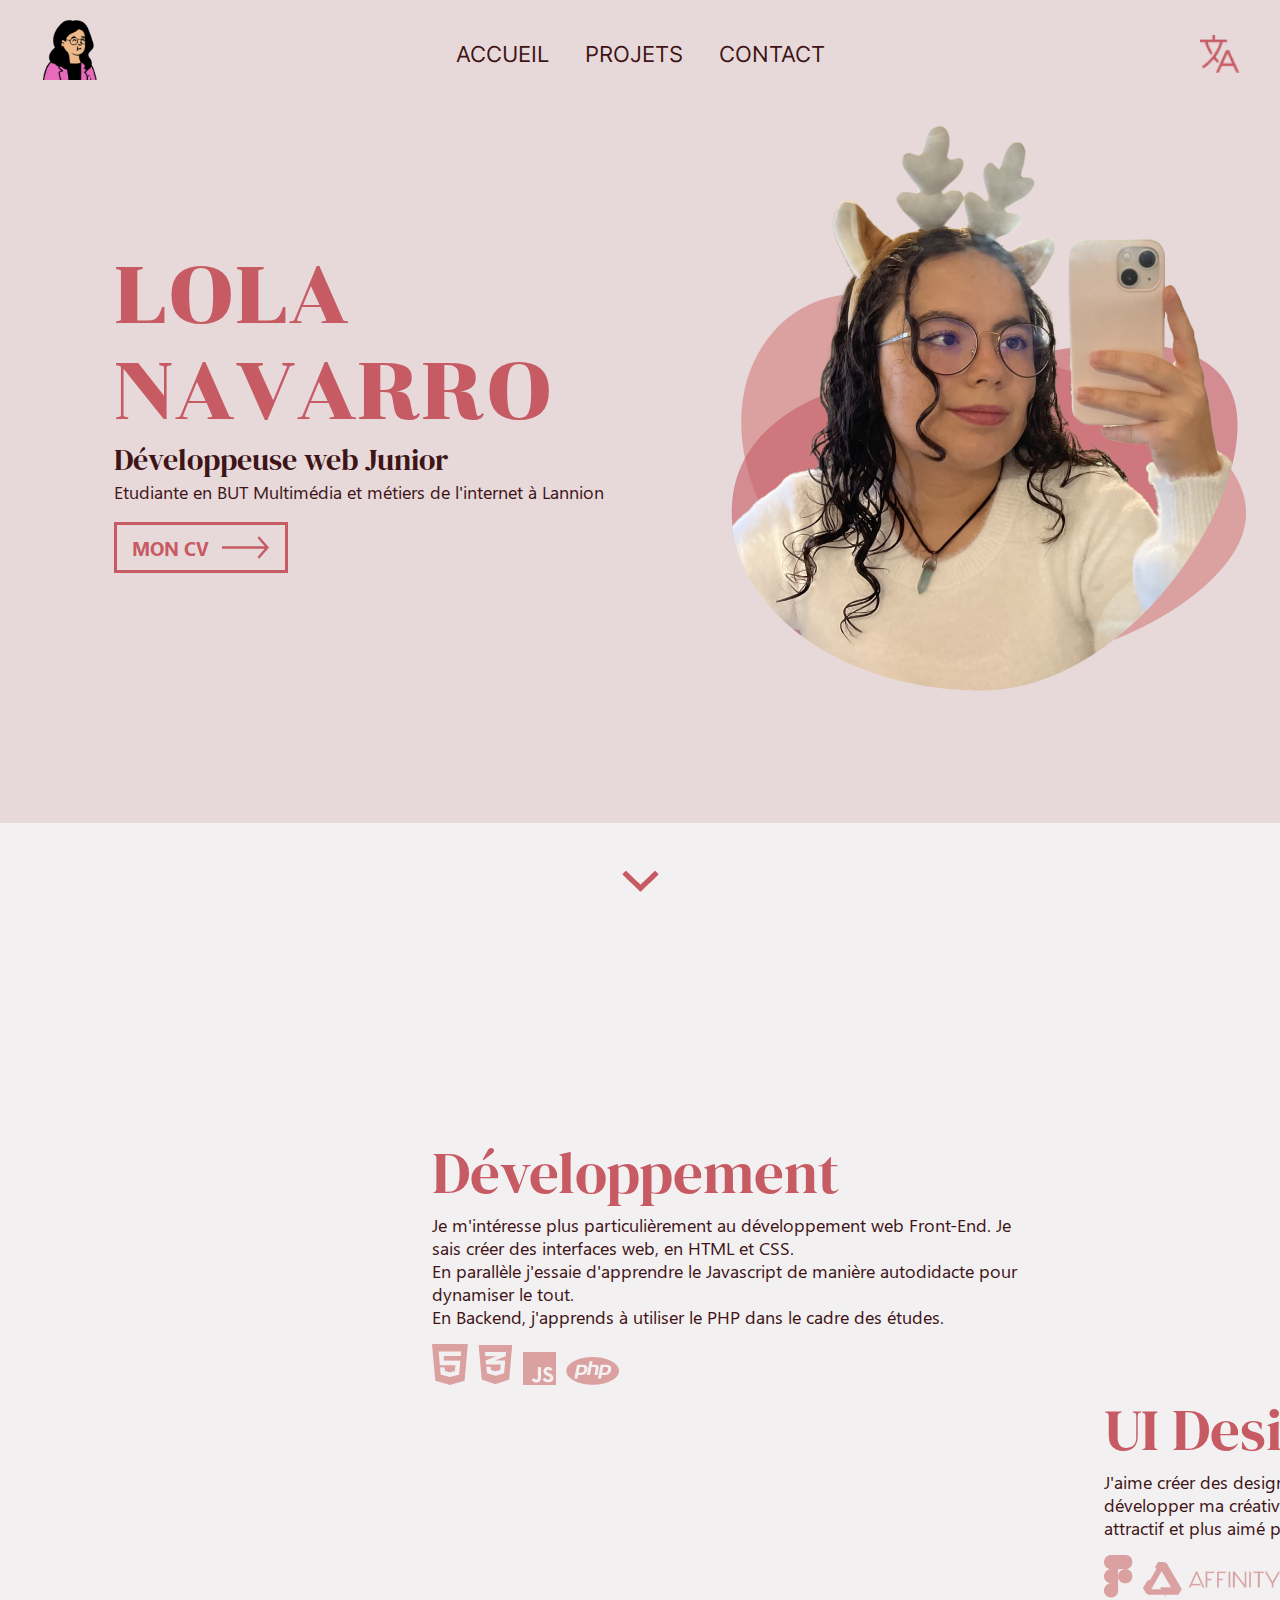
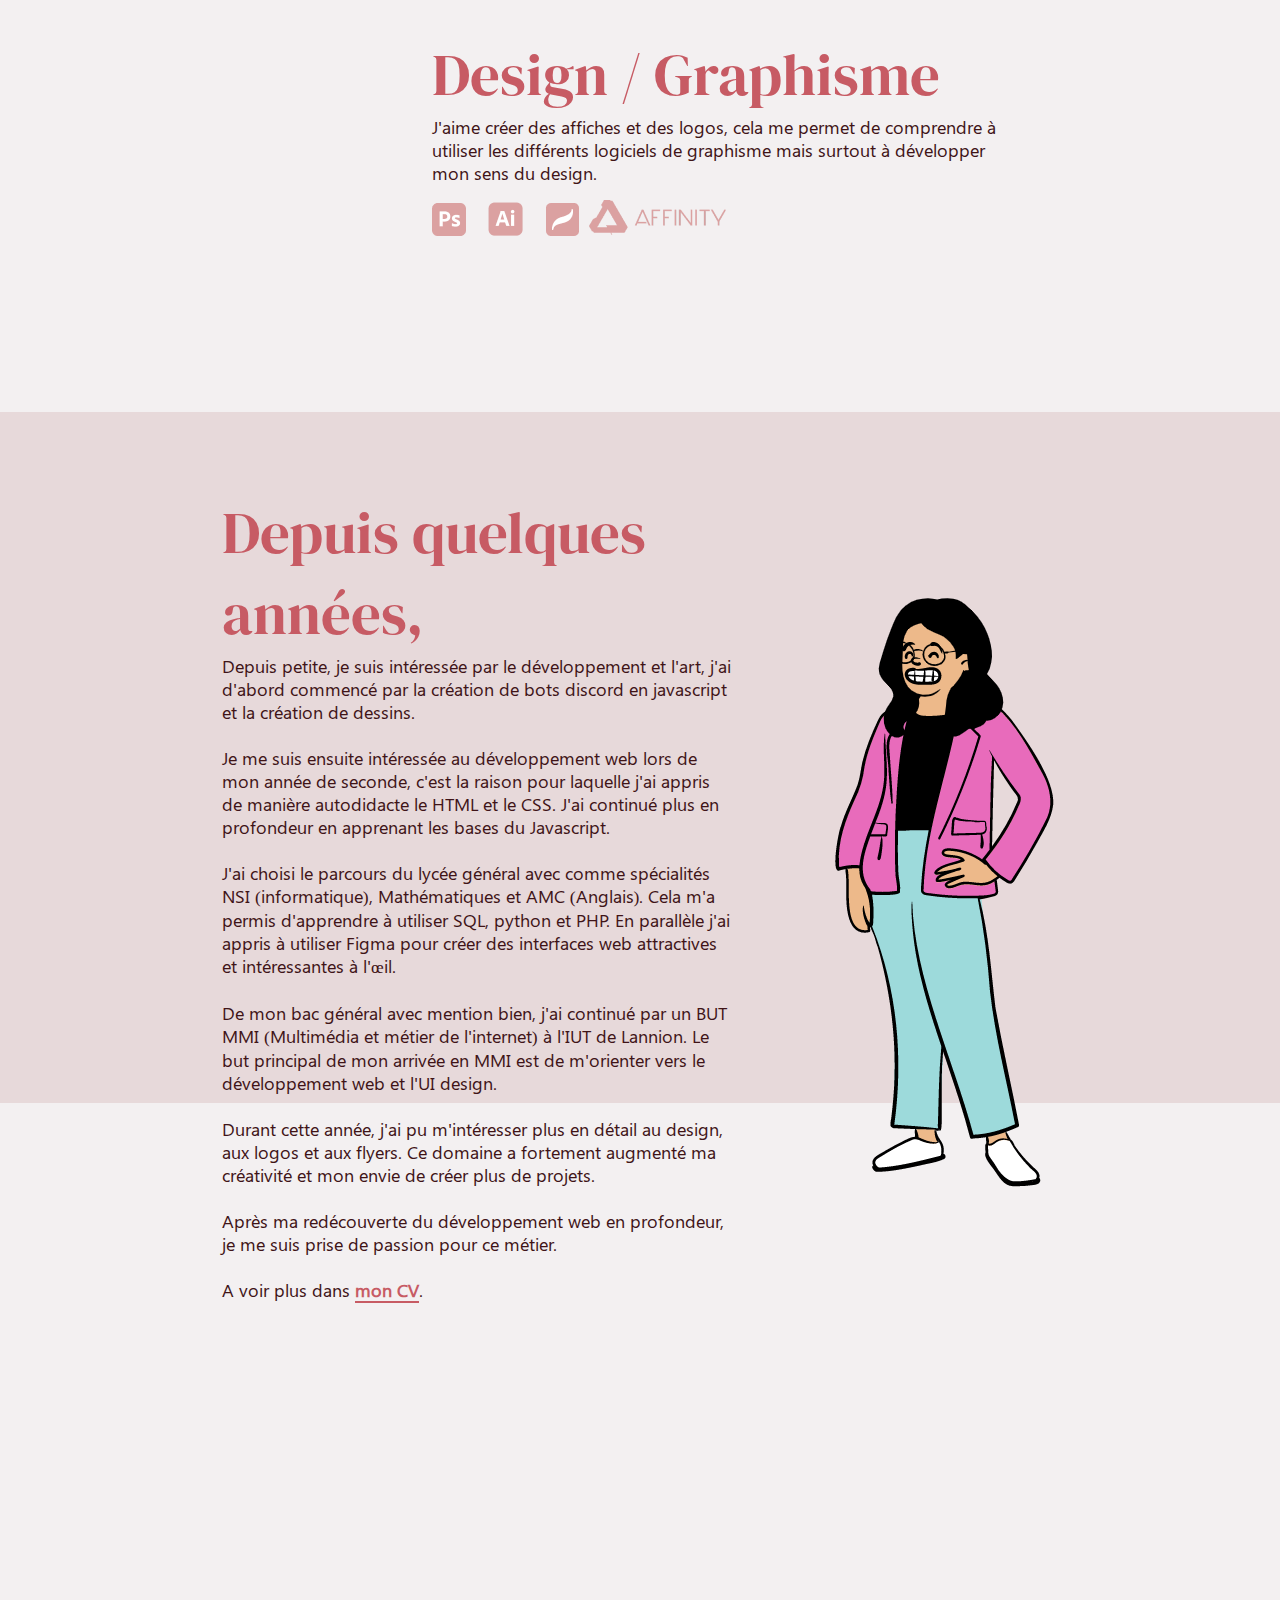
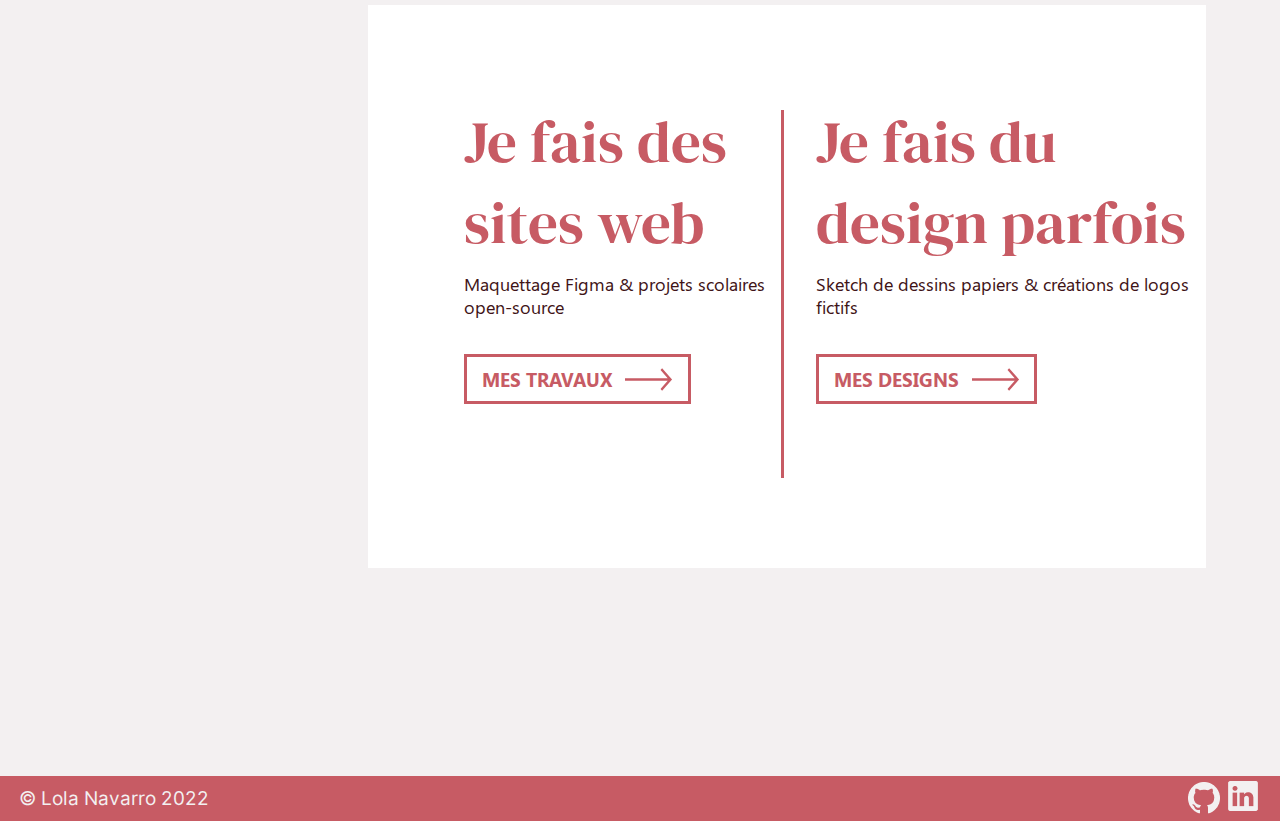
<file: index.html>
<!DOCTYPE html>
<html lang="fr">
<head>
    <meta charset="UTF-8">
    <title>Lola Navarro | Accueil</title>

    <link rel="stylesheet" href="src/style/style.css">
    <link rel="icon" type='image/png' href="src/img/Logo.png">
</head>
<body>
    <header class="background">
        <img src="src/img/Logo.png" alt="Logo">
        <nav>
            <ul>
                <li><a href="#">Accueil</a></li>
                <li><a href="pages/projects.html">Projets</a></li>
                <li><a href="pages/contact.html">Contact</a></li>
            </ul>
        </nav>
        <img src="src/img/Translate.png" alt="Translate">
        <ul>
            <li>FR</li>
            <li>EN</li>
        </ul>
    </header>
    
    <main>
        <div id="home">
            <div id="info">
                <h1>LOLA NAVARRO</h1>
                <h3>Développeuse web Junior</h3>
                <p>Etudiante en BUT Multimédia et métiers de l'internet à Lannion</p>

                <button id="CV">MON CV
                    <img src="src/img/Arrow.svg" alt>
                </button>
            </div>
            
            <div>
                <img src="src/img/PP.png" alt>
            </div>
        </div>

        <img id="scroll" src="src/img/ScrollDown.png" alt>

        <div id="skills">
            <div id="developpement">
                <h2>Développement</h2>
                <p>Je m'intéresse plus particulièrement au développement web Front-End. Je sais créer des interfaces web, en HTML et CSS. 
                </br>En parallèle j'essaie d'apprendre le Javascript de manière autodidacte pour dynamiser le tout. 
                </br>En Backend, j'apprends à utiliser le PHP dans le cadre des études.
                </p>
                <div class="icon">
                    <img src="src/img/Icon Logiciels/HTML.png" alt="HTML">
                    <img src="src/img/Icon Logiciels/CSS.png" alt="CSS">
                    <img src="src/img/Icon Logiciels/Javascript.png" alt="Javascript">
                    <img src="src/img/Icon Logiciels/PHP.png" alt="PHP">
                </div>
            </div>

            <div id="UI">
                <h2>UI Design</h2>
                <p>J'aime créer des design d'interfaces web, et surtout développer ma créativité pour créer un design plus attractif et plus aimé par les utilisateurs.</p>
                <div class="icon">
                    <img src="src/img/Icon Logiciels/Figma.png" alt="Figma">
                    <img src="src/img/Icon Logiciels/Affinity.png" alt="Affinity">
                </div>
            </div>

            <div id="design">
                <h2>Design / Graphisme</h2>
                <p>J'aime créer des affiches et des logos, cela me permet de comprendre à
                    utiliser les différents logiciels de graphisme mais surtout à développer mon sens du design.
                </p>
                <div class="icon">
                    <img src="src/img/Icon Logiciels/Photoshop.png" alt="Photoshop">
                    <img src="src/img/Icon Logiciels/Illustrator.png" alt="Illustrator">
                    <img src="src/img/Icon Logiciels/Procreate.png" alt="Procreate">
                    <img src="src/img/Icon Logiciels/Affinity.png" alt="Affinity">
                </div>
            </div>
        </div>

        <div class="background2"></div>
        <div id="life">
            <div id="right_container">
                <h2>Depuis quelques années,</h2>
                <p>Depuis petite, je suis intéressée par le développement et l'art, j'ai d'abord commencé par la création de bots discord en javascript et la création de dessins.
                </br></br>
                Je me suis ensuite intéressée au développement web lors de mon année de seconde, c'est la raison pour laquelle j'ai appris de manière autodidacte le HTML et le CSS.
                J'ai continué plus en profondeur en apprenant les bases du Javascript. 
                </br></br>
                J'ai choisi le parcours du lycée général avec comme spécialités NSI (informatique), Mathématiques et AMC (Anglais). Cela m'a permis d'apprendre à utiliser SQL, python et PHP. 
                En parallèle j'ai appris à utiliser Figma pour créer des interfaces web attractives et intéressantes à l'œil.
                </br></br>
                De mon bac général avec mention bien, j'ai continué par un BUT MMI (Multimédia et métier de l'internet) à l'IUT de Lannion. Le but principal de mon arrivée en MMI est de m'orienter vers le développement web et l'UI design.
                </br></br>    
                Durant cette année, j'ai pu m'intéresser plus en détail au design, aux logos et aux flyers. Ce domaine a fortement augmenté ma créativité et mon envie de créer plus de projets.
                </br></br>    
                Après ma redécouverte du développement web en profondeur, je me suis prise de passion pour ce métier.
                </br></br>    
                A voir plus dans <a href="src/img/CV.pdf" target="_blank" rel="noopener">mon CV</a>.
                </p>
            </div>

            <div>
                <img src="src/img/PetitMoi.png" alt="Petit personnage Lola">
            </div>                
        </div>

        <div id="travaux">
            <div>
                <h2>Je fais des sites web</h2>
                <p>Maquettage Figma & projets scolaires open-source</p>
                <button>MES  TRAVAUX
                    <img src="src/img/Arrow.svg" alt="Flèche">
                </button>
            </div>
            <span id="ligne"></span>
            <div>
                <h2>Je fais du design parfois</h2>
                <p>Sketch de dessins papiers & créations de logos fictifs</p>

                <button>MES DESIGNS
                    <img src="src/img/Arrow.svg" alt="Flèche">
                </button>
            </div>
        </div>
    </main>

    

    <script type="text/javascript">
        /* const translateButton = document.getElementById('translate');
        translateButton.onclick = () => {
            const toggled = translateButton.classList.toggle("acitve");
            document.querySelector('header>ul')
                .style.display = toggled ? "block" : "none";
        }; */
        const bouton = document.getElementById('CV');
        bouton.addEventListener("click", function() {
            window.open("src/img/CV.pdf", "_blank");
        });
    </script>
    <footer>
        <span>&copy; Lola Navarro 2022</span>
        <nav>
            <a id="lien_github" href="https://github.com/Lola0810"><img src="src/img/GitHub.png" alt="Github"></a>
            <a id="len_linkedIn" href="https://www.linkedin.com/in/lola-navarro/"><img src="src/img/LinkedIn.png" alt="LinkedIn"></a>            
        </nav>
    </footer>
</body>
</html>
</file>
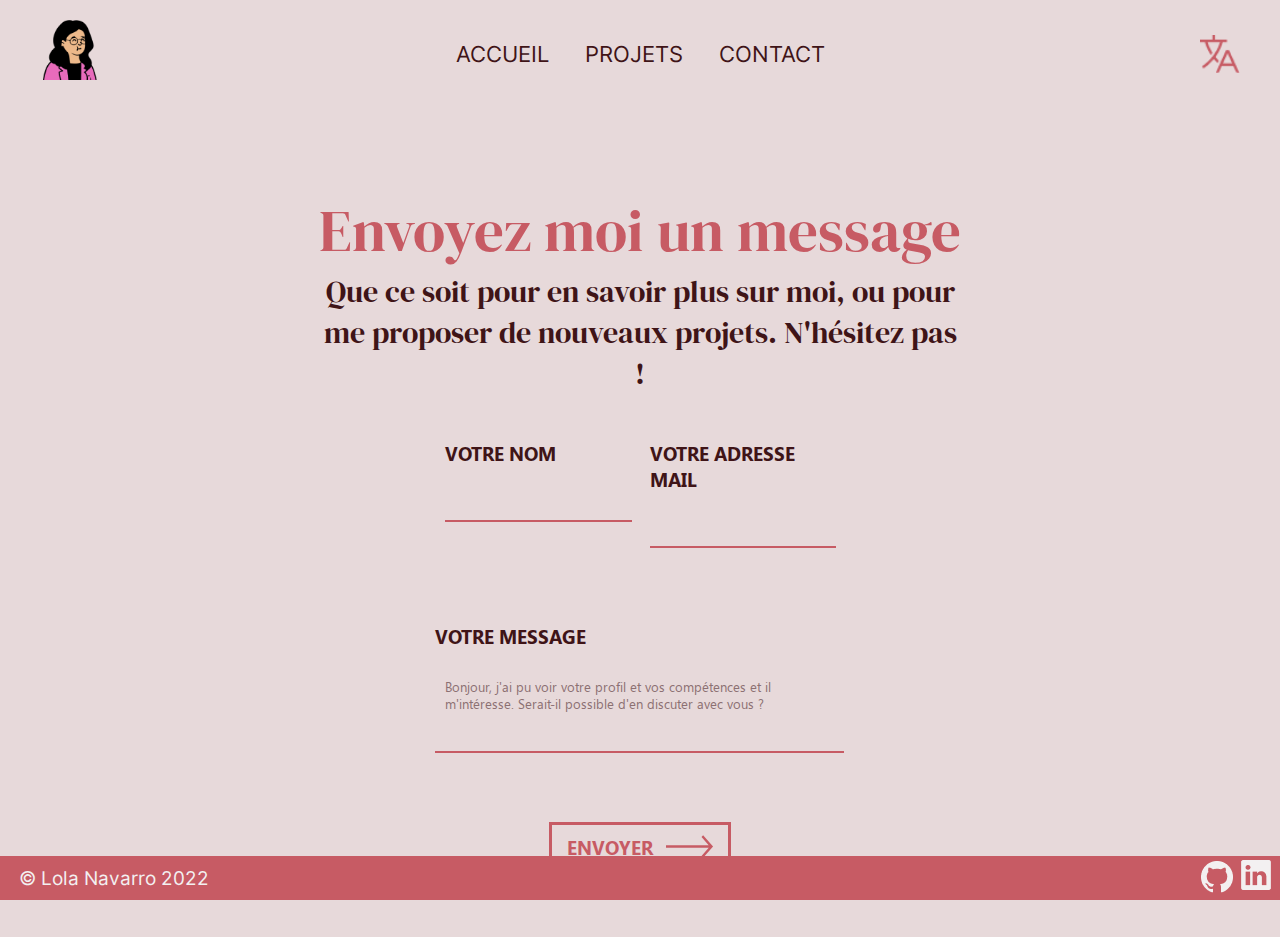
<file: pages/contact.html>
<!DOCTYPE html>
<html lang="fr">
<head>
    <meta charset="UTF-8">
    <title>Lola Navarro | Contact</title>
    <link rel="stylesheet" href="../src/style/style.css">
</head>
<body id="contact">
    <header>
        <img src="../src/img/Logo.png" alt="Logo">
        <nav>
            <ul>
                <li><a href="../index.html">Accueil</a></li>
                <li><a href="projects.html">Projets</a></li>
                <li><a href="#">Contact</a></li>
            </ul>
        </nav>
        <img src="../src/img/Translate.png" alt="Translate">
        <ul>
            <li>FR</li>
            <li>EN</li>
        </ul>
    </header>

    <main>
        <div id="message">
            <div id="infos">
                <h2>Envoyez moi un message</h2>
                <h3>Que ce soit pour en savoir plus sur moi, ou pour me proposer de nouveaux projets. N'hésitez pas ! </h3>    
            </div>
            
            <form id="formulaire">
                <div class="inline">
                    <div id="name">
                        <label for="name">VOTRE NOM</label>
                        <input type="text" name="name"/>
                    </div>
    
                    <div id="email">
                        <label for="email">VOTRE ADRESSE MAIL</label>
                        <input type="email" name="email"/>
                    </div>
                </div>
            
                <div id="message">
                    <label for="message">VOTRE MESSAGE</label>
                    <textarea name="message" placeholder= "Bonjour, j'ai pu voir votre profil et vos compétences et il m'intéresse. Serait-il possible d'en discuter avec vous ?"></textarea>
                </div>
                
                <button type="submit" name="envoie">
                    ENVOYER
                    <img src="../src/img/Arrow.svg" alt="Flèche">
                </button>
            </form>
        </div>
    </main>
    
    <footer>
        <span>&copy; Lola Navarro 2022</span>
        <nav>
            <a href="https://github.com/Lola0810"><img src="../src/img/GitHub.png" alt="Github"></a>
            <a href="https://www.linkedin.com/in/lola-navarro/"><img src="../src/img/LinkedIn.png" alt="LinkedIn"></a>            
        </nav>
    </footer>
</body>
</html>
</file>
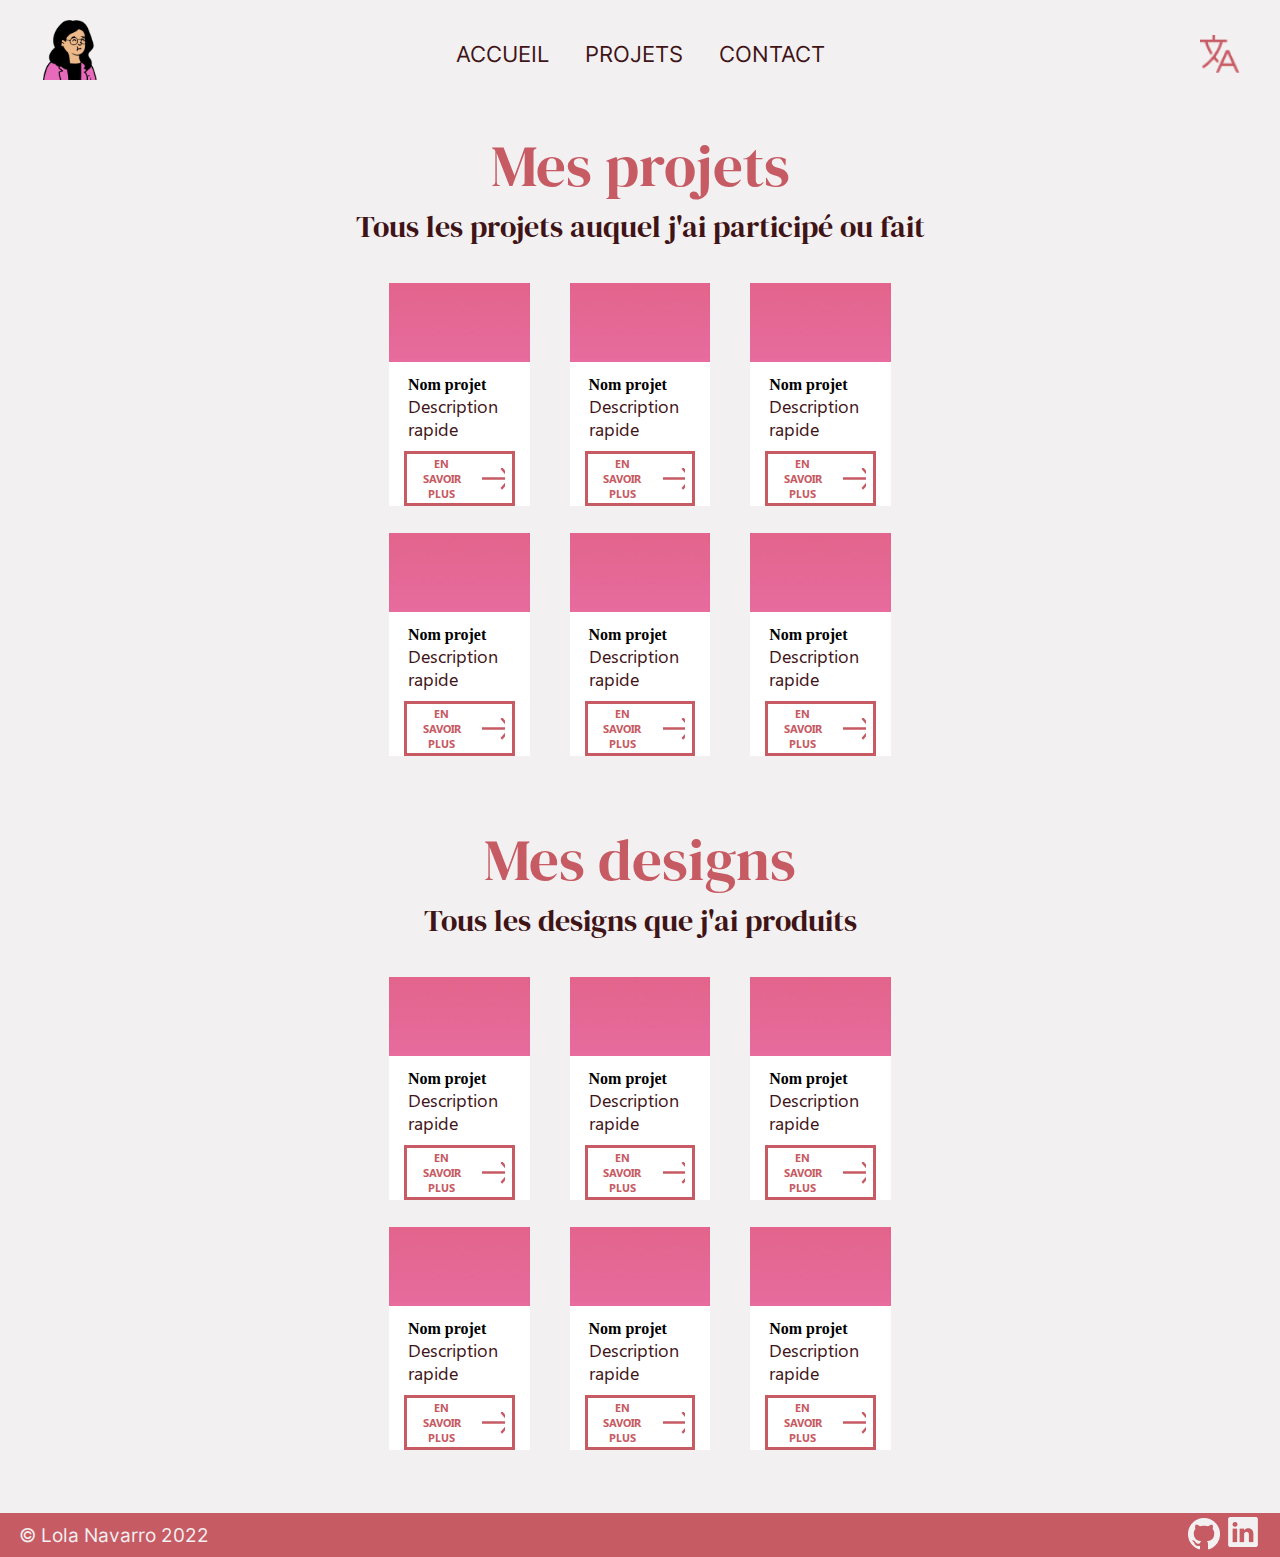
<file: pages/projects.html>
<!DOCTYPE html>
<html lang="fr">
<head>
    <meta charset="UTF-8">
    <title>Lola Navarro | Projets</title>

    <link rel="stylesheet" href="../src/style/style.css">
</head>
<body>
    <header>
        <img src="../src/img/Logo.png" alt="Logo">
        <nav>
            <ul>
                <li><a href="../index.html">Accueil</a></li>
                <li><a href="#">Projets</a></li>
                <li><a href="contact.html">Contact</a></li>
            </ul>
        </nav>
        <img src="../src/img/Translate.png" alt="Translate">
        <ul>
            <li>FR</li>
            <li>EN</li>
        </ul>
    </header>

    <main>
        <div class="projets">
            <h2>Mes projets</h2>
            <h3>Tous les projets auquel j'ai participé ou fait</h3>
            <div class="container_cards">
                <div class="card">
                    <div class="image">
                        <img src="../src/img/image.jpg" alt>
                    </div>
                    <div class="description">
                        <h4>Nom projet</h4>
                        <p>Description rapide</p>
                    </div>

                    <div class="flex_right">
                        <button class="seemore">EN SAVOIR PLUS
                            <img src="../src/img/Arrow.svg" alt>
                        </button>
                    </div>
                    <div class="pop_up">
                    </div>
                </div>

                <div class="card">
                    <div class="image">
                        <img src="../src/img/image.jpg" alt>
                    </div>
                    <div class="description">
                        <h4>Nom projet</h4>
                        <p>Description rapide</p>
                    </div>

                    <div class="flex_right">
                        <button class="seemore">EN SAVOIR PLUS
                            <img src="../src/img/Arrow.svg" alt>
                        </button>
                    </div>
                    <div class="pop_up">
                    </div>
                </div>

                <div class="card">
                    <div class="image">
                        <img src="../src/img/image.jpg" alt>
                    </div>
                    <div class="description">
                        <h4>Nom projet</h4>
                        <p>Description rapide</p>
                    </div>

                    <div class="flex_right">
                        <button class="seemore">EN SAVOIR PLUS
                            <img src="../src/img/Arrow.svg" alt>
                        </button>
                    </div>
                    <div class="pop_up">
                    </div>
                </div>

                <div class="card">
                    <div class="image">
                        <img src="../src/img/image.jpg" alt>
                    </div>
                    <div class="description">
                        <h4>Nom projet</h4>
                        <p>Description rapide</p>
                    </div>

                    <div class="flex_right">
                        <button class="seemore">EN SAVOIR PLUS
                            <img src="../src/img/Arrow.svg" alt>
                        </button>
                    </div>
                    <div class="pop_up">
                    </div>
                </div>

                <div class="card">
                    <div class="image">
                        <img src="../src/img/image.jpg" alt>
                    </div>
                    <div class="description">
                        <h4>Nom projet</h4>
                        <p>Description rapide</p>
                    </div>

                    <div class="flex_right">
                        <button class="seemore">EN SAVOIR PLUS
                            <img src="../src/img/Arrow.svg" alt>
                        </button>
                    </div>
                    <div class="pop_up">
                    </div>
                </div>

                <div class="card">
                    <div class="image">
                        <img src="../src/img/image.jpg" alt>
                    </div>
                    <div class="description">
                        <h4>Nom projet</h4>
                        <p>Description rapide</p>
                    </div>

                    <div class="flex_right">
                        <button class="seemore">EN SAVOIR PLUS
                            <img src="../src/img/Arrow.svg" alt>
                        </button>
                    </div>
                    <div class="pop_up">
                    </div>
                </div>
            </div>
        </div>

        <div class="designs">
            <h2>Mes designs</h2>
            <h3>Tous les designs que j'ai produits</h3>
            <div class="container_cards">
                <div class="card">
                    <div class="image">
                       <img src="../src/img/image.jpg" alt>
                    </div>
                    <div class="description">
                        <h4>Nom projet</h4>
                        <p>Description rapide</p>
                    </div>

                    <div class="flex_right">
                        <button class="seemore">EN SAVOIR PLUS
                            <img src="../src/img/Arrow.svg" alt>
                        </button>
                    </div>
                    <div class="pop_up">
                    </div>
                    
                </div>
                <div class="card">
                    <div class="image">
                        <img src="../src/img/image.jpg" alt>
                    </div>
                    <div class="description">
                        <h4>Nom projet</h4>
                        <p>Description rapide</p>
                    </div>

                    <div class="flex_right">
                        <button class="seemore">EN SAVOIR PLUS
                            <img src="../src/img/Arrow.svg" alt>
                        </button>
                    </div>
                    <div class="pop_up">
                    </div>
                </div>

                <div class="card">
                    <div class="image">
                        <img src="../src/img/image.jpg" alt>
                    </div>
                    <div class="description">
                        <h4>Nom projet</h4>
                        <p>Description rapide</p>
                    </div>

                    <div class="flex_right">
                        <button class="seemore">EN SAVOIR PLUS
                            <img src="../src/img/Arrow.svg" alt>
                        </button>
                    </div>
                    <div class="pop_up">
                    </div>
                </div>

                <div class="card">
                    <div class="image">
                        <img src="../src/img/image.jpg" alt>
                    </div>
                    <div class="description">
                        <h4>Nom projet</h4>
                        <p>Description rapide</p>
                    </div>

                    <div class="flex_right">
                        <button class="seemore">EN SAVOIR PLUS
                            <img src="../src/img/Arrow.svg" alt>
                        </button>
                    </div>
                    <div class="pop_up">
                    </div>
                </div>

                <div class="card">
                    <div class="image">
                        <img src="../src/img/image.jpg" alt>
                    </div>
                    <div class="description">
                        <h4>Nom projet</h4>
                        <p>Description rapide</p>
                    </div>

                    <div class="flex_right">
                        <button class="seemore">EN SAVOIR PLUS
                            <img src="../src/img/Arrow.svg" alt>
                        </button>
                    </div>
                    <div class="pop_up">
                    </div>
                </div>
                <div class="card">
                    <div class="image">
                        <img src="../src/img/image.jpg" alt>
                    </div>
                    <div class="description">
                        <h4>Nom projet</h4>
                        <p>Description rapide</p>
                    </div>

                    <div class="flex_right">
                        <button class="seemore">EN SAVOIR PLUS
                            <img src="../src/img/Arrow.svg" alt>
                        </button>
                    </div>
                    <div class="pop_up">
                    </div>
                </div>
            </div>
        </div>
    </main>

    <footer>
        <span>&copy; Lola Navarro 2022</span>
        <nav>
            <a href="https://github.com/Lola0810"><img src="../src/img/GitHub.png" alt="Github"></a>
            <a href="https://www.linkedin.com/in/lola-navarro/"><img src="../src/img/LinkedIn.png" alt="LinkedIn"></a>            
        </nav>
    </footer>
</body>
</html>
</file>
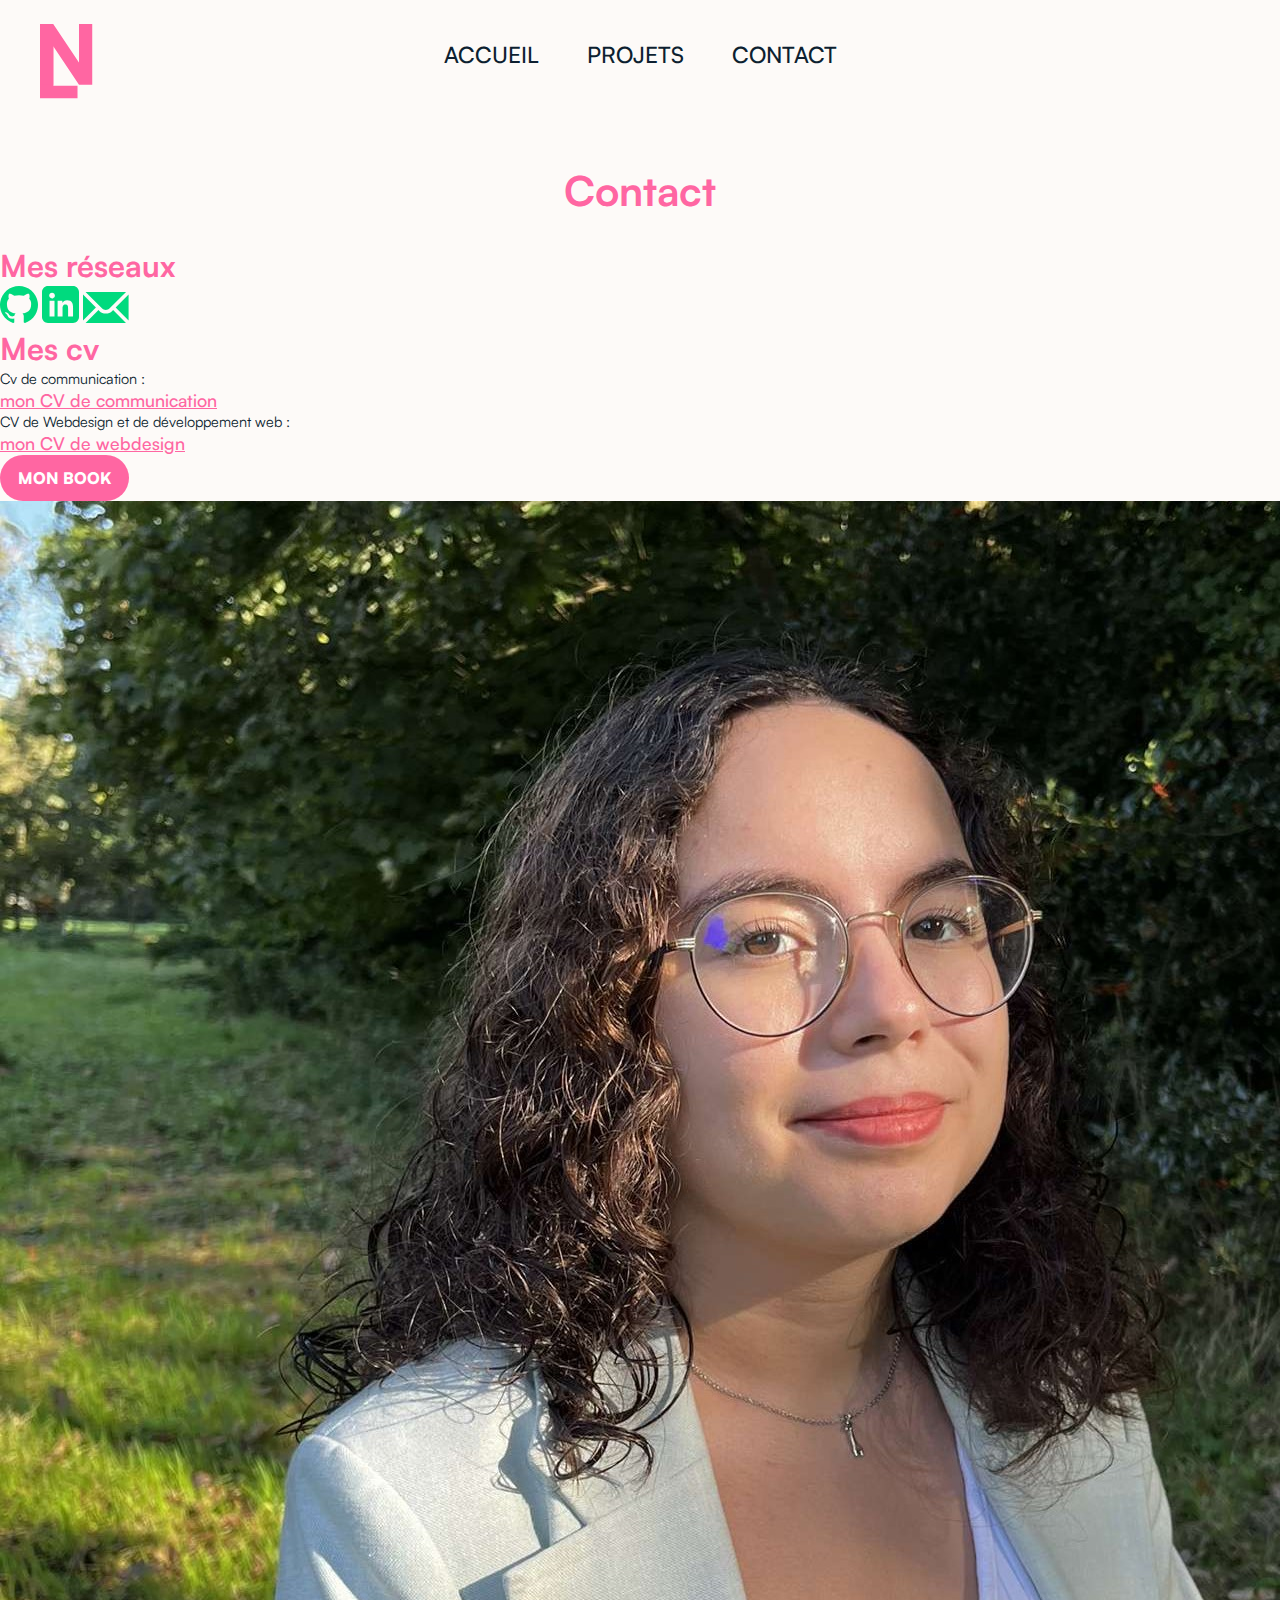
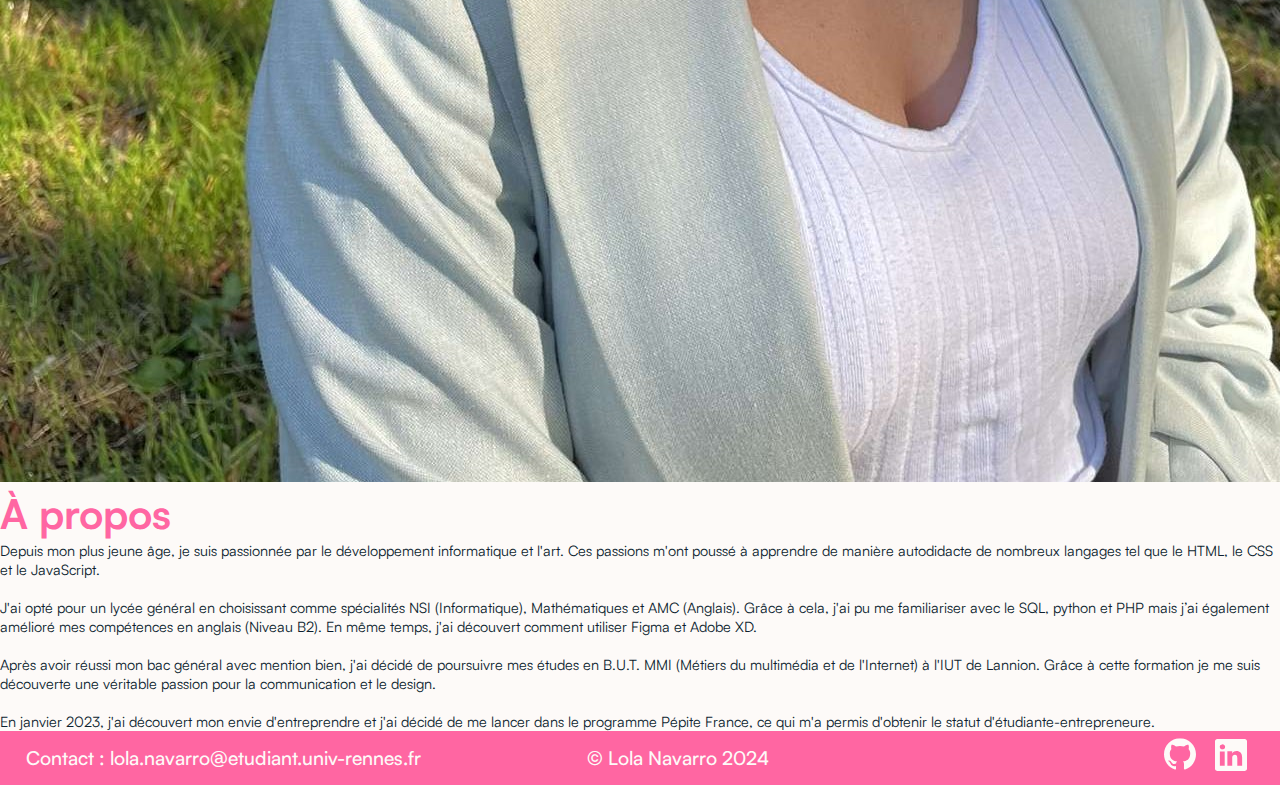
<file: views/contactold.html>
<!DOCTYPE html>
<html lang="fr">
<head>
    <meta charset="UTF-8">
    <title>Lola - Portfolio</title>

    <link rel="stylesheet" href="../assets/style.css">
    <link rel="icon" type="image/png" href="../assets/images/butterfly.svg">
</head>
<body>
    <section class="main-content">
    <header>
        <img src="../assets/images/logo.svg" alt>

        <nav>
            <ul>
                <li><a href="../index.html">Accueil</a></li>
                <li><a href="projects.html">Projets</a></li>
                <li><a href="#">Contact</a></li>
            </ul>
        </nav>
    </header>

    <main>
        <h2 class="contactme">Contact</h2>
        <div id="contact2">
            <div>
                <h3>Mes réseaux</h3>
                <a href="https://github.com/Lola0810"><img src="../assets/images/github_green.svg" alt="Mon Github"></a>
                <a href="https://www.linkedin.com/in/lola-navarro/"><img src="../assets/images/linkedin_green.svg" alt="Mon LinkedIn"></a>
                <a href="mailto:lola.navarro@etudiant.univ-rennes.fr"><img src="../assets/images/mail.svg" alt="Mon email"></a>
            </div>
            <span id="ligne_verticale"></span>

            <!-- Designs -->
            <div>
                <h3>Mes cv</h3>
                <ul class="list-cv">
                    <li class="list-cv">
                        <p>Cv de communication : </p><a href="../assets/images/Lola_Navarro_Communication_CV.pdf" target="_blank">mon CV de communication</a>
                    </li>
                    <li class="list-cv">
                        <p>CV de Webdesign et de développement web : </p><a href="../assets/images/Lola_Navarro_WebDesign_CV.pdf" target="_blank">mon CV de webdesign</a>
                    </li>
                </ul>
                
                <a href="https://www.canva.com/design/DAF4v1audBw/pnIEMRp4sh6kSsLn5gXwcA/view?utm_content=DAF4v1audBw&utm_campaign=designshare&utm_medium=link&utm_source=editor">
                    <button id="bouton-design">MON BOOK</button>
                </a>
            </div>
        </div>
        <div class="propos">
            <img src="../assets/images/photo.JPG" alt>

            <div class="texte_desc">
                <h2>À propos</h2>

                <p>
                    Depuis mon plus jeune âge, je suis passionnée par le développement informatique et l'art. Ces passions m'ont poussé à apprendre de manière autodidacte de nombreux langages tel que le HTML, le CSS et le JavaScript. 
                    <br><br>
                    J'ai opté pour un lycée général en choisissant comme spécialités NSI (Informatique), Mathématiques et AMC (Anglais). Grâce à cela, j'ai pu me familiariser avec le SQL, python et PHP mais j’ai également amélioré mes compétences en anglais (Niveau B2). En même temps, j'ai découvert comment utiliser Figma et Adobe XD.
                    <br><br>
                    Après avoir réussi mon bac général avec mention bien, j'ai décidé de poursuivre mes études en B.U.T. MMI (Métiers du multimédia et de l'Internet) à l'IUT de Lannion. Grâce à cette formation je me suis découverte une véritable passion pour la communication et le design.
                    <br><br>
                    En janvier 2023, j'ai découvert mon envie d'entreprendre et j'ai décidé de me lancer dans le programme Pépite France, ce qui m'a permis d'obtenir le statut d'étudiante-entrepreneure. 
                </p>
            </div>
        </div>
    </main>
    </section>
    <footer>
        <span>Contact : lola.navarro@etudiant.univ-rennes.fr</span>

        <span>&copy; Lola Navarro 2024</span>
        
        <nav>
            <a id="lien_github" href="https://github.com/Lola0810"><img src="../assets/images/github.svg" alt="Clique ici pour voir mon github"></a>
            <a id="len_linkedIn" href="https://www.linkedin.com/in/lola-navarro/"><img src="../assets/images/linkedin.svg" alt="Clique ici pour voir mon linkedin"></a>            
        </nav>
    </footer>

    <script src="../assets/js/projects.js"></script>
    <script src="../assets/js/projectView.js"></script>
</body>
</html>
</file>
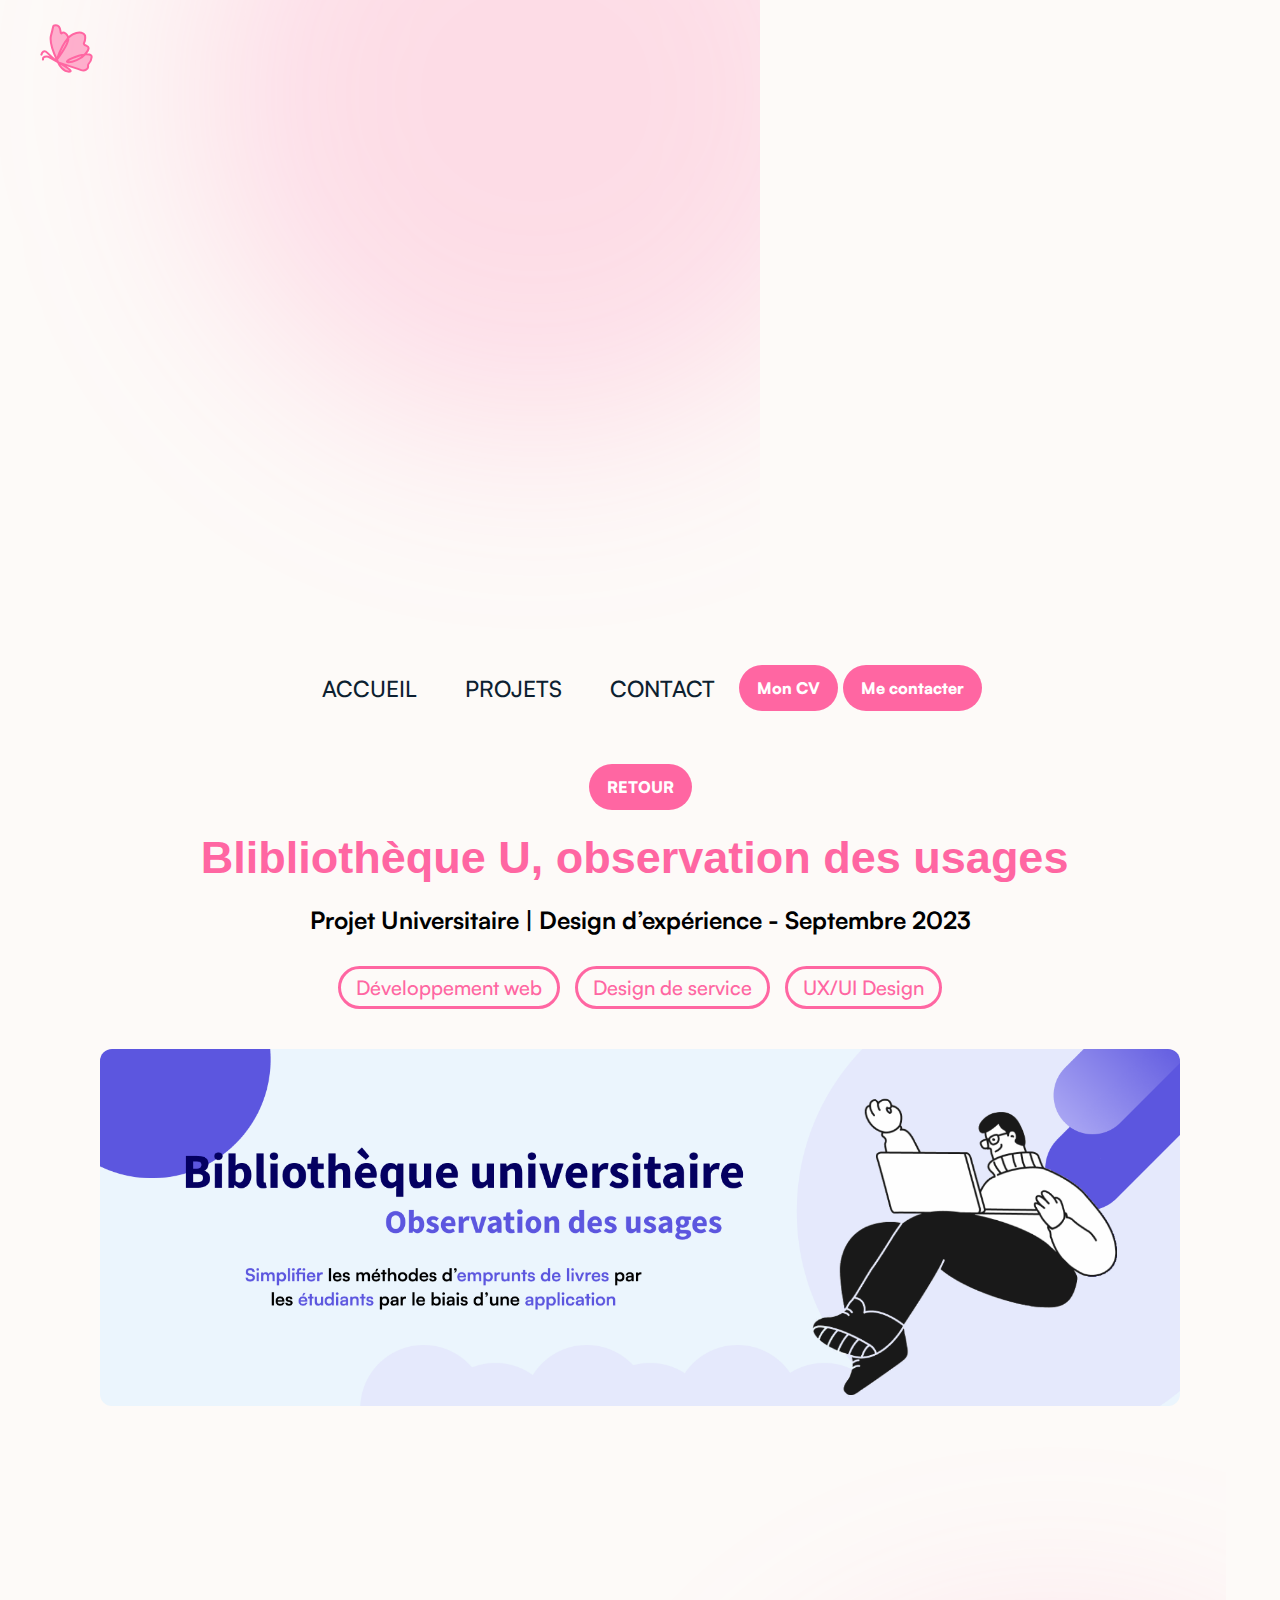
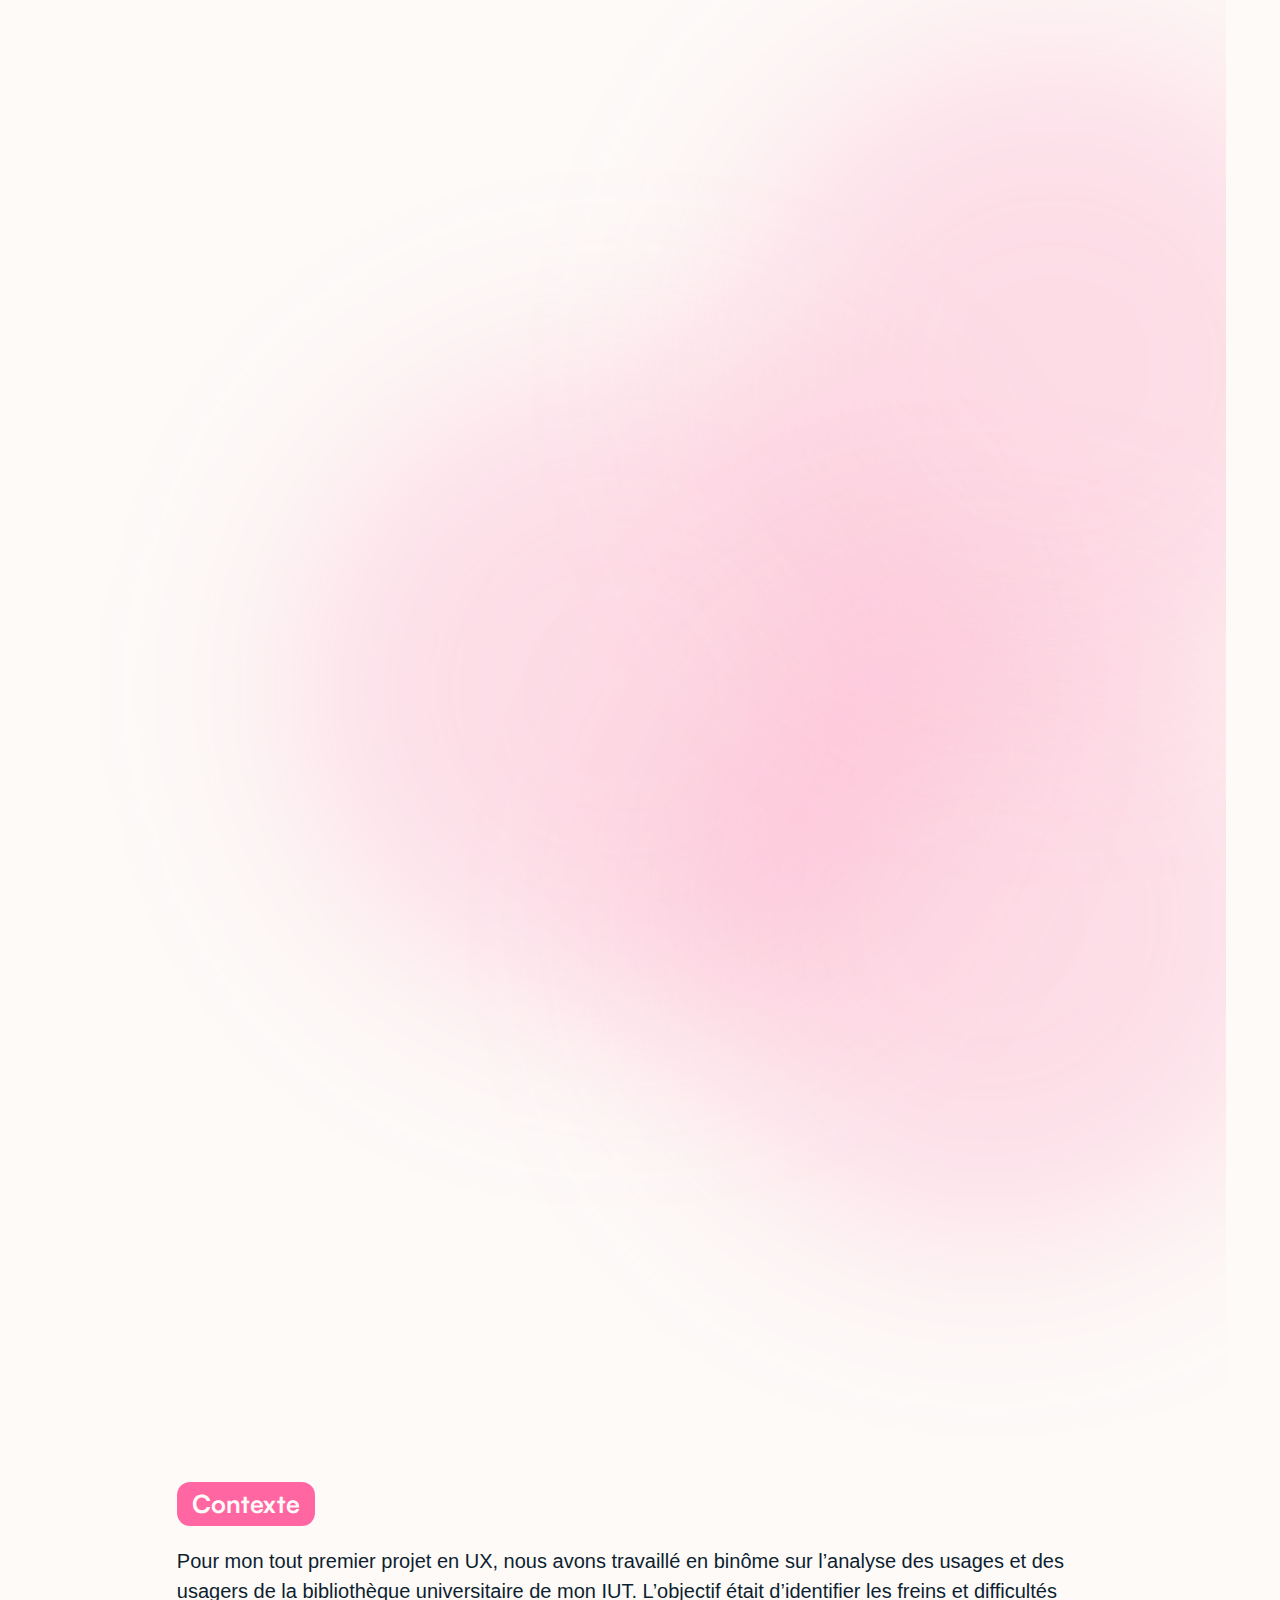
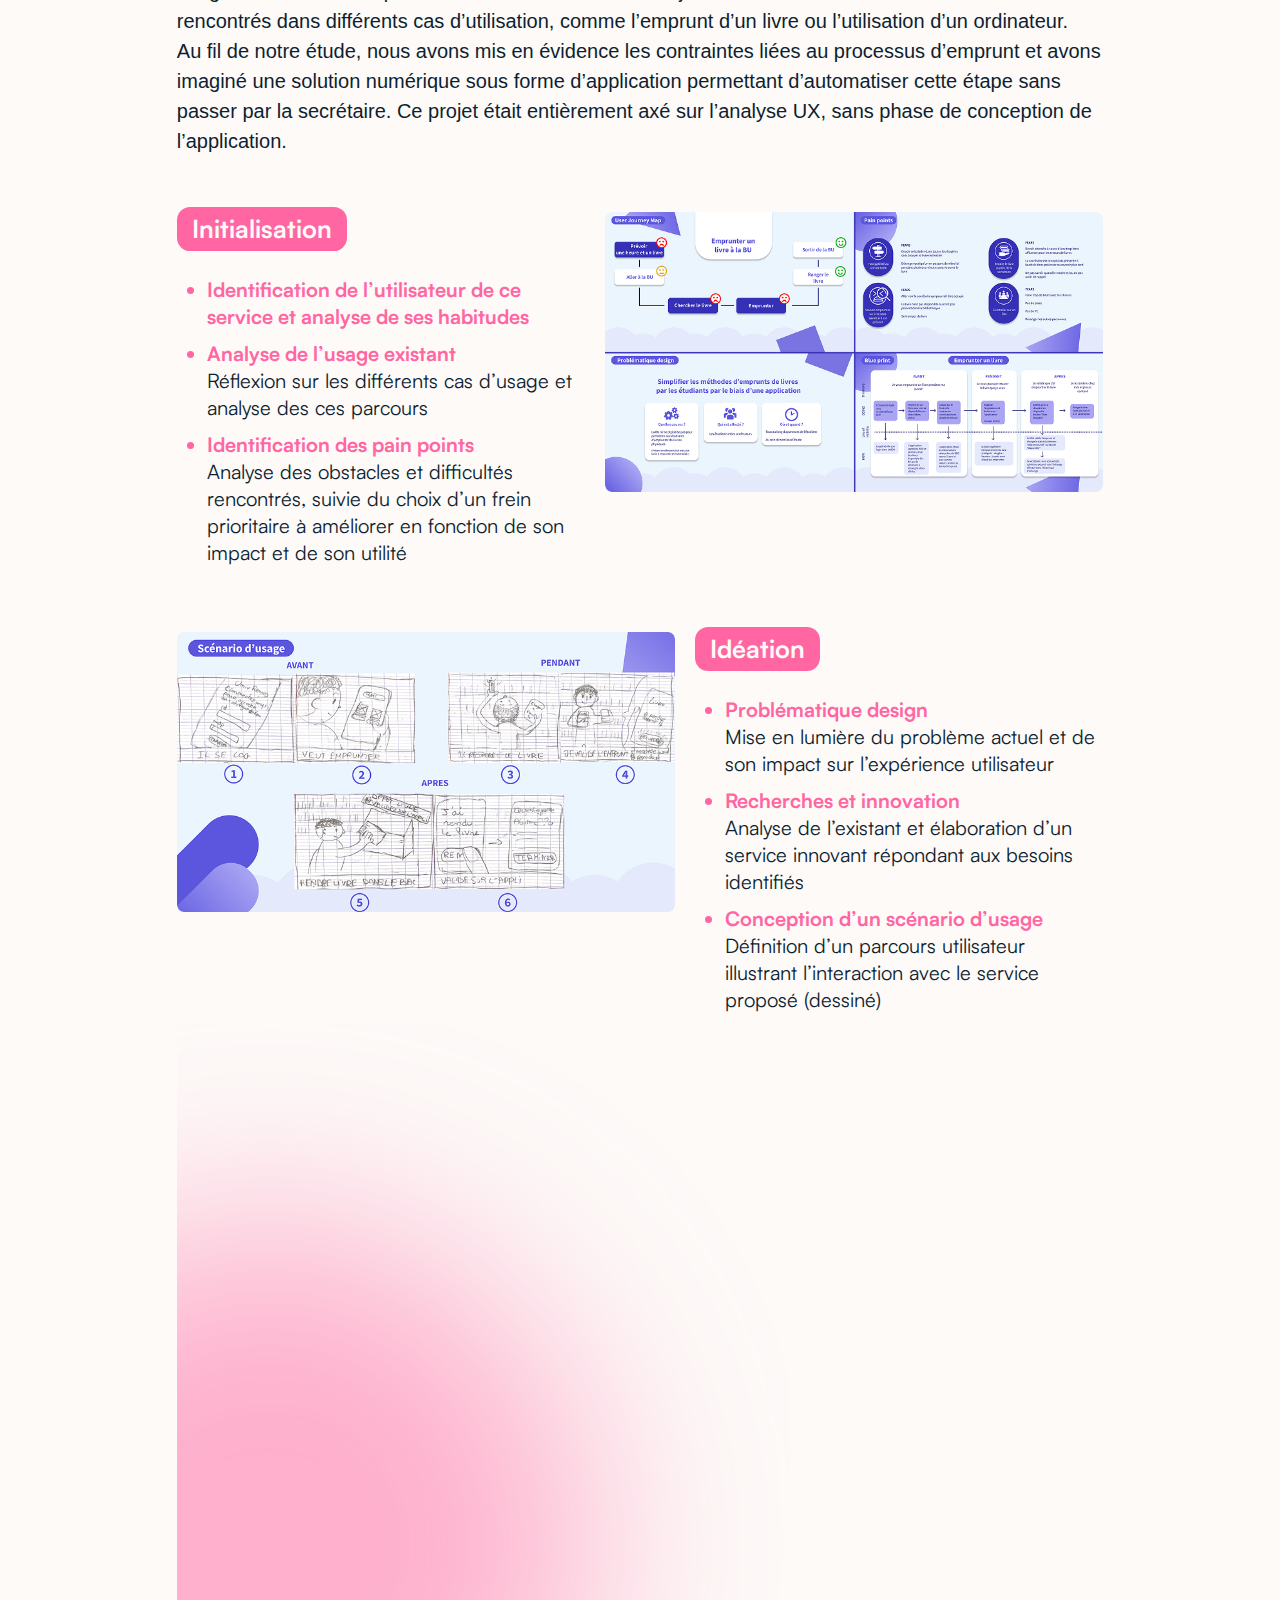
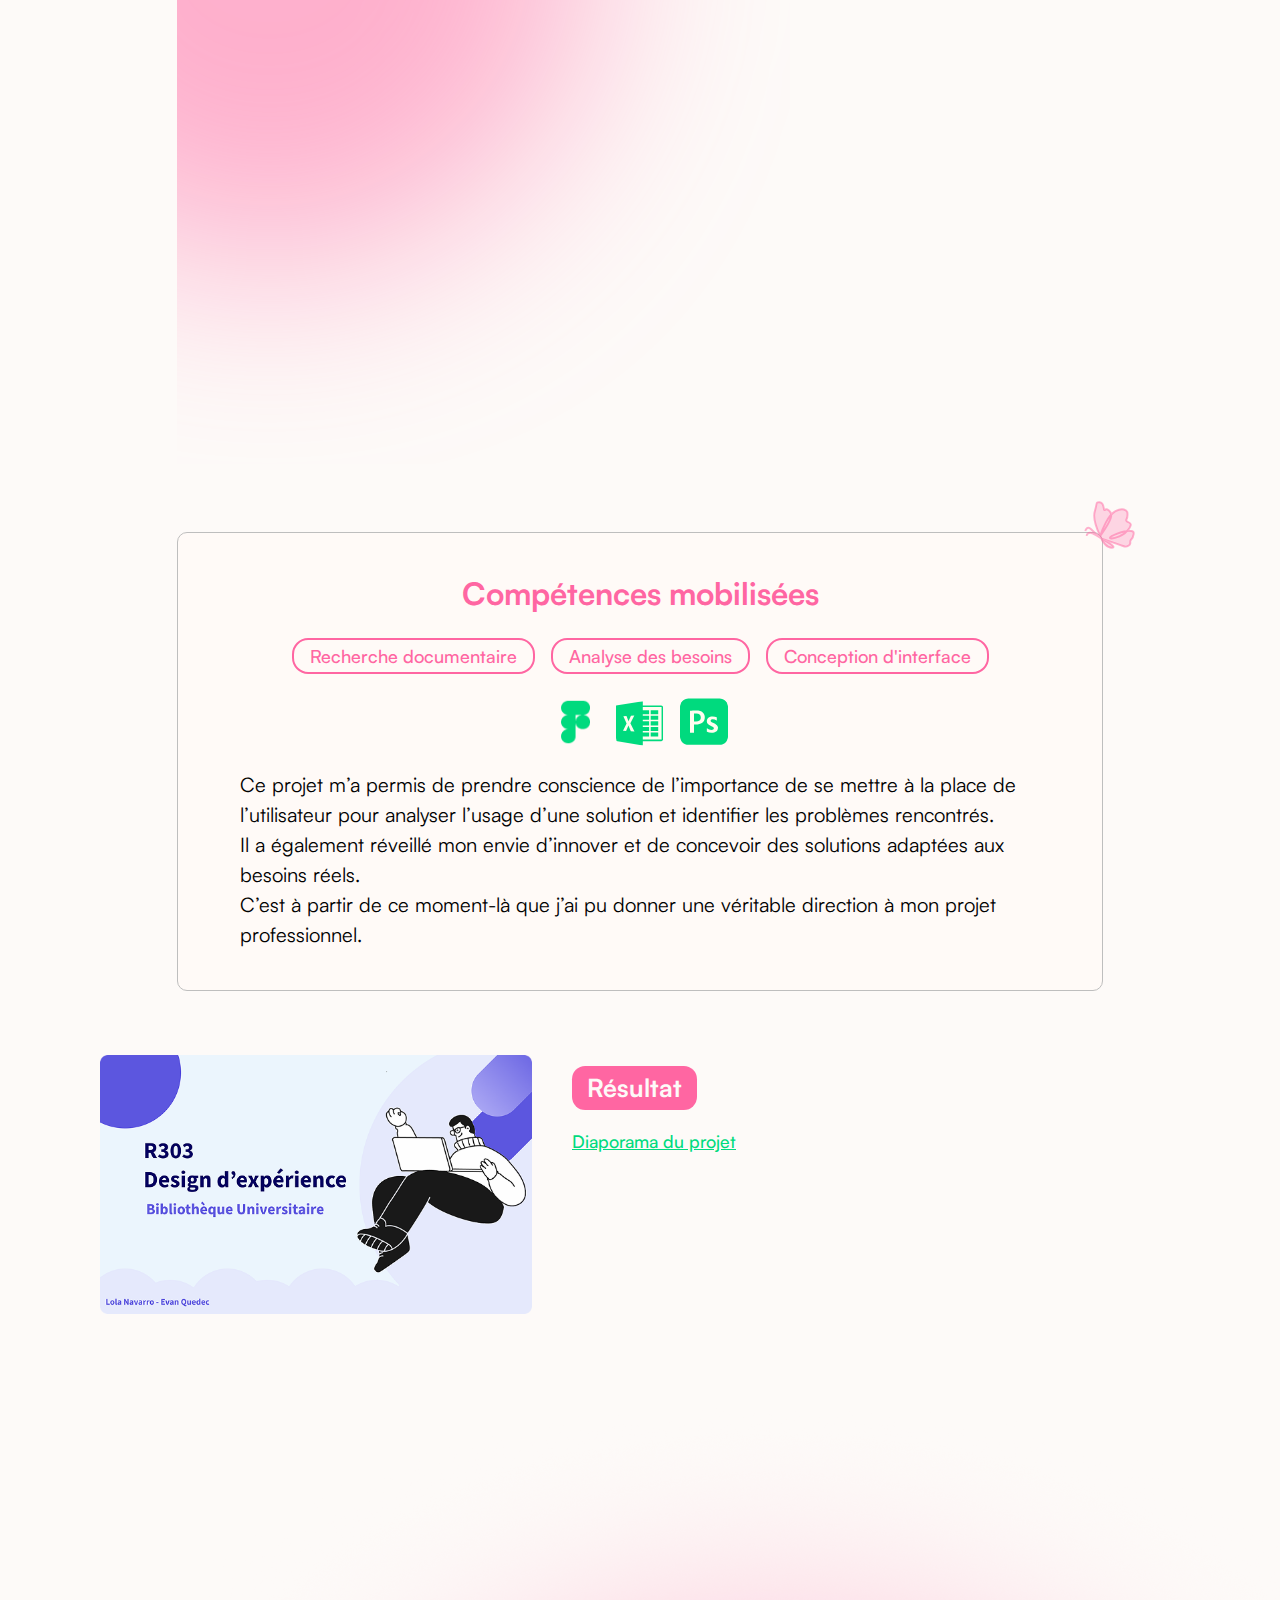
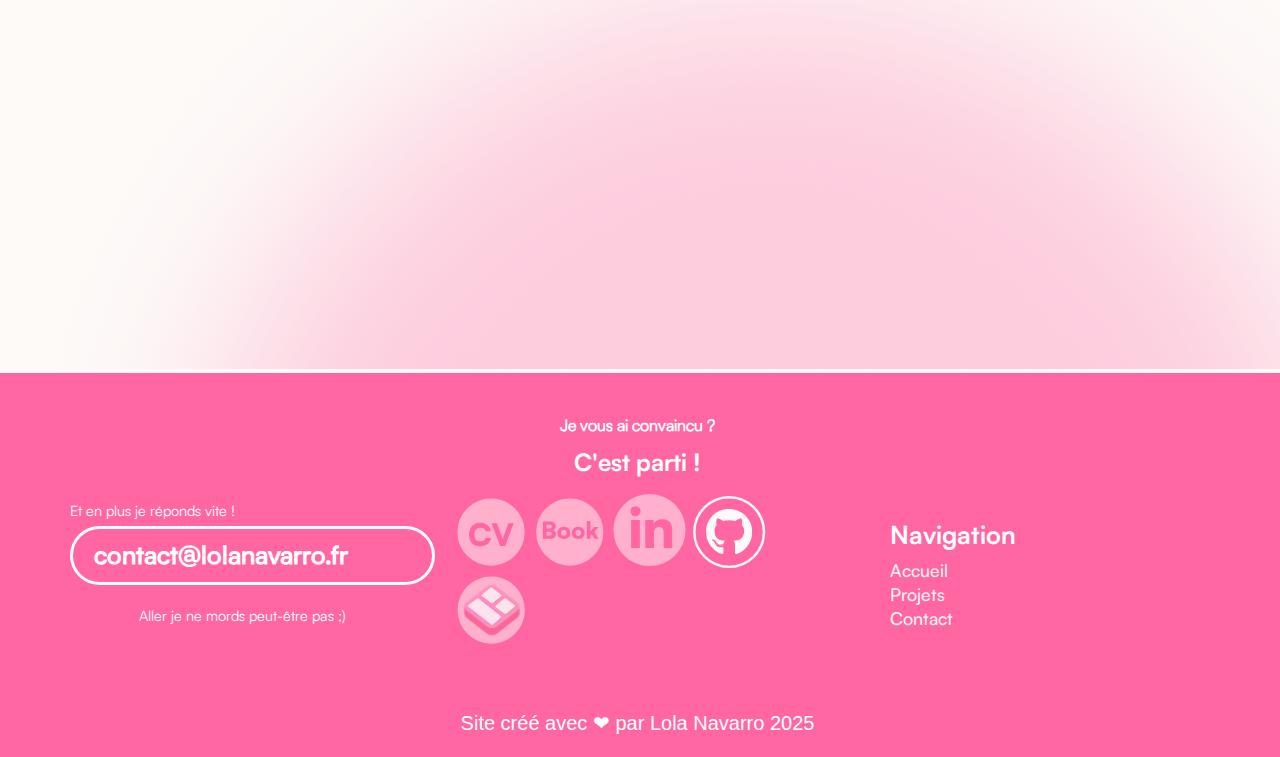
<file: views/projects/bibliotheque-u.html>
<!DOCTYPE html>
<html>
<head>
    <meta charset="UTF-8">
    <title>Lola - Portfolio</title>

    <link rel="stylesheet" href="../../style/project.css">
    <link rel="stylesheet" href="../../style/common.css">
    <link rel="icon" type="image/png" href="../../assets/images/icons/butterfly.svg">
    <script>
      const copyEmail = () => {
          const emailText = document.getElementById("emailText").textContent;
          navigator.clipboard.writeText(emailText).then(() => {
          }).catch(err => {
          console.error("Failed to copy email: ", err);
          });
      }
      </script>
</head>
<body>
  <section class="main-content">
    <img class="header-blur" src="../../assets/images/backgrounds/header_blur.svg" alt>
    <header>
      <img src="../../assets/images/icons/butterfly.svg" alt>
      <div class="placeholder"></div>
      <nav>
          <ul>
              <li><a href="../../index.html">Accueil</a></li>
              <li><a href="../projects.html">Projets</a></li>
              <li><a href="../contact.html">Contact</a></li>
          </ul>
      </nav>

      <div class="buttons-header">
          <a href="../../assets/pdf/CV_Lola_NAVARRO.pdf"><button class="button-moncv">Mon CV</button></a>
          <a href="../contact.html"><button class="button-contacter">Me contacter</button></a>
      </div>
  </header>
    <main class="container">
        <div class="project-header">
          <a href="../projects.html"><button>RETOUR</button></a>

          <h1 class="project-title">Blibliothèque U, observation des usages</h1>
          <p class="subtitle">Projet Universitaire | Design d’expérience - Septembre 2023</p>
        </div>
    
        <nav class="category-buttons">
          <div class="category-button">Développement web</div>
          <div class="category-button">Design de service</div>
          <div class="category-button">UX/UI Design</div>
        </nav>
    
        <div class="project-showcase">
          <img src="../../assets/images/projects/bibliotheque-u/banner.png" class="project-image">
        </div>

        <img class="two-blur" src="../../assets/images/backgrounds/2_blur.svg" alt>
        <section class="sub-container">
          <section class="context-section">
            <h2 class="context-heading">Contexte</h2>
            <p class="context-text">
              Pour mon tout premier projet en UX, nous avons travaillé en binôme sur l’analyse des usages et des usagers de la bibliothèque universitaire de mon IUT. L’objectif était d’identifier les freins et difficultés rencontrés dans différents cas d’utilisation, comme l’emprunt d’un livre ou l’utilisation d’un ordinateur. <br/>
              Au fil de notre étude, nous avons mis en évidence les contraintes liées au processus d’emprunt et avons imaginé une solution numérique sous forme d’application permettant d’automatiser cette étape sans passer par la secrétaire. Ce projet était entièrement axé sur l’analyse UX, sans phase de conception de l’application.
            </p>
          </section>

          
  
          <section class="mission-section">
            <div class="mission-container">
              <article class="mission-content">
                <div class="mission-text-container">
                  <h2 class="context-heading">Initialisation</h2>
                  <ul class="mission-list">
                    <li><span class="highlight">Identification de l’utilisateur de ce service et analyse de ses habitudes</span></li>
                    <li><span class="highlight">Analyse de l’usage existant</span> <br/>
                      Réflexion sur les différents cas d’usage et analyse des ces parcours</li>
                    <li><span class="highlight">Identification des pain points</span> <br/>
                      Analyse des obstacles et difficultés rencontrés, suivie du choix d’un frein prioritaire à améliorer en fonction de son impact et de son utilité</li>
                  </ul>
                </div>
              </article>
              <figure class="mission-image-wrapper">
                <img
                  src="../../assets/images/projects/bibliotheque-u/illu1.png"
                  alt="Mission project visual"
                  class="mission-image"
                />
              </figure>
            </div>
          </section>

          <section class="mission-section">
            <div class="mission-container">
              <figure class="mission-image-wrapper">
                <img
                  src="../../assets/images/projects/bibliotheque-u/illu2.png"
                  alt="Mission project visual"
                  class="mission-image"
                />
              </figure>

              <article class="mission-content">
                <div class="mission-text-container">
                  <h2 class="context-heading">Idéation</h2>
                  <ul class="mission-list">
                    <li><span class="highlight">Problématique design</span> <br/>
                      Mise en lumière du problème actuel et de son impact sur l’expérience utilisateur</li>
                    <li><span class="highlight">Recherches et innovation</span> <br/>
                      Analyse de l’existant et élaboration d’un service innovant répondant aux besoins identifiés</li>
                    <li><span class="highlight">Conception d’un scénario d’usage</span> <br/>
                      Définition d’un parcours utilisateur illustrant l’interaction avec le service proposé (dessiné)</li>
          
                  </ul>
                </div>
              </article>
            </div>
          </section>

          <img class="one-blur" src="../../assets/images/backgrounds/1_blur.svg" alt>

          <section class="competences-container">
            <img src="../../assets//images/icons/butterflyIcon.svg" alt="Butterfly icon" class="butterfly-icon">
            <h2 class="competences-title">Compétences mobilisées</h2>
          
            <div class="skills-container">
              <span class="skill-pill">Recherche documentaire</span>
              <span class="skill-pill">Analyse des besoins</span>
              <span class="skill-pill">Conception d'interface</span>
            </div>
          
            <div class="tools-container">
              <img class="tool-icon" src="../../assets/images/icons/figma.png"/>
              <img class="tool-icon" src="../../assets/images/icons/excel.svg"/>
              <img class="tool-icon" src="../../assets/images/icons/ps.svg"/>
            </div>
          
            <p class="competences-description">
              Ce projet m’a permis de prendre conscience de l’importance de se mettre à la place de l’utilisateur pour analyser l’usage d’une solution et identifier les problèmes rencontrés. <br/>
              Il a également réveillé mon envie d’innover et de concevoir des solutions adaptées aux besoins réels. <br/>
              C’est à partir de ce moment-là que j’ai pu donner une véritable direction à mon projet professionnel.
            </p>
          </section>

        </section>

        <section class="note-container">
          <div class="content-wrapper">
            <div class="image-column">
              <img
                src="../../assets/images/projects/bibliotheque-u/illu3.png"
                alt="Feature image"
                class="feature-image"
              />
            </div>
            <div class="text-column">
              <div class="text-content">
                <span class="context-heading">Résultat</span>
                <p class="note-description">
                  <a href="../../assets/pdf/Bibliothèque-Universitaire.pdf">Diaporama du projet</a>
                </p>
              </div>
            </div>
          </div>
        </section>
    </main>
  </section>




  <footer class="footer">
    <img class="footer-blur" src="../../assets/images/backgrounds/footer_blur.png" alt>
    <div class="footer-container">
      <div class="footer-content">
        <!-- Contact Section -->
        <section class="contact-section">
            <p class="quick-response">Et en plus je réponds vite !</p>
            <a id="emailText" class="email-container" onclick="copyEmail()">
              <span class="email-text">contact@lolanavarro.fr</span>
              <img
                src="../../assets/images/icons/copy-white.svg"
                alt="Email icon"
                class="email-icon"
              />
            </a>
            <div class="friendly-message">
              <img
                src="../../assets/images/icons/arrow.svg"
                alt="Message icon"
                class="message-icon"
              />
              <p class="message-text">Aller je ne mords peut-être pas ;)</p>
            </div>
          </section>

          <!-- CTA Section -->
          <section class="cta-section">
            <h2 class="cta-question">Je vous ai convaincu ?</h2>
            <p class="cta-action">C'est parti !</p>
            <div class="social-icons">
              <a href="#" aria-label="Social media link">
                <img
                  src="../../assets/images/icons/cv_footer_button.svg"
                  alt="Social media icon"
                  class="social-icon"
                />
              </a>
              <a href="#" aria-label="Social media link">
                <img
                  src="../../assets/images/icons/book_footer_button.svg"
                  alt="Social media icon"
                  class="social-icon"
                />
              </a>
              <a href="#" aria-label="Social media link">
                <img
                  src="../../assets/images/icons/linkedin_footer_button.svg"
                  alt="Social media icon"
                  class="social-icon"
                />
              </a>
              <a href="#" aria-label="Social media link">
                  <img
                    src="../../assets/images/icons/github_footer_button.svg"
                    alt="Social media icon"
                    class="social-icon"
                  />
              </a>
              <a href="#" aria-label="Social media link">
                  <img
                      src="../../assets/images/icons/bento_footer_button.svg"
                      alt="Social media icon"
                      class="social-icon"
                  />
              </a>
            </div>
            <p class="copyright">Site créé avec ❤ par Lola Navarro 2025</p>
          </section>

          <!-- Navigation Section -->
          <nav class="nav-section">
            <h2 class="nav-title">Navigation</h2>
            <div class="nav-links">
              <a href="../../index.html" style="color: inherit; text-decoration: none"
                >Accueil</a
              ><br />
              <a href="../projects.html" style="color: inherit; text-decoration: none"
                >Projets</a
              ><br />
              <a href="../contact.html" style="color: inherit; text-decoration: none"
                >Contact</a
              >
            </div>
          </nav>
      </div>
    </div>
</footer>
</body>
</html>
</file>
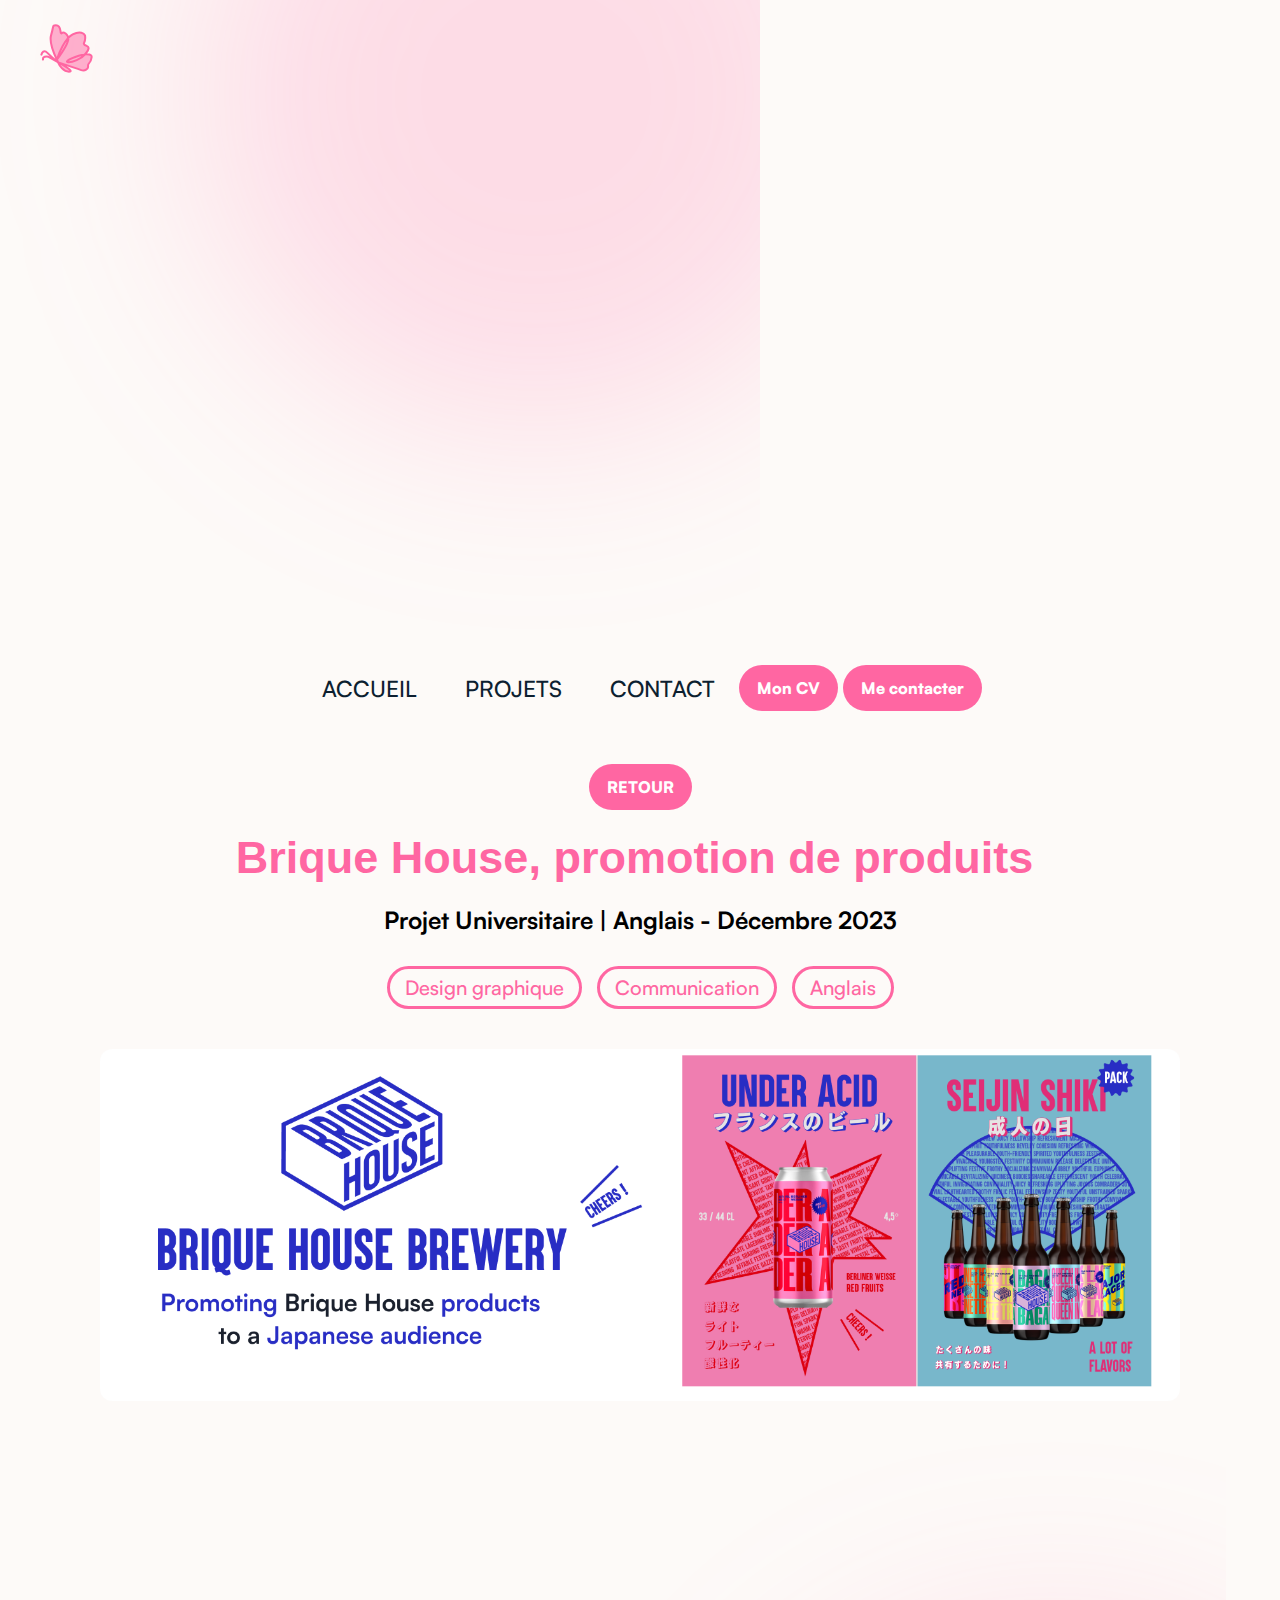
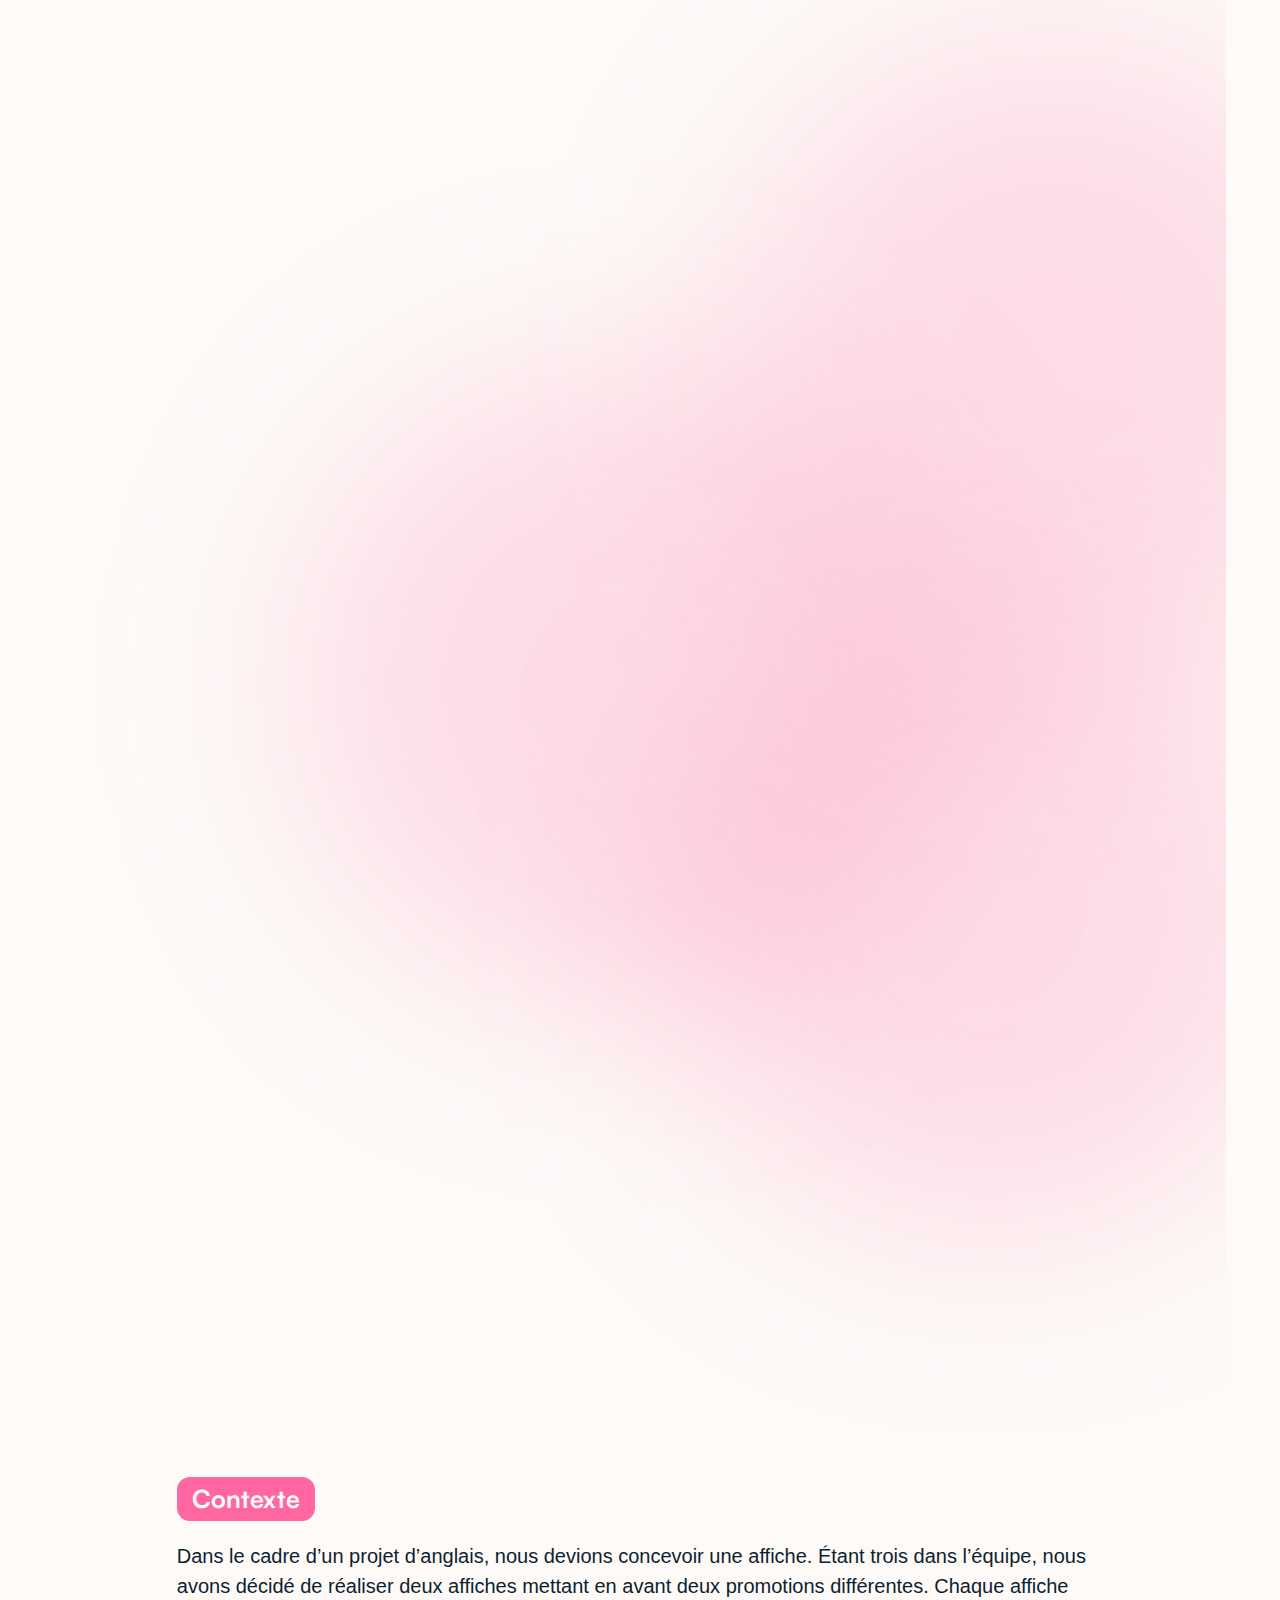
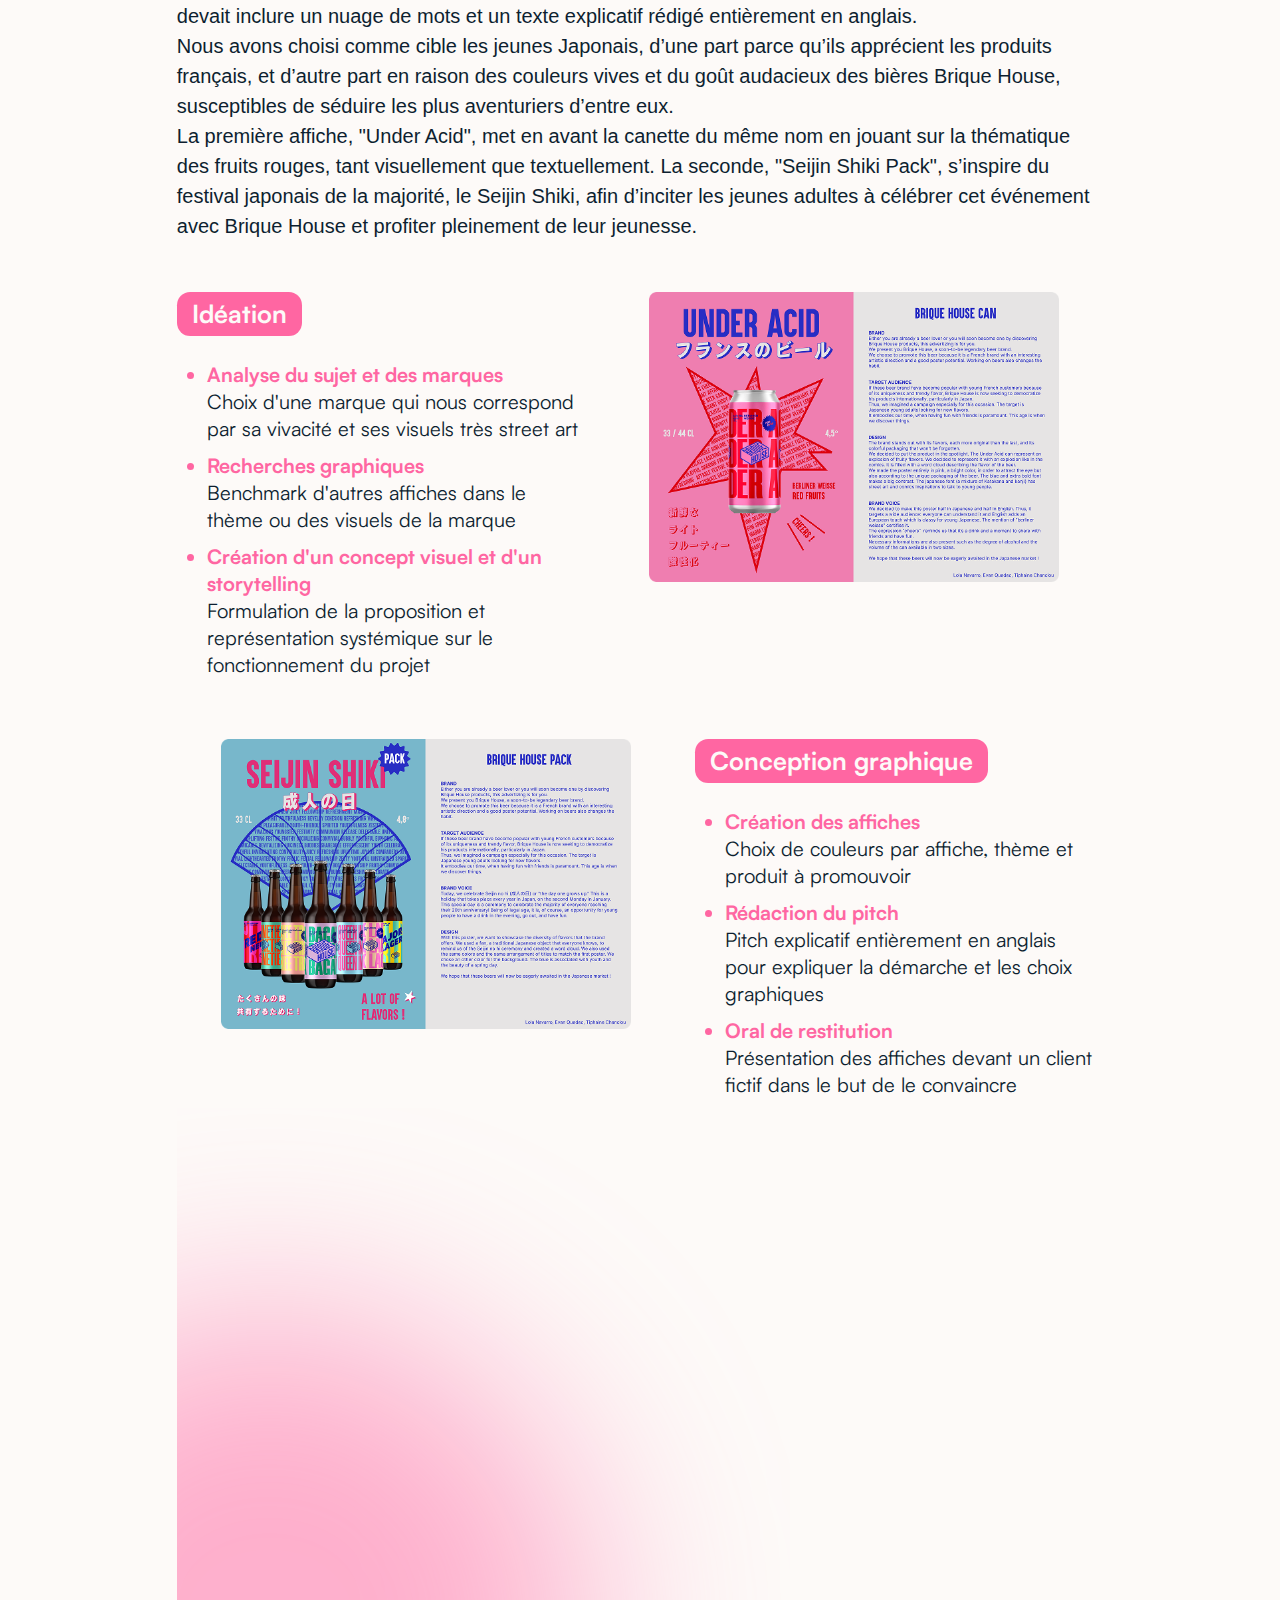
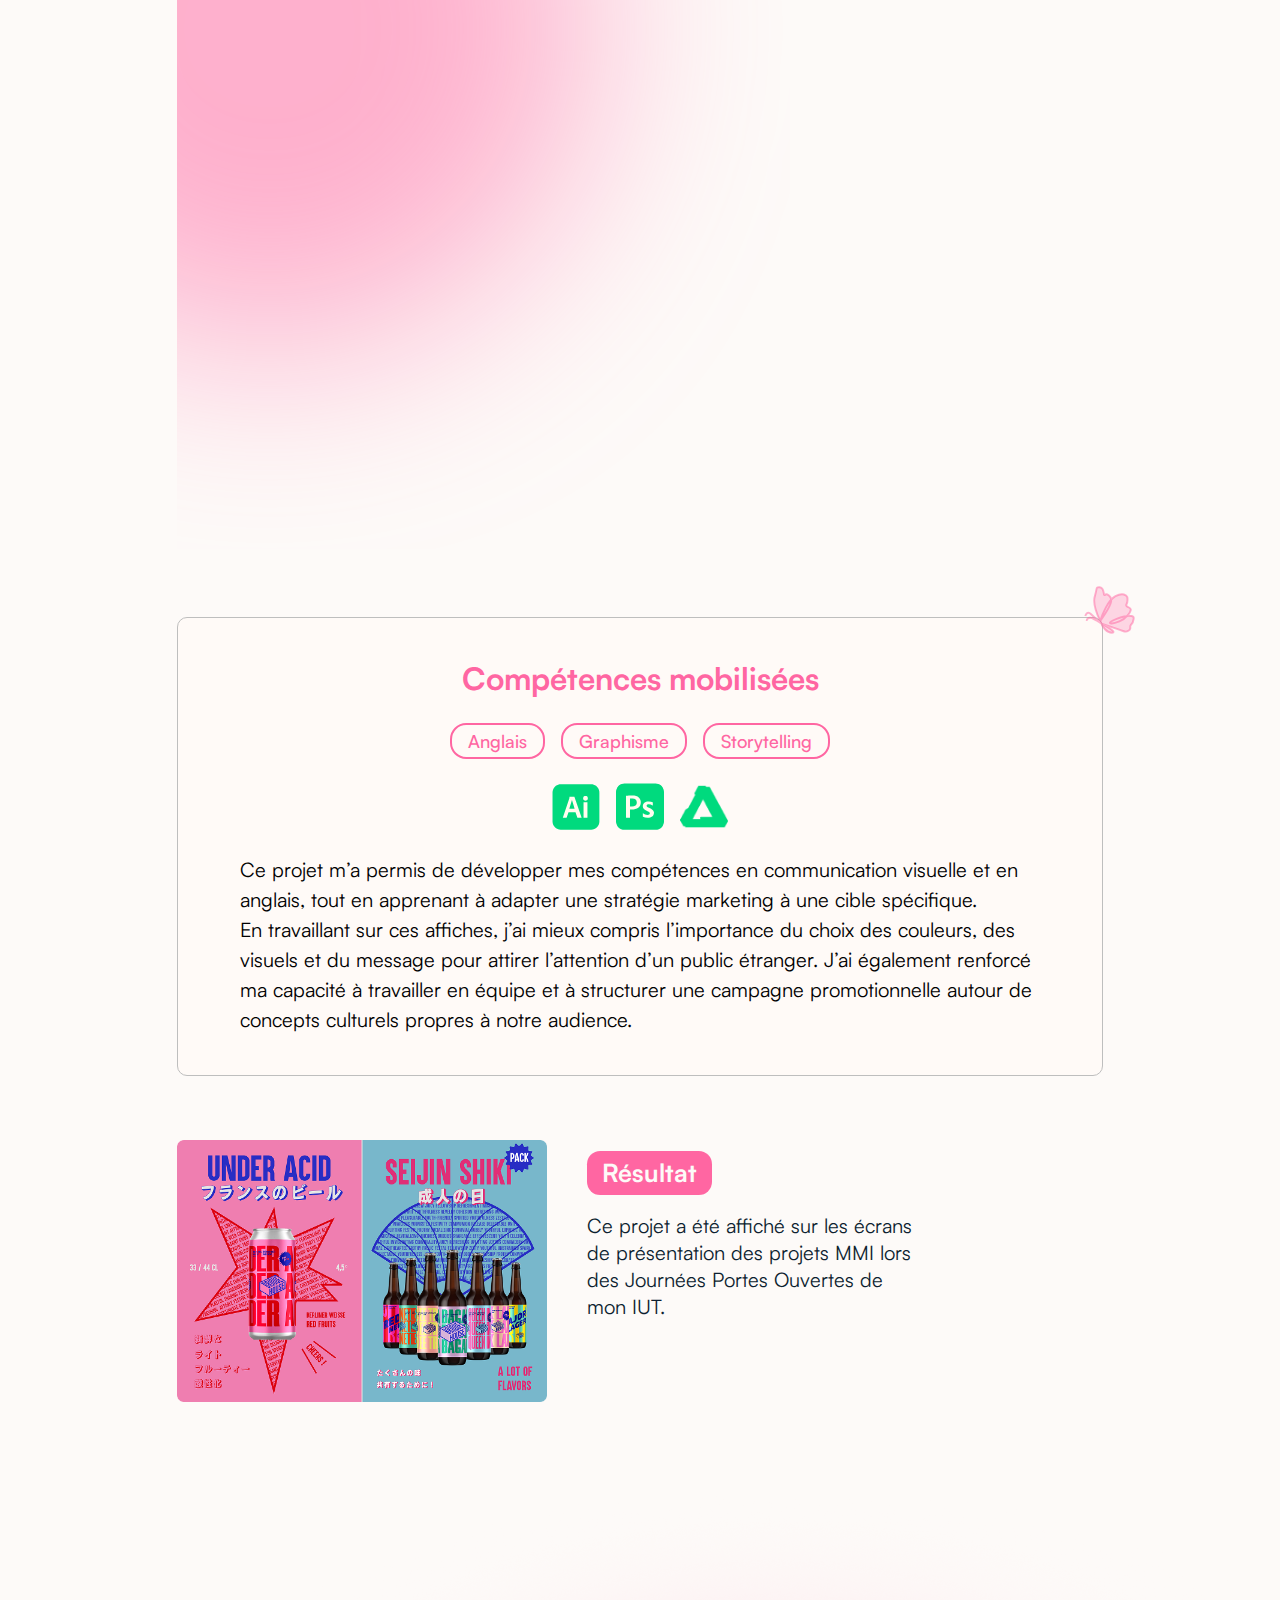
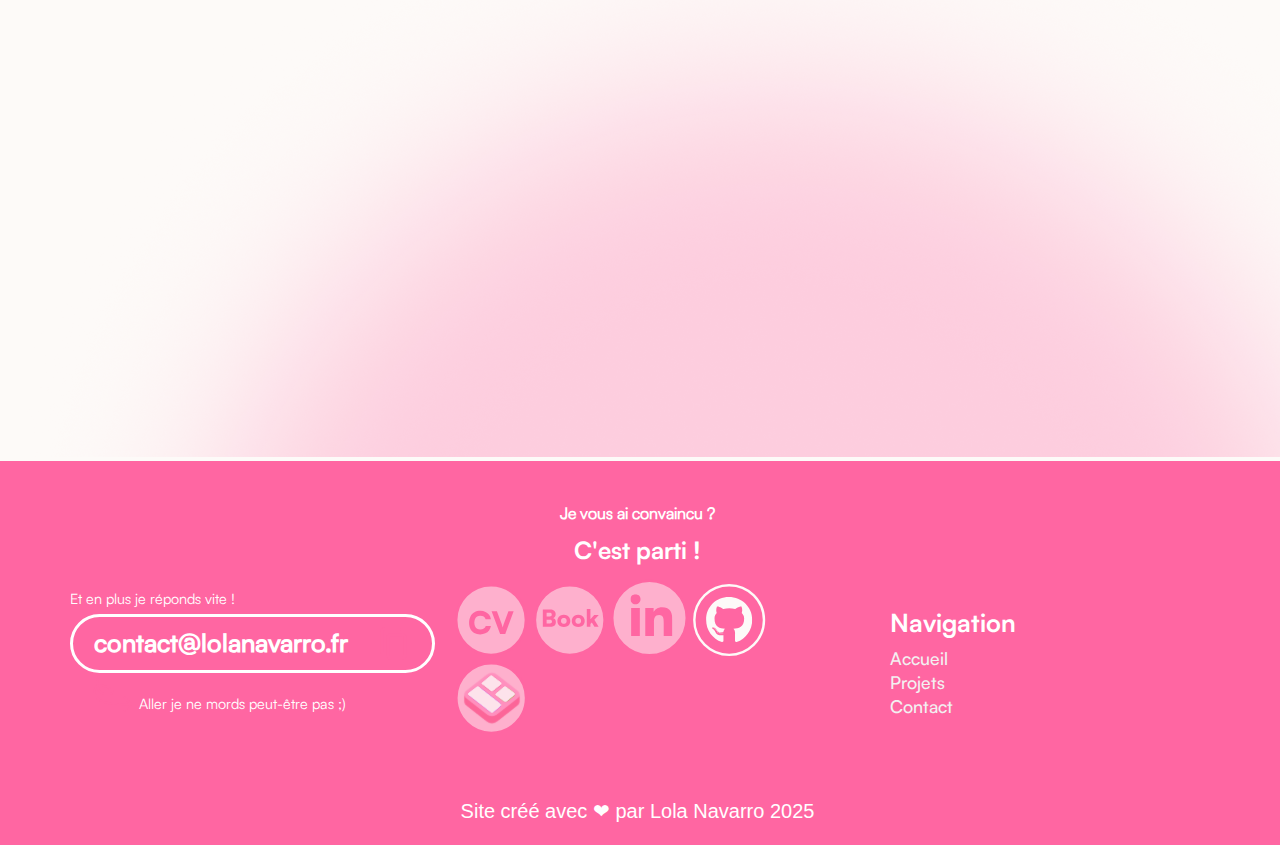
<file: views/projects/briquehouse.html>
<!DOCTYPE html>
<html>
<head>
    <meta charset="UTF-8">
    <title>Lola - Portfolio</title>

    <link rel="stylesheet" href="../../style/project.css">
    <link rel="stylesheet" href="../../style/common.css">
    <link rel="icon" type="image/png" href="../../assets/images/icons/butterfly.svg">
    <script>
      const copyEmail = () => {
          const emailText = document.getElementById("emailText").textContent;
          navigator.clipboard.writeText(emailText).then(() => {
          }).catch(err => {
          console.error("Failed to copy email: ", err);
          });
      }
      </script>
</head>
<body>
  <section class="main-content">
    <img class="header-blur" src="../../assets/images/backgrounds/header_blur.svg" alt>
    <header>
      <img src="../../assets/images/icons/butterfly.svg" alt>
      <div class="placeholder"></div>
      <nav>
          <ul>
              <li><a href="../../index.html">Accueil</a></li>
              <li><a href="../projects.html">Projets</a></li>
              <li><a href="../contact.html">Contact</a></li>
          </ul>
      </nav>

      <div class="buttons-header">
          <a href="../../assets/pdf/CV_Lola_NAVARRO.pdf"><button class="button-moncv">Mon CV</button></a>
          <a href="../contact.html"><button class="button-contacter">Me contacter</button></a>
      </div>
  </header>
    <main class="container">
        <div class="project-header">
          <a href="../projects.html"><button>RETOUR</button></a>

          <h1 class="project-title">Brique House, promotion de produits</h1>
          <p class="subtitle">Projet Universitaire | Anglais - Décembre 2023</p>
        </div>
    
        <nav class="category-buttons">
          <div class="category-button">Design graphique</div>
          <div class="category-button">Communication</div>
          <div class="category-button">Anglais</div>
        </nav>
    
        <div class="project-showcase">
          <img src="../../assets/images/projects/briquehouse/banner.png" class="project-image">
        </div>

        <img class="two-blur" src="../../assets/images/backgrounds/2_blur.svg" alt>
        <section class="sub-container">
          <section class="context-section">
            <h2 class="context-heading">Contexte</h2>
            <p class="context-text">
              Dans le cadre d’un projet d’anglais, nous devions concevoir une affiche. Étant trois dans l’équipe, nous avons décidé de réaliser deux affiches mettant en avant deux promotions différentes. Chaque affiche devait inclure un nuage de mots et un texte explicatif rédigé entièrement en anglais. <br/>
              Nous avons choisi comme cible les jeunes Japonais, d’une part parce qu’ils apprécient les produits français, et d’autre part en raison des couleurs vives et du goût audacieux des bières Brique House, susceptibles de séduire les plus aventuriers d’entre eux. <br/>
              La première affiche, "Under Acid", met en avant la canette du même nom en jouant sur la thématique des fruits rouges, tant visuellement que textuellement. La seconde, "Seijin Shiki Pack", s’inspire du festival japonais de la majorité, le Seijin Shiki, afin d’inciter les jeunes adultes à célébrer cet événement avec Brique House et profiter pleinement de leur jeunesse.
            </p>
          </section>
  
          <section class="mission-section">
            <div class="mission-container">
              <article class="mission-content">
                <div class="mission-text-container">
                  <h2 class="context-heading">Idéation</h2>
                  <ul class="mission-list">
                    <li><span class="highlight">Analyse du sujet et des marques</span> <br/>
                       Choix d'une marque qui nous correspond par sa vivacité et ses visuels très street art</li>
                    <li><span class="highlight">Recherches graphiques</span> <br/>
                      Benchmark d'autres affiches dans le thème ou des visuels de la marque</li>
                      <li><span class="highlight">Création d'un concept visuel et d'un storytelling</span> <br/>
                        Formulation de la proposition et représentation systémique sur le fonctionnement du projet</li>
                      

          
                  </ul>
                </div>
              </article>
              <figure class="mission-image-wrapper">
                <img
                  src="../../assets/images/projects/briquehouse/illu1.png"
                  alt="Mission project visual"
                  class="mission-image"
                />
              </figure>
            </div>
          </section>

          <section class="mission-section">
            <div class="mission-container">
              <figure class="mission-image-wrapper">
                <img
                  src="../../assets/images/projects/briquehouse/illu2.png"
                  alt="Mission project visual"
                  class="mission-image"
                />
              </figure>

              <article class="mission-content">
                <div class="mission-text-container">
                  <h2 class="context-heading">Conception graphique</h2>
                  <ul class="mission-list">
                    <li><span class="highlight">Création des affiches</span> <br/>
                    Choix de couleurs par affiche, thème et produit à promouvoir</li>
                    <li><span class="highlight">Rédaction du pitch</span> <br/>
                    Pitch explicatif entièrement en anglais pour expliquer la démarche et les choix graphiques</li>
                    <li><span class="highlight">Oral de restitution</span> <br/>
                     Présentation des affiches devant un client fictif dans le but de le convaincre</li>
          
                  </ul>
                </div>
              </article>
            </div>
          </section>

          <img class="one-blur" src="../../assets/images/backgrounds/1_blur.svg" alt>
          <section class="competences-container">
            <img src="../../assets//images/icons/butterflyIcon.svg" alt="Butterfly icon" class="butterfly-icon">
            <h2 class="competences-title">Compétences mobilisées</h2>
          
            <div class="skills-container">
              <span class="skill-pill">Anglais</span>
              <span class="skill-pill">Graphisme</span>
              <span class="skill-pill">Storytelling</span>
            </div>
          
            <div class="tools-container">
              <img class="tool-icon" src="../../assets/images/icons/Ai.svg"/>
              <img class="tool-icon" src="../../assets/images/icons/ps.svg"/>
              <img class="tool-icon" src="../../assets/images/icons/affinity.png"/>
            </div>
          
            <p class="competences-description">
              Ce projet m’a permis de développer mes compétences en communication visuelle et en anglais, tout en apprenant à adapter une stratégie marketing à une cible spécifique. <br/>
              En travaillant sur ces affiches, j’ai mieux compris l’importance du choix des couleurs, des visuels et du message pour attirer l’attention d’un public étranger. J’ai également renforcé ma capacité à travailler en équipe et à structurer une campagne promotionnelle autour de concepts culturels propres à notre audience.
            </p>
          </section>

          <section class="note-container">
            <div class="content-wrapper">
              <div class="image-column">
                <img
                  src="../../assets/images/projects/briquehouse/illu3.png"
                  alt="Feature image"
                  class="feature-image"
                />
              </div>
              <div class="text-column">
                <div class="text-content">
                  <span class="context-heading">Résultat</span>
                  <p class="note-description">
                    Ce projet a été affiché sur les écrans de présentation des projets MMI lors des Journées Portes Ouvertes de mon IUT.
                  </p>
                </div>
              </div>
            </div>
          </section>
        </section>
    </main>
  </section>




  <footer class="footer">
    <img class="footer-blur" src="../../assets/images/backgrounds/footer_blur.png" alt>
    <div class="footer-container">
      <div class="footer-content">
        <!-- Contact Section -->
        <section class="contact-section">
            <p class="quick-response">Et en plus je réponds vite !</p>
            <a id="emailText" class="email-container" onclick="copyEmail()">
              <span class="email-text">contact@lolanavarro.fr</span>
              <img
                src="../../assets/images/icons/copy-white.svg"
                alt="Email icon"
                class="email-icon"
              />
            </a>
            <div class="friendly-message">
              <img
                src="../../assets/images/icons/arrow.svg"
                alt="Message icon"
                class="message-icon"
              />
              <p class="message-text">Aller je ne mords peut-être pas ;)</p>
            </div>
          </section>

          <!-- CTA Section -->
          <section class="cta-section">
            <h2 class="cta-question">Je vous ai convaincu ?</h2>
            <p class="cta-action">C'est parti !</p>
            <div class="social-icons">
              <a href="#" aria-label="Social media link">
                <img
                  src="../../assets/images/icons/cv_footer_button.svg"
                  alt="Social media icon"
                  class="social-icon"
                />
              </a>
              <a href="#" aria-label="Social media link">
                <img
                  src="../../assets/images/icons/book_footer_button.svg"
                  alt="Social media icon"
                  class="social-icon"
                />
              </a>
              <a href="#" aria-label="Social media link">
                <img
                  src="../../assets/images/icons/linkedin_footer_button.svg"
                  alt="Social media icon"
                  class="social-icon"
                />
              </a>
              <a href="#" aria-label="Social media link">
                  <img
                    src="../../assets/images/icons/github_footer_button.svg"
                    alt="Social media icon"
                    class="social-icon"
                  />
              </a>
              <a href="#" aria-label="Social media link">
                  <img
                      src="../../assets/images/icons/bento_footer_button.svg"
                      alt="Social media icon"
                      class="social-icon"
                  />
              </a>
            </div>
            <p class="copyright">Site créé avec ❤ par Lola Navarro 2025</p>
          </section>

          <!-- Navigation Section -->
          <nav class="nav-section">
            <h2 class="nav-title">Navigation</h2>
            <div class="nav-links">
              <a href="../../index.html" style="color: inherit; text-decoration: none"
                >Accueil</a
              ><br />
              <a href="../projects.html" style="color: inherit; text-decoration: none"
                >Projets</a
              ><br />
              <a href="../contact.html" style="color: inherit; text-decoration: none"
                >Contact</a
              >
            </div>
          </nav>
      </div>
    </div>
</footer>
</body>
</html>
</file>
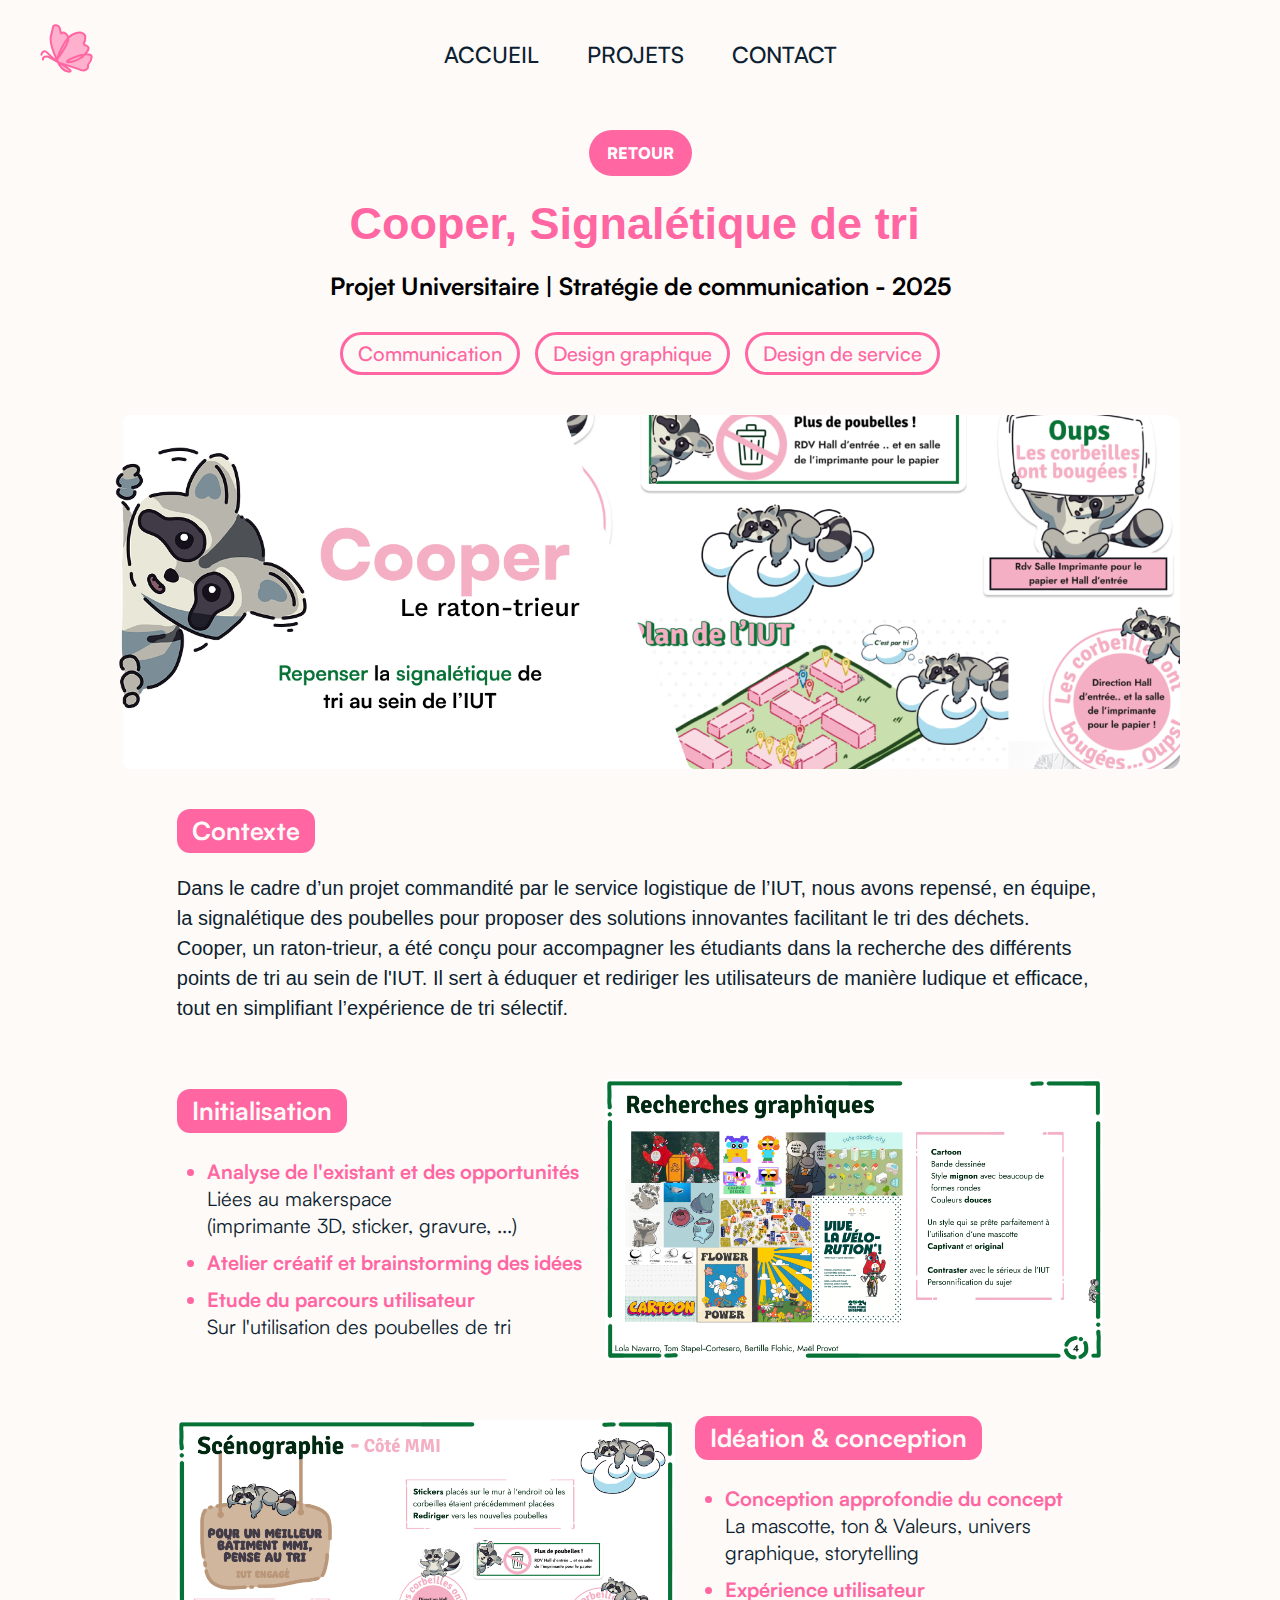
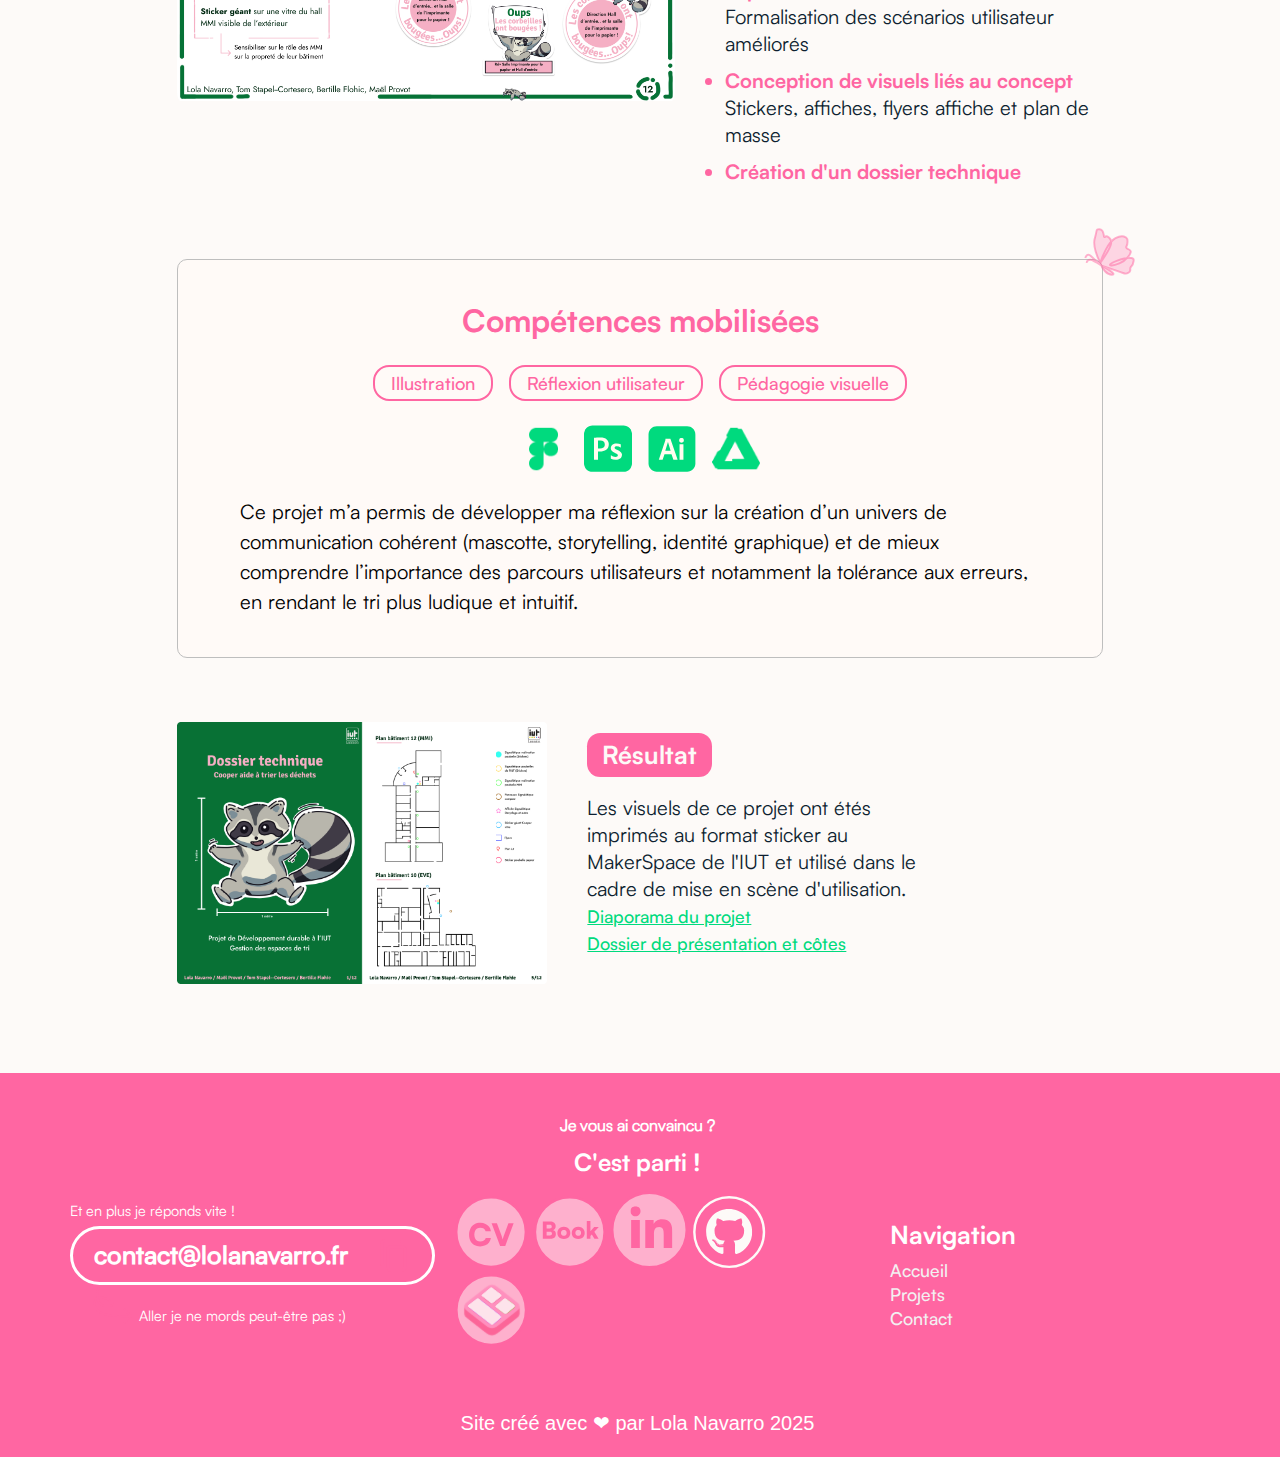
<file: views/projects/cooper.html>
<!DOCTYPE html>
<html>
<head>
    <meta charset="UTF-8">
    <title>Lola - Portfolio</title>

    <link rel="stylesheet" href="../../style/project.css">
    <link rel="stylesheet" href="../../style/common.css">
    <link rel="icon" type="image/png" href="../../assets/images/icons/butterfly.svg">
    <script>
      const copyEmail = () => {
          const emailText = document.getElementById("emailText").textContent;
          navigator.clipboard.writeText(emailText).then(() => {
          }).catch(err => {
          console.error("Failed to copy email: ", err);
          });
      }
      </script>
</head>
<body>
  <section class="main-content">
    <header>
      <img src="../../assets/images/icons/butterfly.svg" alt>

      <nav>
          <ul>
              <li><a href="../../index.html">Accueil</a></li>
              <li><a href="../projects.html">Projets</a></li>
              <li><a href="../contact.html">Contact</a></li>
          </ul>
      </nav>
    </header>
    <main class="container">
        <div class="project-header">
          <a href="../projects.html"><button>RETOUR</button></a>

          <h1 class="project-title">Cooper, Signalétique de tri</h1>
          <p class="subtitle">Projet Universitaire | Stratégie de communication - 2025</p>
        </div>
    
        <nav class="category-buttons">
          <div class="category-button">Communication</div>
          <div class="category-button">Design graphique</div>
          <div class="category-button">Design de service</div>
        </nav>
    
        <div class="project-showcase">
          <img src="../../assets/images/projects/cooper/banner.png" alt="Leurenner Réservation de spectacle Projet" class="project-image">
        </div>

        <section class="sub-container">
          <section class="context-section">
            <h2 class="context-heading">Contexte</h2>
            <p class="context-text">
                Dans le cadre d’un projet commandité par le service logistique de l’IUT, nous avons repensé, en équipe, la signalétique des poubelles pour proposer des solutions innovantes facilitant le tri des déchets. <br/>
Cooper, un raton-trieur, a été conçu pour accompagner les étudiants dans la recherche des différents points de tri au sein de l'IUT. Il sert à éduquer et rediriger les utilisateurs de manière ludique et efficace, tout en simplifiant l’expérience de tri sélectif.
                
            </p>
          </section>
  
          <section class="mission-section">
            <div class="mission-container">
              <article class="mission-content">
                <div class="mission-text-container">
                  <h2 class="context-heading">Initialisation</h2>
                  <ul class="mission-list">
                    <li><span class="highlight">Analyse de l'existant et des opportunités</span> <br/>
                      Liées au makerspace <br/>(imprimante 3D, sticker, gravure, ...)</li>
                    <li><span class="highlight">Atelier créatif et brainstorming des idées</span></li>
                    <li><span class="highlight">Etude du parcours utilisateur</span> <br/>
                    Sur l'utilisation des poubelles de tri</li>
          
                  </ul>
                </div>
              </article>
              <figure class="mission-image-wrapper">
                <img
                  src="../../assets/images/projects/cooper/illu1.png"
                  alt="Mission project visual"
                  class="mission-image"
                />
              </figure>
            </div>
          </section>

          <section class="mission-section">
            <div class="mission-container">
              <figure class="mission-image-wrapper">
                <img
                  src="../../assets/images/projects/cooper/illu2.png"
                  alt="Mission project visual"
                  class="mission-image"
                />
              </figure>

              <article class="mission-content">
                <div class="mission-text-container">
                  <h2 class="context-heading">Idéation & conception</h2>
                  <ul class="mission-list">
                    <li><span class="highlight">Conception approfondie du concept</span> <br/>
                        La mascotte, ton & Valeurs, univers graphique, storytelling</li>
                    <li><span class="highlight">Expérience utilisateur</span> <br/>
                        Formalisation des scénarios utilisateur améliorés</li>
                    <li><span class="highlight">Conception de visuels liés au concept</span><br/>
                       Stickers, affiches, flyers affiche et plan de masse</li>
                    <li><span class="highlight">Création d'un dossier technique</span></li>
                  </ul>
                </div>
              </article>
            </div>
          </section>

          <section class="competences-container">
            <img src="../../assets//images/icons/butterflyIcon.svg" alt="Butterfly icon" class="butterfly-icon">
            <h2 class="competences-title">Compétences mobilisées</h2>
          
            <div class="skills-container">
              <span class="skill-pill">Illustration</span>
              <span class="skill-pill">Réflexion utilisateur</span>
              <span class="skill-pill">Pédagogie visuelle</span>
            </div>
          
            <div class="tools-container">
              <img class="tool-icon" src="../../assets/images/icons/figma.png"/>
              <img class="tool-icon" src="../../assets/images/icons/ps.svg"/>
              <img class="tool-icon" src="../../assets/images/icons/Ai.svg"/>
              <img class="tool-icon" src="../../assets/images/icons/affinity.png"/>
            </div>
          
            <p class="competences-description">
              Ce projet m’a permis de développer ma réflexion sur la création d’un univers de communication cohérent (mascotte, storytelling, identité graphique) et de mieux comprendre l’importance des parcours utilisateurs et notamment la tolérance aux erreurs, en rendant le tri plus ludique et intuitif.
            </p>
          </section>

          <section class="note-container">
            <div class="content-wrapper">
              <div class="image-column">
                <img
                  src="../../assets/images/projects/cooper/illu3.png"
                  alt="Feature image"
                  class="feature-image"
                />
              </div>
              <div class="text-column">
                <div class="text-content">
                  <span class="context-heading">Résultat</span>
                  <p class="note-description">
                    Les visuels de ce projet ont étés imprimés au format sticker au MakerSpace de l'IUT et utilisé dans le cadre de mise en scène d'utilisation.
                    <br />
                    <a href="../../assets/pdf/Signalétique_Cooper.pdf">Diaporama du projet</a>
                    <br />
                    <a href="../../assets/pdf/Dossier-Signalétique.pdf">Dossier de présentation et côtes</a>
                  </p>
                </div>
              </div>
            </div>
          </section>
        </section>
    </main>
  </section>




  <footer class="footer">
    <div class="footer-container">
      <div class="footer-content">
        <!-- Contact Section -->
        <section class="contact-section">
            <p class="quick-response">Et en plus je réponds vite !</p>
            <a id="emailText" class="email-container" onclick="copyEmail()">
              <span class="email-text">contact@lolanavarro.fr</span>
              <img
                src="../../assets/images/icons/copy-white.svg"
                alt="Email icon"
                class="email-icon"
              />
            </a>
            <div class="friendly-message">
              <img
                src="../../assets/images/icons/arrow.svg"
                alt="Message icon"
                class="message-icon"
              />
              <p class="message-text">Aller je ne mords peut-être pas ;)</p>
            </div>
          </section>

          <!-- CTA Section -->
          <section class="cta-section">
            <h2 class="cta-question">Je vous ai convaincu ?</h2>
            <p class="cta-action">C'est parti !</p>
            <div class="social-icons">
              <a href="#" aria-label="Social media link">
                <img
                  src="../../assets/images/icons/cv_footer_button.svg"
                  alt="Social media icon"
                  class="social-icon"
                />
              </a>
              <a href="#" aria-label="Social media link">
                <img
                  src="../../assets/images/icons/book_footer_button.svg"
                  alt="Social media icon"
                  class="social-icon"
                />
              </a>
              <a href="#" aria-label="Social media link">
                <img
                  src="../../assets/images/icons/linkedin_footer_button.svg"
                  alt="Social media icon"
                  class="social-icon"
                />
              </a>
              <a href="#" aria-label="Social media link">
                  <img
                    src="../../assets/images/icons/github_footer_button.svg"
                    alt="Social media icon"
                    class="social-icon"
                  />
              </a>
              <a href="#" aria-label="Social media link">
                  <img
                      src="../../assets/images/icons/bento_footer_button.svg"
                      alt="Social media icon"
                      class="social-icon"
                  />
              </a>
            </div>
            <p class="copyright">Site créé avec ❤ par Lola Navarro 2025</p>
          </section>

          <!-- Navigation Section -->
          <nav class="nav-section">
            <h2 class="nav-title">Navigation</h2>
            <div class="nav-links">
              <a href="../index.html" style="color: inherit; text-decoration: none"
                >Accueil</a
              ><br />
              <a href="#" style="color: inherit; text-decoration: none"
                >Projets</a
              ><br />
              <a href="./contact.html" style="color: inherit; text-decoration: none"
                >Contact</a
              >
            </div>
          </nav>
      </div>
    </div>
</footer>
</body>
</html>
</file>
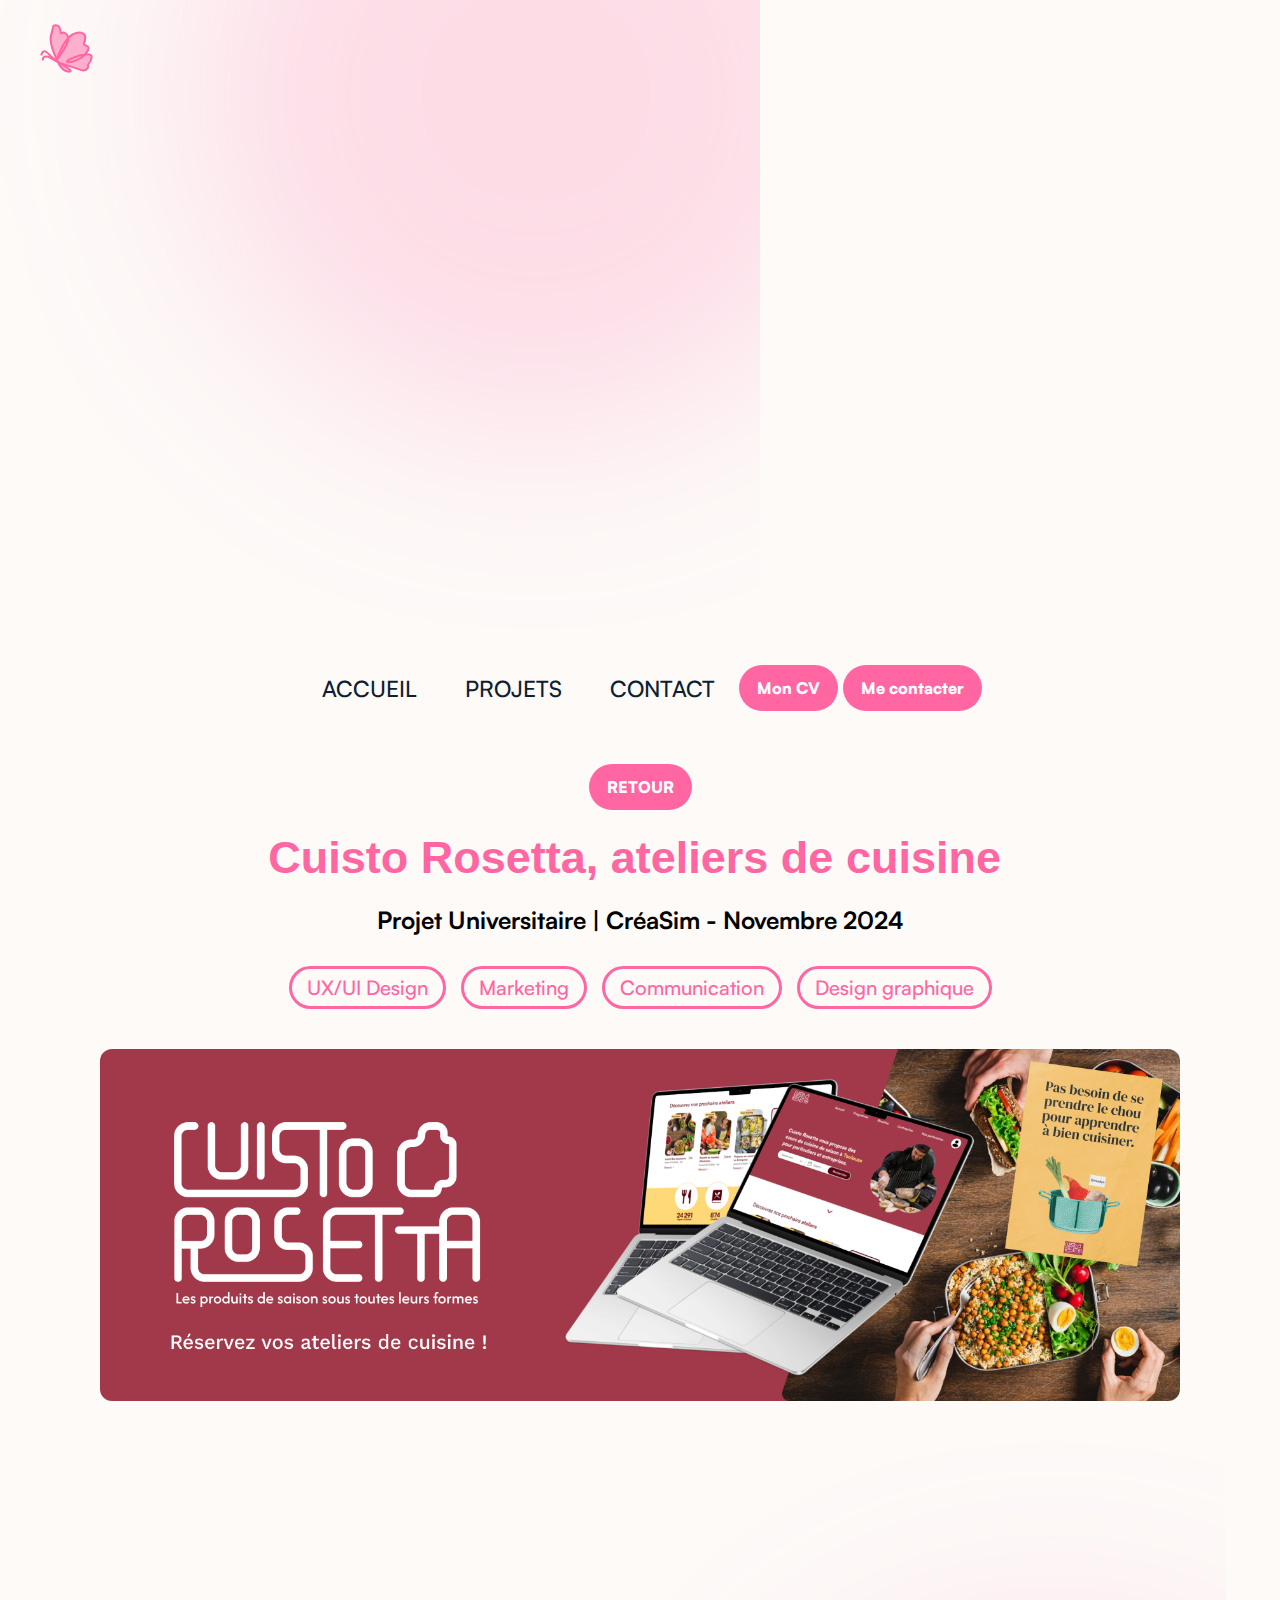
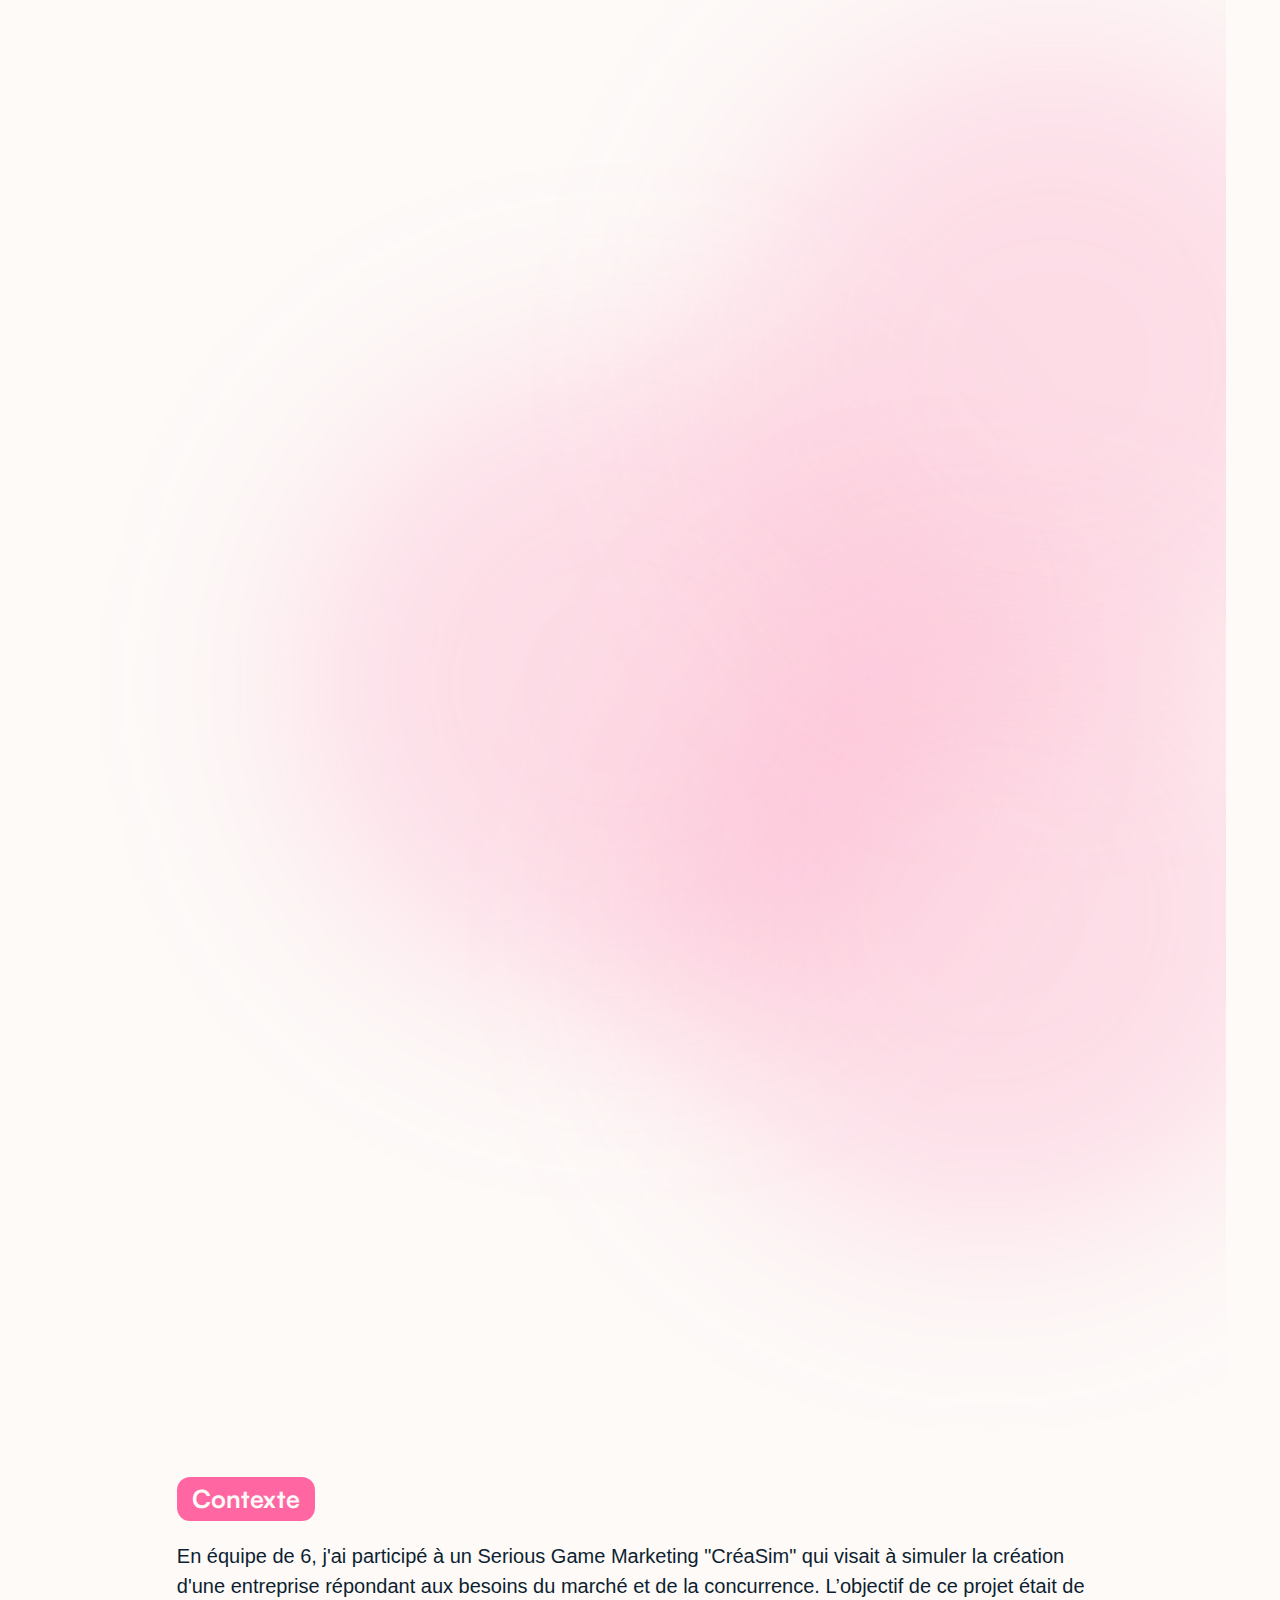
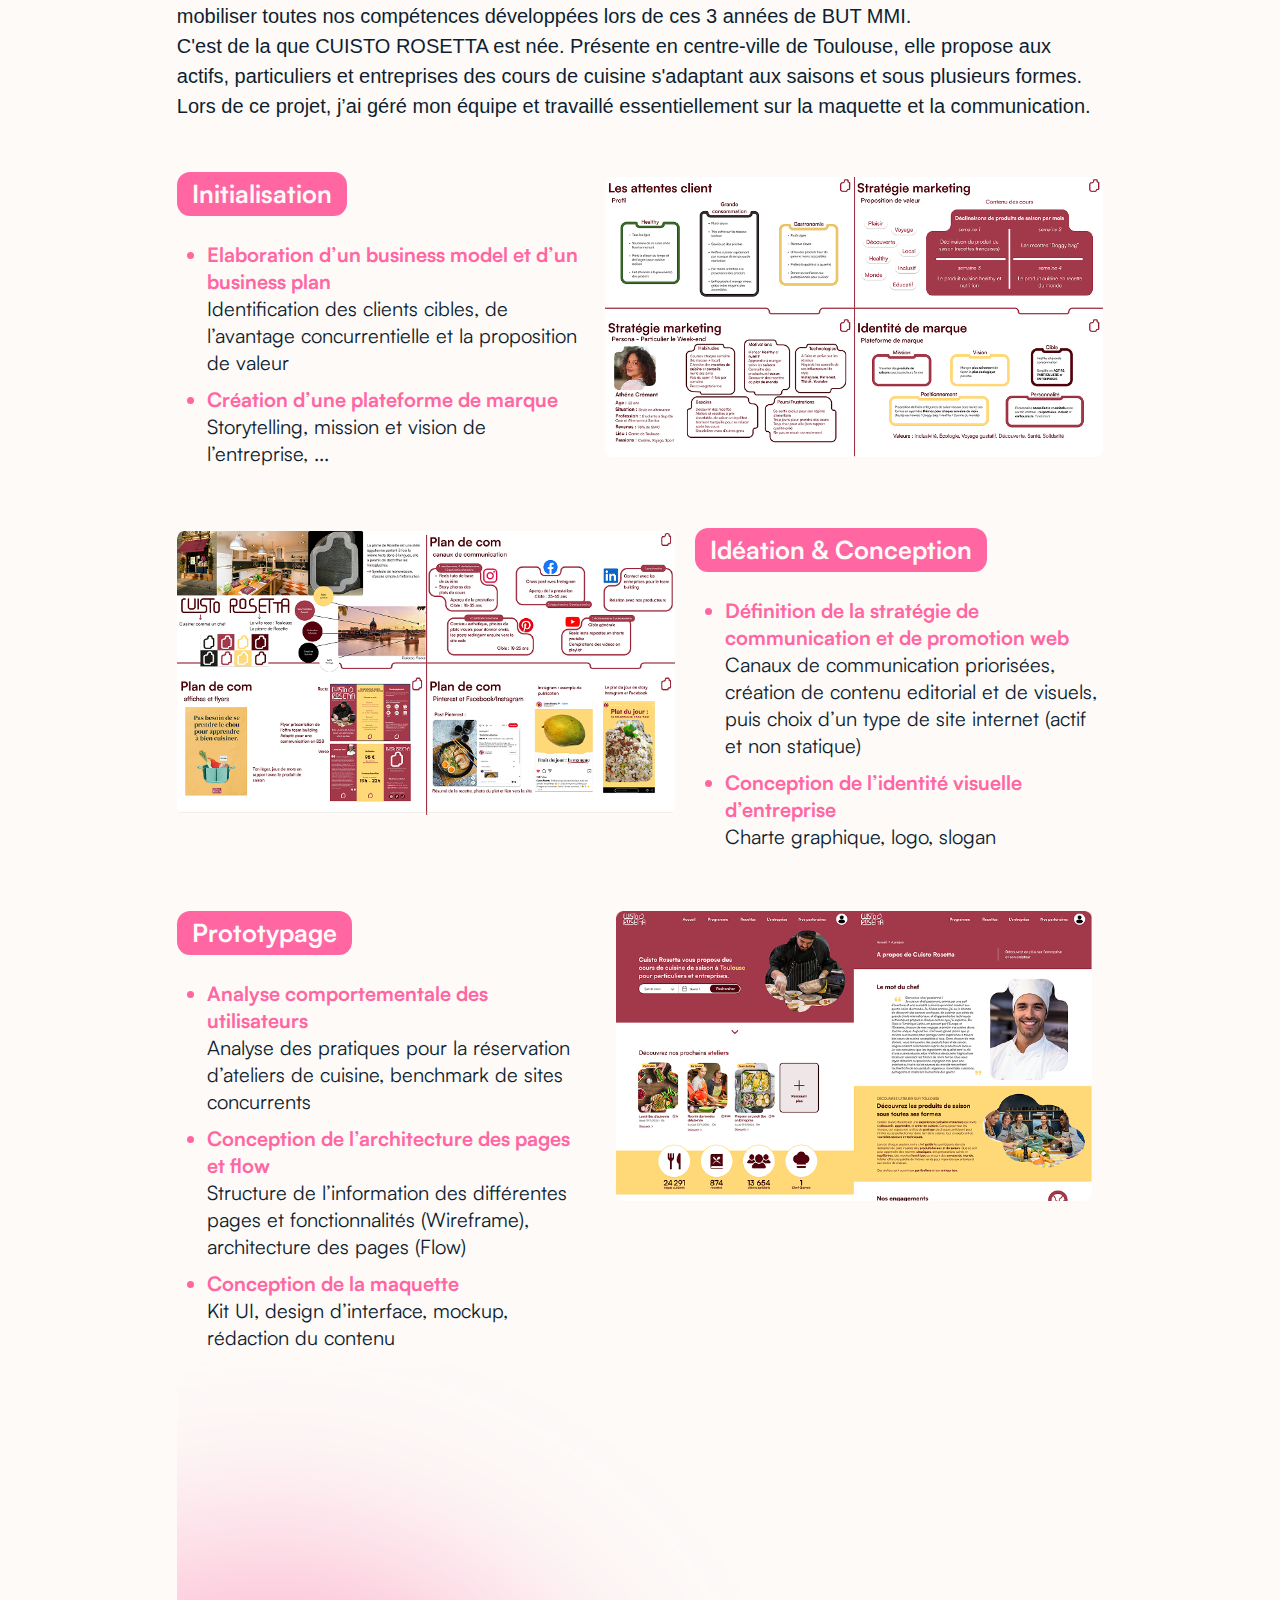
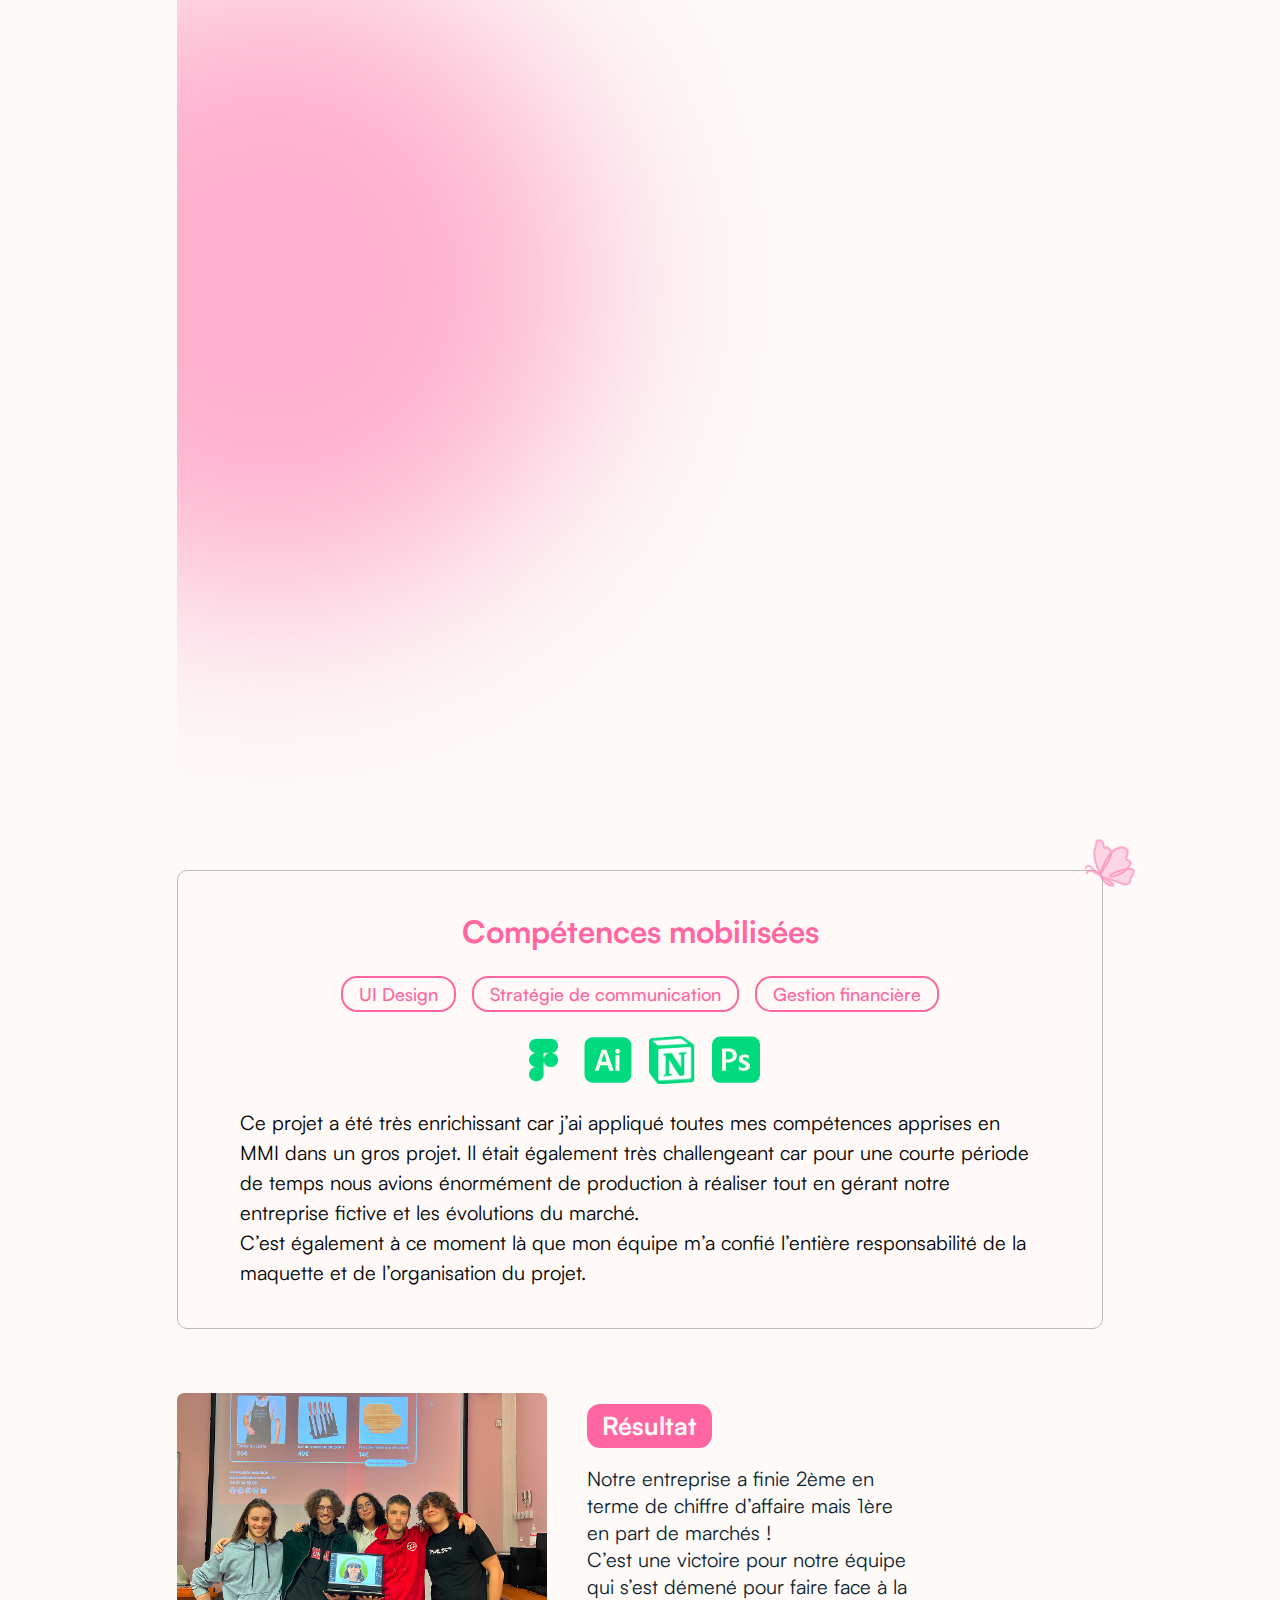
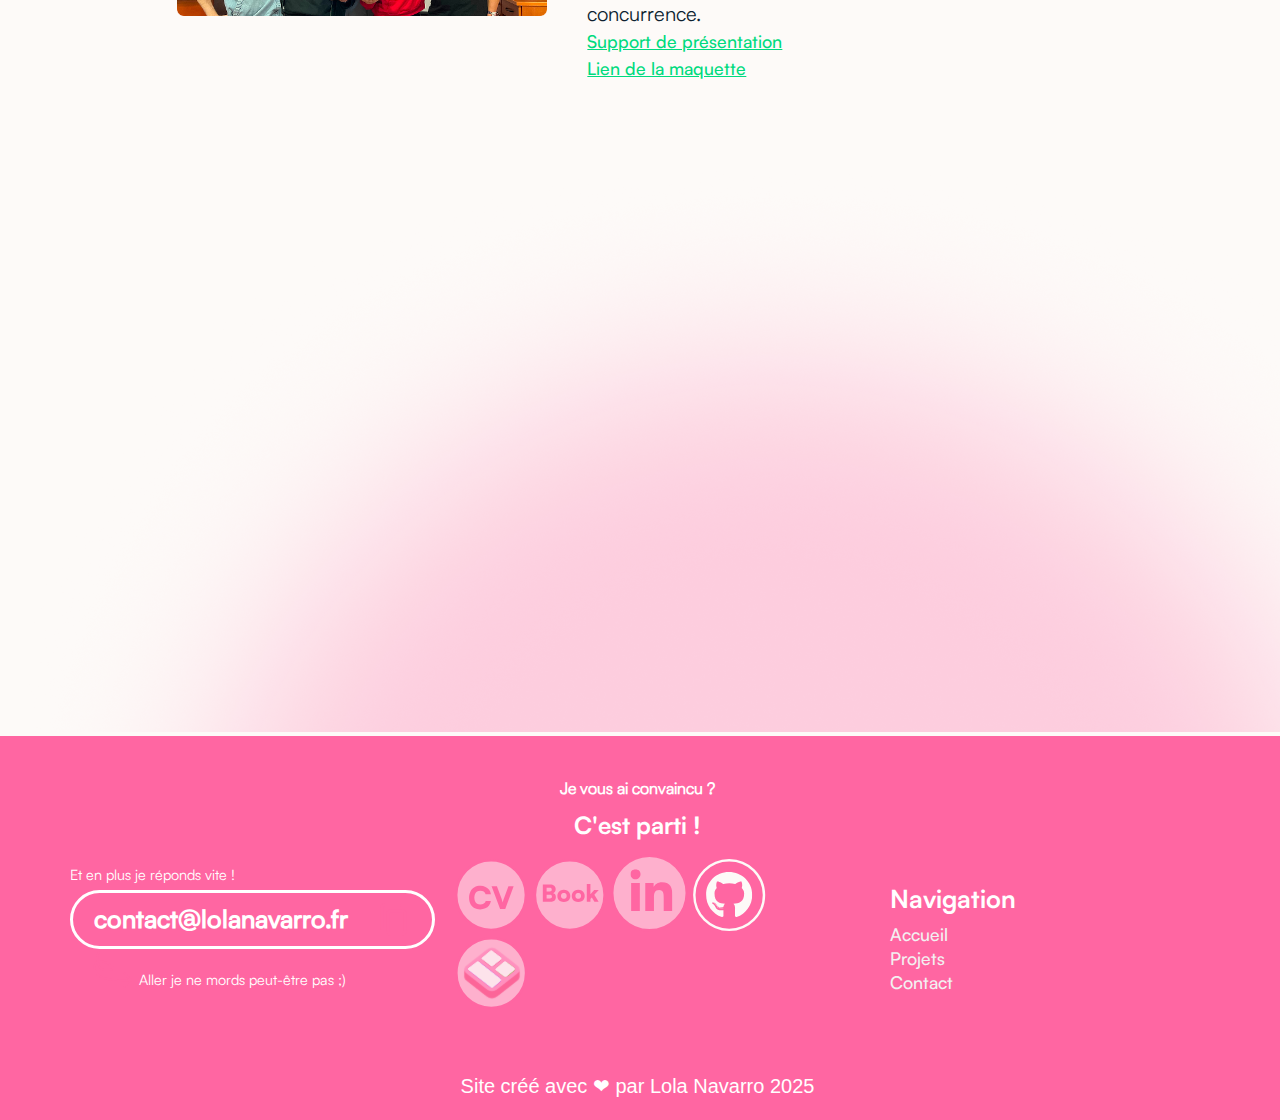
<file: views/projects/cuisto-rosetta.html>
<!DOCTYPE html>
<html>
<head>
    <meta charset="UTF-8">
    <title>Lola - Portfolio</title>

    <link rel="stylesheet" href="../../style/project.css">
    <link rel="stylesheet" href="../../style/common.css">
    <link rel="icon" type="image/png" href="../../assets/images/icons/butterfly.svg">
    <script>
      const copyEmail = () => {
          const emailText = document.getElementById("emailText").textContent;
          navigator.clipboard.writeText(emailText).then(() => {
          }).catch(err => {
          console.error("Failed to copy email: ", err);
          });
      }
      </script>
</head>
<body>
  <section class="main-content">
    <img class="header-blur" src="../../assets/images/backgrounds/header_blur.svg" alt>
    <header>
      <img src="../../assets/images/icons/butterfly.svg" alt>
      <div class="placeholder"></div>
      <nav>
          <ul>
              <li><a href="../../index.html">Accueil</a></li>
              <li><a href="../projects.html">Projets</a></li>
              <li><a href="../contact.html">Contact</a></li>
          </ul>
      </nav>

      <div class="buttons-header">
          <a href="../../assets/pdf/CV_Lola_NAVARRO.pdf"><button class="button-moncv">Mon CV</button></a>
          <a href="../contact.html"><button class="button-contacter">Me contacter</button></a>
      </div>
  </header>
    <main class="container">
        <div class="project-header">
          <a href="../projects.html"><button>RETOUR</button></a>

          <h1 class="project-title">Cuisto Rosetta, ateliers de cuisine</h1>
          <p class="subtitle">Projet Universitaire | CréaSim - Novembre 2024</p>
        </div>
    
        <nav class="category-buttons">
          <div class="category-button">UX/UI Design</div>
          <div class="category-button">Marketing</div>
          <div class="category-button">Communication</div>
          <div class="category-button">Design graphique</div>
        </nav>
    
        <div class="project-showcase">
          <img src="../../assets/images/projects/cuisto-rosetta/banner.png" class="project-image">
        </div>
        
        <img class="two-blur" src="../../assets/images/backgrounds/2_blur.svg" alt>
        <section class="sub-container">
          <section class="context-section">
            <h2 class="context-heading">Contexte</h2>
            <p class="context-text">
              En équipe de 6, j'ai participé à un Serious Game Marketing "CréaSim" qui visait à simuler la création d'une entreprise répondant aux besoins du  marché et de la concurrence. L’objectif de ce projet était de mobiliser toutes nos compétences développées lors de ces 3 années de BUT MMI. <br/>
              C'est de la que CUISTO ROSETTA est née. Présente en centre-ville de Toulouse, elle propose aux actifs,  particuliers et entreprises des cours de cuisine s'adaptant aux saisons et sous plusieurs formes. <br/>
              Lors de ce projet, j’ai géré mon équipe et travaillé essentiellement sur la maquette et la communication.
            </p>
          </section>
  
          <section class="mission-section">
            <div class="mission-container">
              <article class="mission-content">
                <div class="mission-text-container">
                  <h2 class="context-heading">Initialisation</h2>
                  <ul class="mission-list">
                    <li><span class="highlight">Elaboration d’un business model et d’un business plan</span> <br/>
                    Identification des clients cibles, de l’avantage concurrentielle et la proposition de valeur</li>
                    <li><span class="highlight">Création d’une plateforme de marque</span> <br/>
                      Storytelling, mission et vision de l’entreprise, ...</li>
                  </ul>
                </div>
              </article>
              <figure class="mission-image-wrapper">
                <img
                  src="../../assets/images/projects/cuisto-rosetta/illu1.png"
                  alt="Mission project visual"
                  class="mission-image"
                />
              </figure>
            </div>
          </section>
          

          <section class="mission-section">
            <div class="mission-container">
              <figure class="mission-image-wrapper">
                <img
                  src="../../assets/images/projects/cuisto-rosetta/illu2.png"
                  alt="Mission project visual"
                  class="mission-image"
                />
              </figure>

              <article class="mission-content">
                <div class="mission-text-container">
                  <h2 class="context-heading">Idéation & Conception</h2>
                  <ul class="mission-list">
                    <li><span class="highlight">Définition de la stratégie de communication et de promotion web</span> <br/>
                      Canaux de communication priorisées, création de contenu editorial et de visuels, puis choix d’un type de site internet (actif et non statique)</li>
                    <li><span class="highlight"> Conception de l’identité visuelle d’entreprise</span> <br/>
                      Charte graphique, logo, slogan</li>
                  </ul>
                </div>
              </article>
            </div>
          </section>

          <section class="mission-section">
            <div class="mission-container">
              <article class="mission-content">
                <div class="mission-text-container">
                  <h2 class="context-heading">Prototypage</h2>
                  <ul class="mission-list">
                    <li><span class="highlight">Analyse comportementale des utilisateurs</span> <br/>
                      Analyse des pratiques pour la réservation d’ateliers de cuisine, benchmark de sites concurrents</li>
                    <li><span class="highlight">Conception de l’architecture des pages et flow</span> <br/>
                      Structure de l’information des différentes pages et fonctionnalités (Wireframe), architecture des pages (Flow)</li>
                    <li><span class="highlight">Conception de la maquette </span> <br/>
                      Kit UI, design d’interface, mockup, rédaction du contenu</li>
                  </ul>
                </div>
              </article>
              <figure class="mission-image-wrapper">
                <img
                  src="../../assets/images/projects/cuisto-rosetta/illu3.png"
                  alt="Mission project visual"
                  class="mission-image"
                />
              </figure>
            </div>
          </section>

          <img class="one-blur" src="../../assets/images/backgrounds/1_blur.svg" alt>
          <section class="competences-container">
            <img src="../../assets//images/icons/butterflyIcon.svg" alt="Butterfly icon" class="butterfly-icon">
            <h2 class="competences-title">Compétences mobilisées</h2>
          
            <div class="skills-container">
              <span class="skill-pill">UI Design</span>
              <span class="skill-pill">Stratégie de communication</span>
              <span class="skill-pill">Gestion financière </span>
            </div>
          
            <div class="tools-container">
              <img class="tool-icon" src="../../assets/images/icons/figma.png"/>
              <img class="tool-icon" src="../../assets/images/icons/Ai.svg"/>
              <img class="tool-icon" src="../../assets/images/icons/notion.png"/>
              <img class="tool-icon" src="../../assets/images/icons/ps.svg"/>
            </div>
          
            <p class="competences-description">
              Ce projet a été très enrichissant car j’ai appliqué toutes mes compétences apprises en MMI dans un gros projet. Il était également très challengeant car pour une courte période de temps nous avions énormément de production à réaliser tout en gérant notre entreprise fictive et les évolutions du marché. <br/>
C’est également à ce moment là que mon équipe m’a confié l’entière responsabilité de la maquette et de l’organisation du projet.
            </p>
          </section>

          <section class="note-container">
            <div class="content-wrapper">
              <div class="image-column">
                <img
                  src="../../assets/images/projects/cuisto-rosetta/illu4.png"
                  alt="Feature image"
                  class="feature-image"
                />
              </div>
              <div class="text-column">
                <div class="text-content">
                  <span class="context-heading">Résultat</span>
                  <p class="note-description">
                    Notre entreprise a finie 2ème en terme de chiffre d’affaire mais 1ère en part de marchés ! <br/>
                    C’est une victoire pour notre équipe qui s’est démené pour faire face à la concurrence.
                    <br />
                    <a href="../../assets/pdf/CuistoRosetta_PrésentationFinale.pdf">Support de présentation</a>
                    <br />
                    <a href="https://www.figma.com/proto/cJEDFe17pYcmmBoYkh2D32/Serious-game?node-id=3-2&viewport=-22%2C302%2C0.14&t=ROEJETzBZHbKDFg2-0&scaling=contain&content-scaling=fixed&starting-point-node-id=3%3A2&show-proto-sidebar=1">Lien de la maquette</a>
                  </p>
                </div>
              </div>
            </div>
          </section>
        </section>
    </main>
  </section>




  <footer class="footer">
    <img class="footer-blur" src="../../assets/images/backgrounds/footer_blur.png" alt>
    <div class="footer-container">
      <div class="footer-content">
        <!-- Contact Section -->
        <section class="contact-section">
            <p class="quick-response">Et en plus je réponds vite !</p>
            <a id="emailText" class="email-container" onclick="copyEmail()">
              <span class="email-text">contact@lolanavarro.fr</span>
              <img
                src="../../assets/images/icons/copy-white.svg"
                alt="Email icon"
                class="email-icon"
              />
            </a>
            <div class="friendly-message">
              <img
                src="../../assets/images/icons/arrow.svg"
                alt="Message icon"
                class="message-icon"
              />
              <p class="message-text">Aller je ne mords peut-être pas ;)</p>
            </div>
          </section>

          <!-- CTA Section -->
          <section class="cta-section">
            <h2 class="cta-question">Je vous ai convaincu ?</h2>
            <p class="cta-action">C'est parti !</p>
            <div class="social-icons">
              <a href="#" aria-label="Social media link">
                <img
                  src="../../assets/images/icons/cv_footer_button.svg"
                  alt="Social media icon"
                  class="social-icon"
                />
              </a>
              <a href="#" aria-label="Social media link">
                <img
                  src="../../assets/images/icons/book_footer_button.svg"
                  alt="Social media icon"
                  class="social-icon"
                />
              </a>
              <a href="#" aria-label="Social media link">
                <img
                  src="../../assets/images/icons/linkedin_footer_button.svg"
                  alt="Social media icon"
                  class="social-icon"
                />
              </a>
              <a href="#" aria-label="Social media link">
                  <img
                    src="../../assets/images/icons/github_footer_button.svg"
                    alt="Social media icon"
                    class="social-icon"
                  />
              </a>
              <a href="#" aria-label="Social media link">
                  <img
                      src="../../assets/images/icons/bento_footer_button.svg"
                      alt="Social media icon"
                      class="social-icon"
                  />
              </a>
            </div>
            <p class="copyright">Site créé avec ❤ par Lola Navarro 2025</p>
          </section>

          <!-- Navigation Section -->
          <nav class="nav-section">
            <h2 class="nav-title">Navigation</h2>
            <div class="nav-links">
              <a href="../../index.html" style="color: inherit; text-decoration: none"
                >Accueil</a
              ><br />
              <a href="../projects.html" style="color: inherit; text-decoration: none"
                >Projets</a
              ><br />
              <a href="../contact.html" style="color: inherit; text-decoration: none"
                >Contact</a
              >
            </div>
          </nav>
      </div>
    </div>
</footer>
</body>
</html>
</file>
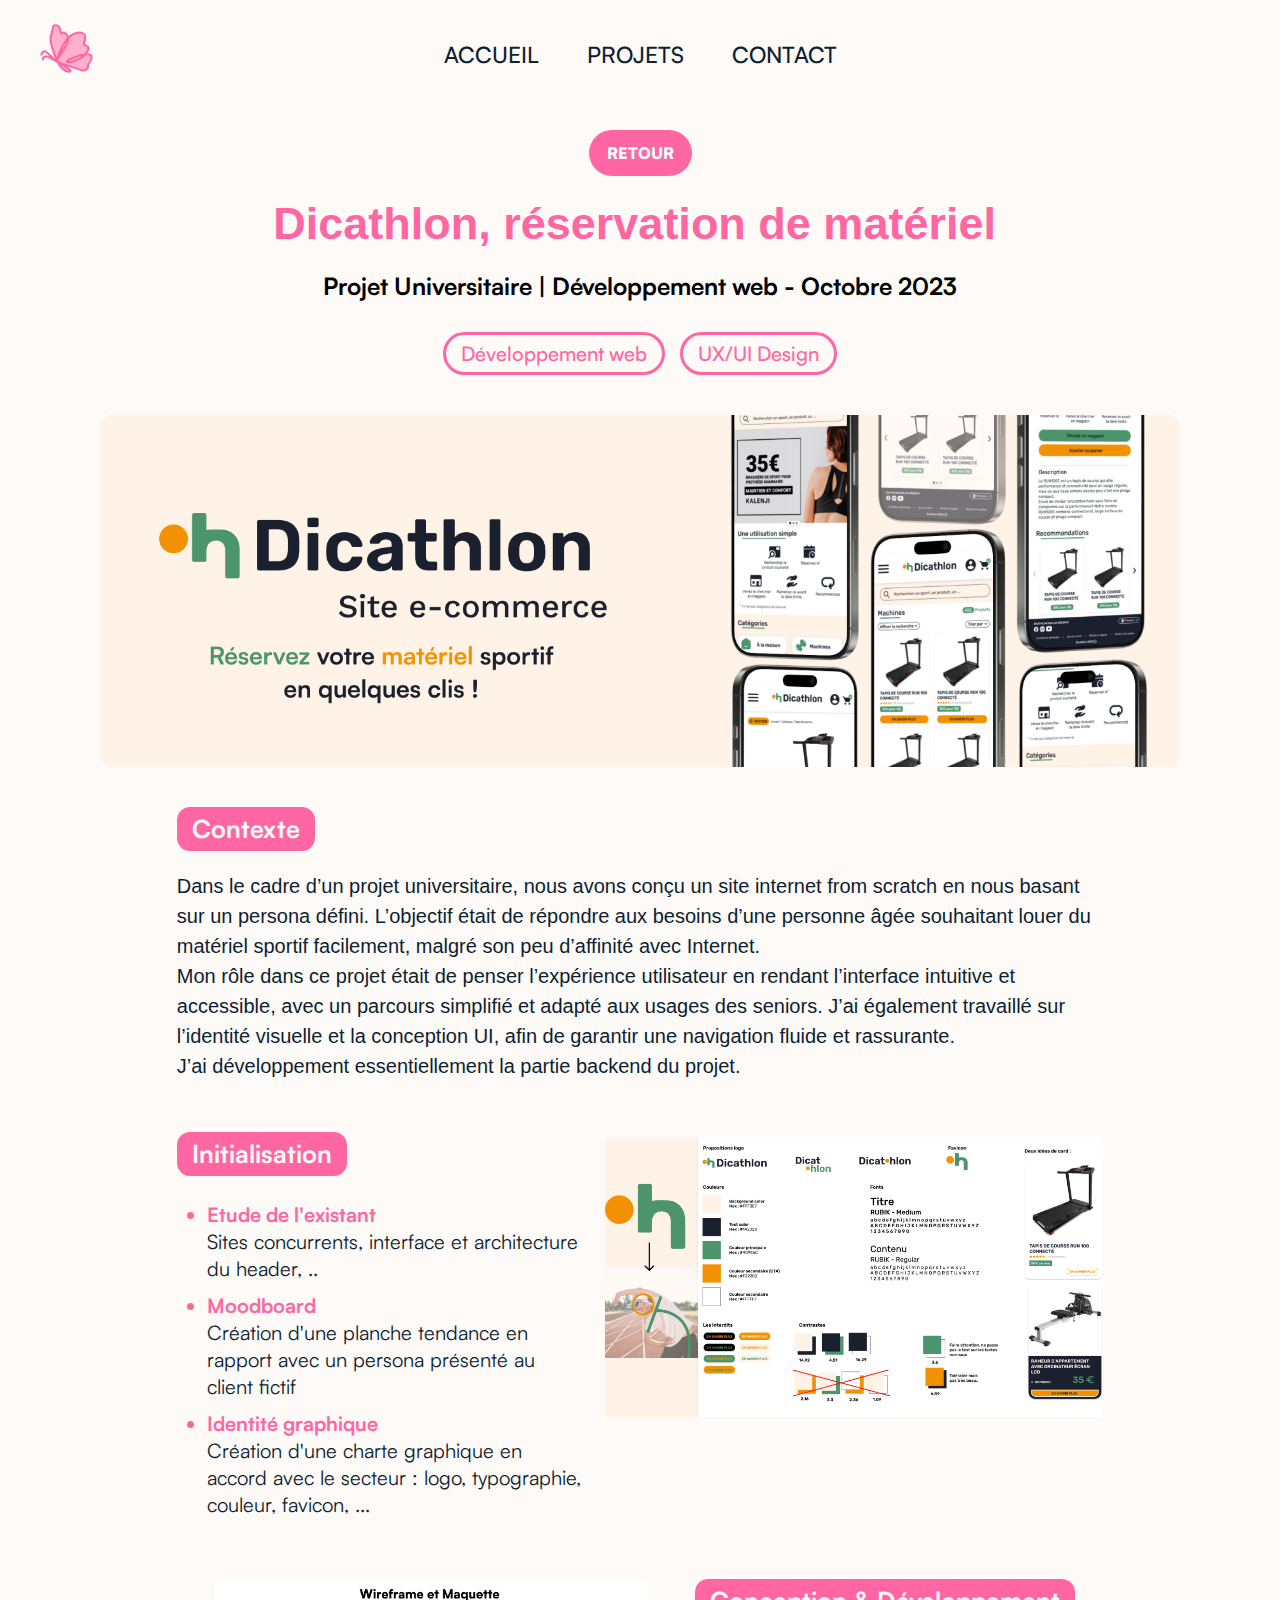
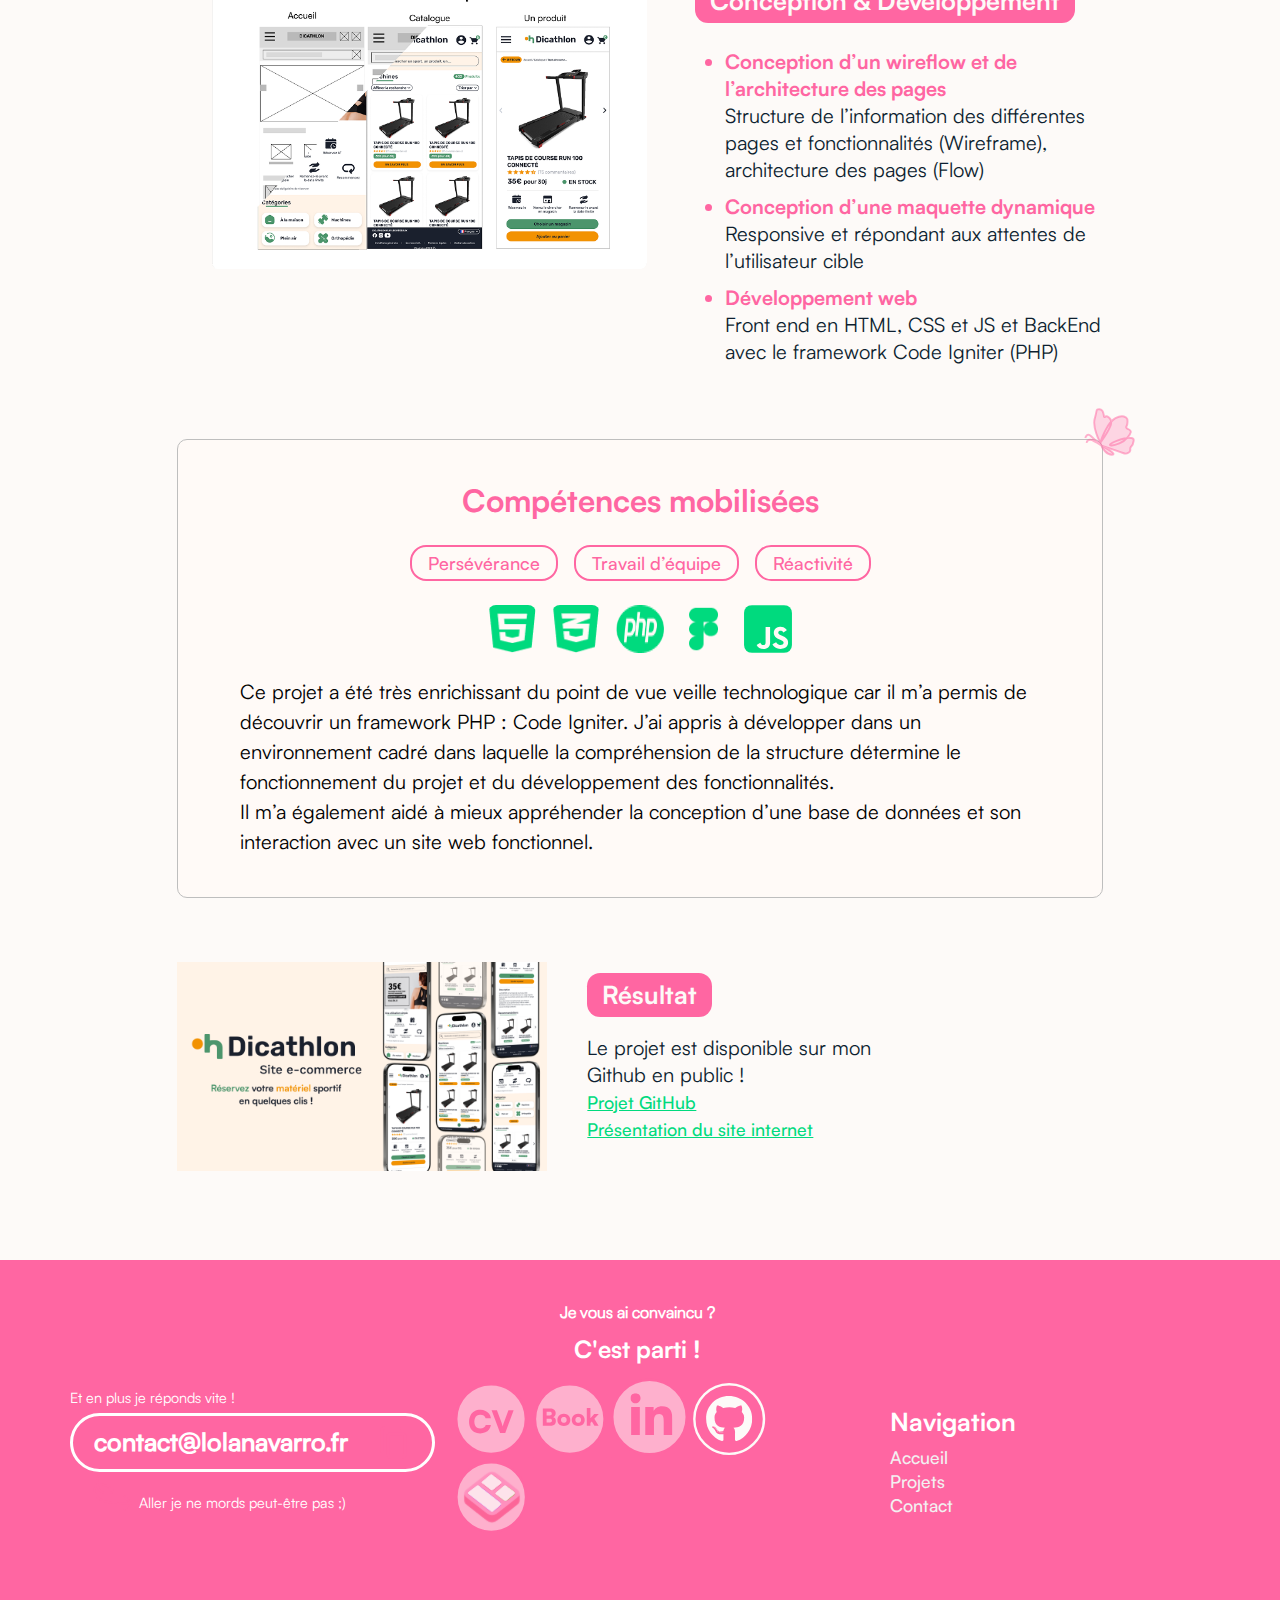
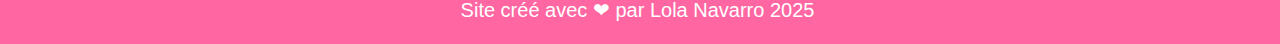
<file: views/projects/dicathlon.html>
<!DOCTYPE html>
<html>
<head>
    <meta charset="UTF-8">
    <title>Lola - Portfolio</title>

    <link rel="stylesheet" href="../../style/project.css">
    <link rel="stylesheet" href="../../style/common.css">
    <link rel="icon" type="image/png" href="../../assets/images/icons/butterfly.svg">
    <script>
      const copyEmail = () => {
          const emailText = document.getElementById("emailText").textContent;
          navigator.clipboard.writeText(emailText).then(() => {
          }).catch(err => {
          console.error("Failed to copy email: ", err);
          });
      }
      </script>
</head>
<body>
  <section class="main-content">
    <header>
      <img src="../../assets/images/icons/butterfly.svg" alt>

      <nav>
          <ul>
              <li><a href="../../index.html">Accueil</a></li>
              <li><a href="../projects.html">Projets</a></li>
              <li><a href="../contact.html">Contact</a></li>
          </ul>
      </nav>
    </header>
    <main class="container">
        <div class="project-header">
          <a href="../projects.html"><button>RETOUR</button></a>

          <h1 class="project-title">Dicathlon, réservation de matériel</h1>
          <p class="subtitle">Projet Universitaire | Développement web - Octobre 2023</p>
        </div>
    
        <nav class="category-buttons">
          <div class="category-button">Développement web</div>
          <div class="category-button">UX/UI Design</div>
        </nav>
    
        <div class="project-showcase">
          <img src="../../assets/images/projects/dicathlon/banner.png" alt="Leurenner Réservation de spectacle Projet" class="project-image">
        </div>

        <section class="sub-container">
          <section class="context-section">
            <h2 class="context-heading">Contexte</h2>
            <p class="context-text">
              Dans le cadre d’un projet universitaire, nous avons conçu un site internet from scratch en nous basant sur un persona défini. L’objectif était de répondre aux besoins d’une personne âgée souhaitant louer du matériel sportif facilement, malgré son peu d’affinité avec Internet. <br/>
              Mon rôle dans ce projet était de penser l’expérience utilisateur en rendant l’interface intuitive et accessible, avec un parcours simplifié et adapté aux usages des seniors. J’ai également travaillé sur l’identité visuelle et la conception UI, afin de garantir une navigation fluide et rassurante. <br/>
              J’ai développement essentiellement la partie backend du projet.
            </p>
          </section>
  
          <section class="mission-section">
            <div class="mission-container">
              <article class="mission-content">
                <div class="mission-text-container">
                  <h2 class="context-heading">Initialisation</h2>
                  <ul class="mission-list">
                    <li><span class="highlight">Etude de l'existant</span> <br/>
                      Sites concurrents, interface et architecture du header, ..</li>
                    <li><span class="highlight">Moodboard</span> <br/>
                      Création d'une planche tendance en rapport avec un persona présenté au client fictif</li>
                    <li><span class="highlight">Identité graphique</span> <br/>
                      Création d'une charte graphique en accord avec le secteur : logo, typographie, couleur, favicon, ...</li>
          
                  </ul>
                </div>
              </article>
              <figure class="mission-image-wrapper">
                <img
                  src="../../assets/images/projects/dicathlon/illu1.png"
                  alt="Mission project visual"
                  class="mission-image"
                />
              </figure>
            </div>
          </section>

          <section class="mission-section">
            <div class="mission-container">
              <figure class="mission-image-wrapper">
                <img
                  src="../../assets/images/projects/dicathlon/illu2.png"
                  alt="Mission project visual"
                  class="mission-image"
                />
              </figure>

              <article class="mission-content">
                <div class="mission-text-container">
                  <h2 class="context-heading">Conception & Développement</h2>
                  <ul class="mission-list">
                    <li><span class="highlight">Conception d’un wireflow et de l’architecture des pages
                    </span> <br/>
                    Structure de l’information des différentes pages et fonctionnalités (Wireframe), architecture des pages (Flow)</li>
                    <li><span class="highlight">Conception d’une maquette dynamique</span> <br/>
                      Responsive et répondant aux attentes de l’utilisateur cible</li>
                    <li><span class="highlight">Développement web</span> <br/>
                      Front end en HTML, CSS et JS et BackEnd avec le framework Code Igniter (PHP)</li>
                  </ul>
                </div>
              </article>
            </div>
          </section>

          <section class="competences-container">
            <img src="../../assets//images/icons/butterflyIcon.svg" alt="Butterfly icon" class="butterfly-icon">
            <h2 class="competences-title">Compétences mobilisées</h2>
          
            <div class="skills-container">
              <span class="skill-pill">Persévérance</span>
              <span class="skill-pill">Travail d’équipe</span>
              <span class="skill-pill">Réactivité</span>
            </div>
          
            <div class="tools-container">
              <img class="tool-icon" src="../../assets/images/icons/HTML.png"/>
              <img class="tool-icon" src="../../assets/images/icons/CSS.png"/>
              <img class="tool-icon" src="../../assets/images/icons/PHP.png"/>
              <img class="tool-icon" src="../../assets/images/icons/figma.png"/>
              <img class="tool-icon" src="../../assets/images/icons/javascript.svg"/>
            </div>
          
            <p class="competences-description">
              Ce projet a été très enrichissant du point de vue veille technologique car il m’a permis de découvrir un framework PHP : Code Igniter. J’ai appris à développer dans un environnement cadré dans laquelle la compréhension de la structure détermine le fonctionnement du projet et du développement des fonctionnalités. <br/>
              Il m’a également aidé à mieux appréhender la conception d’une base de données et son interaction avec un site web fonctionnel.
            </p>
          </section>

          <section class="note-container">
            <div class="content-wrapper">
              <div class="image-column">
                <img
                  src="../../assets/images/projects/dicathlon/illu3.png"
                  alt="Feature image"
                  class="feature-image"
                />
              </div>
              <div class="text-column">
                <div class="text-content">
                  <span class="context-heading">Résultat</span>
                  <p class="note-description">
                    Le projet est disponible sur mon Github en public !
                    <br />
                    <a href="https://github.com/Lola0810/Dicathlon-Website">Projet GitHub</a>
                    <br />
                    <a href="../../assets/pdf/Dicathlon-Présentation.pdf">Présentation du site internet</a>
                  </p>
                </div>
              </div>
            </div>
          </section>
        </section>
    </main>
  </section>




  <footer class="footer">
    <div class="footer-container">
      <div class="footer-content">
        <!-- Contact Section -->
        <section class="contact-section">
            <p class="quick-response">Et en plus je réponds vite !</p>
            <a id="emailText" class="email-container" onclick="copyEmail()">
              <span class="email-text">contact@lolanavarro.fr</span>
              <img
                src="../../assets/images/icons/copy-white.svg"
                alt="Email icon"
                class="email-icon"
              />
            </a>
            <div class="friendly-message">
              <img
                src="../../assets/images/icons/arrow.svg"
                alt="Message icon"
                class="message-icon"
              />
              <p class="message-text">Aller je ne mords peut-être pas ;)</p>
            </div>
          </section>

          <!-- CTA Section -->
          <section class="cta-section">
            <h2 class="cta-question">Je vous ai convaincu ?</h2>
            <p class="cta-action">C'est parti !</p>
            <div class="social-icons">
              <a href="#" aria-label="Social media link">
                <img
                  src="../../assets/images/icons/cv_footer_button.svg"
                  alt="Social media icon"
                  class="social-icon"
                />
              </a>
              <a href="#" aria-label="Social media link">
                <img
                  src="../../assets/images/icons/book_footer_button.svg"
                  alt="Social media icon"
                  class="social-icon"
                />
              </a>
              <a href="#" aria-label="Social media link">
                <img
                  src="../../assets/images/icons/linkedin_footer_button.svg"
                  alt="Social media icon"
                  class="social-icon"
                />
              </a>
              <a href="#" aria-label="Social media link">
                  <img
                    src="../../assets/images/icons/github_footer_button.svg"
                    alt="Social media icon"
                    class="social-icon"
                  />
              </a>
              <a href="#" aria-label="Social media link">
                  <img
                      src="../../assets/images/icons/bento_footer_button.svg"
                      alt="Social media icon"
                      class="social-icon"
                  />
              </a>
            </div>
            <p class="copyright">Site créé avec ❤ par Lola Navarro 2025</p>
          </section>

          <!-- Navigation Section -->
          <nav class="nav-section">
            <h2 class="nav-title">Navigation</h2>
            <div class="nav-links">
              <a href="../index.html" style="color: inherit; text-decoration: none"
                >Accueil</a
              ><br />
              <a href="#" style="color: inherit; text-decoration: none"
                >Projets</a
              ><br />
              <a href="./contact.html" style="color: inherit; text-decoration: none"
                >Contact</a
              >
            </div>
          </nav>
      </div>
    </div>
</footer>
</body>
</html>
</file>
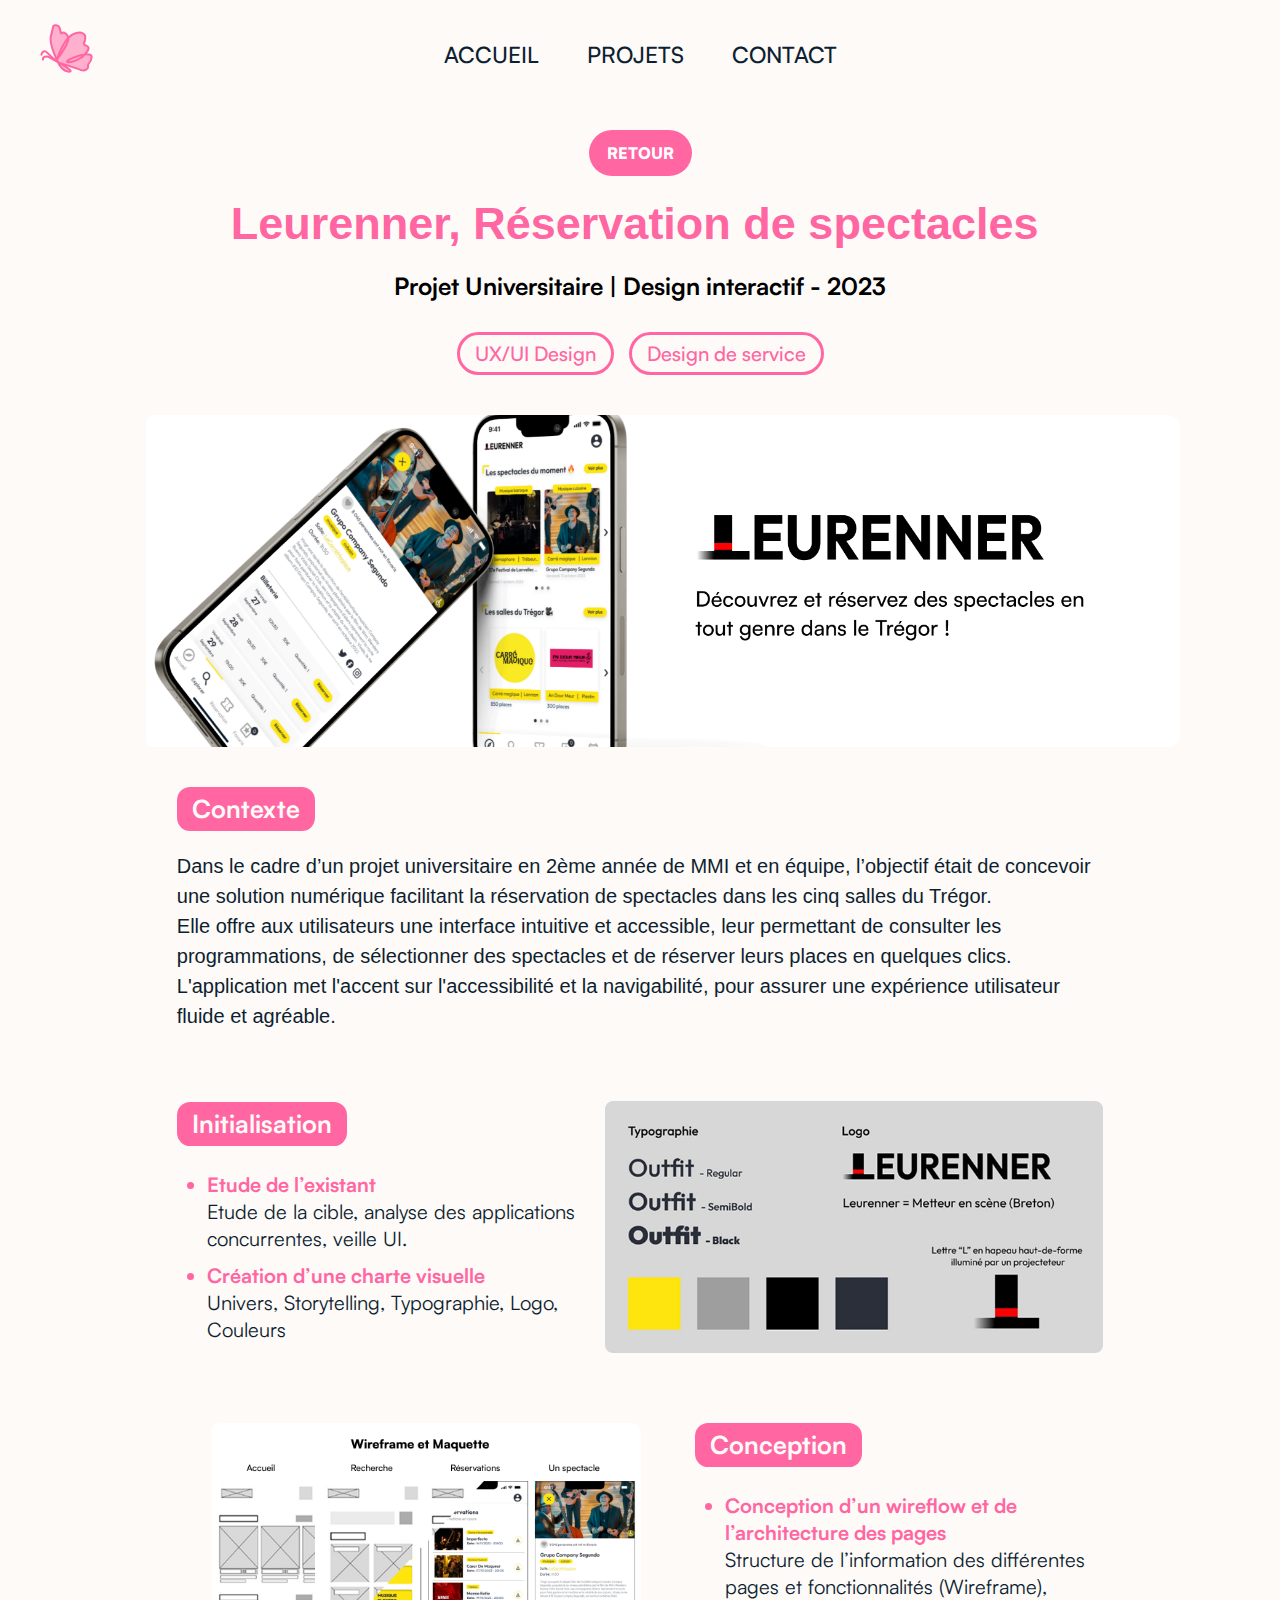
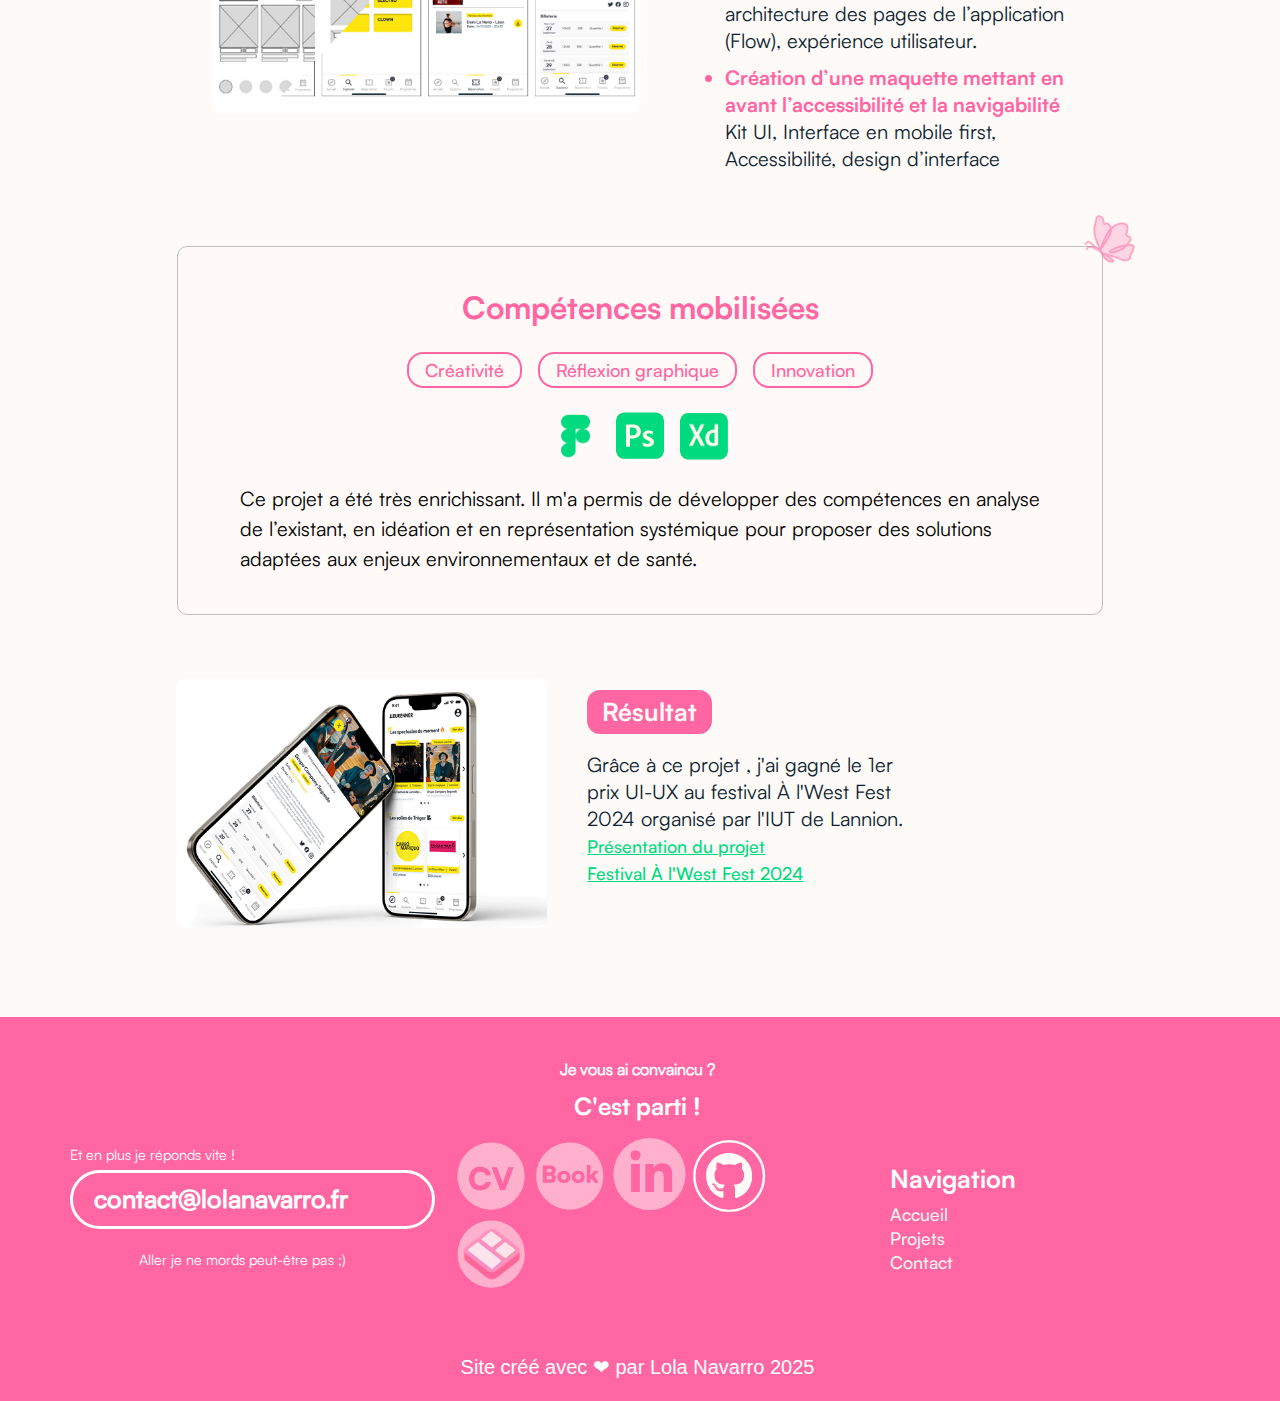
<file: views/projects/leurenner.html>
<!DOCTYPE html>
<html>
<head>
    <meta charset="UTF-8">
    <title>Lola - Portfolio</title>

    <link rel="stylesheet" href="../../style/project.css">
    <link rel="stylesheet" href="../../style/common.css">
    <link rel="icon" type="image/png" href="../../assets/images/icons/butterfly.svg">
    <script>
      const copyEmail = () => {
          const emailText = document.getElementById("emailText").textContent;
          navigator.clipboard.writeText(emailText).then(() => {
          }).catch(err => {
          console.error("Failed to copy email: ", err);
          });
      }
      </script>
</head>
<body>
  <section class="main-content">
    <header>
      <img src="../../assets/images/icons/butterfly.svg" alt>

      <nav>
          <ul>
              <li><a href="../../index.html">Accueil</a></li>
              <li><a href="../projects.html">Projets</a></li>
              <li><a href="../contact.html">Contact</a></li>
          </ul>
      </nav>
    </header>
    <main class="container">
        <div class="project-header">
          <a href="../projects.html"><button>RETOUR</button></a>

          <h1 class="project-title">Leurenner, Réservation de spectacles</h1>
          <p class="subtitle">Projet Universitaire | Design interactif - 2023</p>
        </div>
    
        <nav class="category-buttons">
          <div class="category-button">UX/UI Design</div>
          <div class="category-button">Design de service</div>
        </nav>
    
        <div class="project-showcase">
          <img src="../../assets/images/projects/leurenner/banner.png" alt="Leurenner Réservation de spectacle Projet" class="project-image">
        </div>

        <section class="sub-container">
          <section class="context-section">
            <h2 class="context-heading">Contexte</h2>
            <p class="context-text">
              Dans le cadre d’un projet universitaire en 2ème année de MMI et en équipe, l’objectif était de concevoir une solution numérique facilitant la réservation de spectacles dans les cinq salles du Trégor. <br/>
              Elle offre aux utilisateurs une interface intuitive et accessible, leur permettant de consulter les programmations, de sélectionner des spectacles et de réserver leurs places en quelques clics. L'application met l'accent sur l'accessibilité et la navigabilité, pour assurer une expérience utilisateur fluide et agréable.
            </p>
          </section>
  
          <section class="mission-section">
            <div class="mission-container">
              <article class="mission-content">
                <div class="mission-text-container">
                  <h2 class="context-heading">Initialisation</h2>
                  <ul class="mission-list">
                    <li><span class="highlight">Etude de l’existant</span> <br/>
                      Etude de la cible, analyse des applications concurrentes, veille UI.</li>
                    <li><span class="highlight">Création d’une charte visuelle</span> <br/>
                      Univers, Storytelling, Typographie, Logo, Couleurs</li>
          
                  </ul>
                </div>
              </article>
              <figure class="mission-image-wrapper">
                <img
                  src="../../assets/images/projects/leurenner/identity.png"
                  alt="Mission project visual"
                  class="mission-image"
                />
              </figure>
            </div>
          </section>

          <section class="mission-section">
            <div class="mission-container">
              <figure class="mission-image-wrapper">
                <img
                  src="../../assets/images/projects/leurenner/wireframe-maquette.png"
                  alt="Mission project visual"
                  class="mission-image"
                />
              </figure>

              <article class="mission-content">
                <div class="mission-text-container">
                  <h2 class="context-heading">Conception</h2>
                  <ul class="mission-list">
                    <li><span class="highlight">Conception d’un wireflow et de l’architecture des pages
                    </span> <br/>
                    Structure de l’information des différentes pages et fonctionnalités (Wireframe), architecture des pages de l’application (Flow), expérience utilisateur.</li>
                    <li><span class="highlight">Création d’une maquette mettant en avant l’accessibilité et la navigabilité</span> <br/>
                      Kit UI, Interface en mobile first, Accessibilité, design d’interface</li>
          
                  </ul>
                </div>
              </article>
            </div>
          </section>

          <section class="competences-container">
            <img src="../../assets//images/icons/butterflyIcon.svg" alt="Butterfly icon" class="butterfly-icon">
            <h2 class="competences-title">Compétences mobilisées</h2>
          
            <div class="skills-container">
              <span class="skill-pill">Créativité</span>
              <span class="skill-pill">Réflexion graphique</span>
              <span class="skill-pill">Innovation</span>
            </div>
          
            <div class="tools-container">
              <img class="tool-icon" src="../../assets/images/icons/figma.png"/>
              <img class="tool-icon" src="../../assets/images/icons/ps.svg"/>
              <img class="tool-icon" src="../../assets/images/icons/XD.png"/>
            </div>
          
            <p class="competences-description">
              Ce projet a été très enrichissant. Il m'a permis de développer des compétences en analyse de l’existant, en idéation et en représentation systémique pour proposer des solutions adaptées aux enjeux environnementaux et de santé. 
            </p>
          </section>

          <section class="note-container">
            <div class="content-wrapper">
              <div class="image-column">
                <img
                  src="../../assets/images/projects/leurenner/result.png"
                  alt="Feature image"
                  class="feature-image"
                />
              </div>
              <div class="text-column">
                <div class="text-content">
                  <span class="context-heading">Résultat</span>
                  <p class="note-description">
                    Grâce à ce projet , j'ai gagné le 1er prix UI-UX au festival À l'West Fest 2024 organisé par l'IUT de Lannion.
                    <br />
                    <a href="https://www.linkedin.com/in/lola-navarro/details/projects/1635547954989/single-media-viewer/?profileId=ACoAAD7obhkBRYUNrlgADEUOJvoGPAKyBMyMk8A">Présentation du projet</a>
                    <br />
                    <a href="https://www.youtube.com/watch?v=WNuuAjJ8SR0">Festival À l'West Fest 2024</a>
                  </p>
                </div>
              </div>
            </div>
          </section>
        </section>
    </main>
  </section>




  <footer class="footer">
    <div class="footer-container">
      <div class="footer-content">
        <!-- Contact Section -->
        <section class="contact-section">
            <p class="quick-response">Et en plus je réponds vite !</p>
            <a id="emailText" class="email-container" onclick="copyEmail()">
              <span class="email-text">contact@lolanavarro.fr</span>
              <img
                src="../../assets/images/icons/copy-white.svg"
                alt="Email icon"
                class="email-icon"
              />
            </a>
            <div class="friendly-message">
              <img
                src="../../assets/images/icons/arrow.svg"
                alt="Message icon"
                class="message-icon"
              />
              <p class="message-text">Aller je ne mords peut-être pas ;)</p>
            </div>
          </section>

          <!-- CTA Section -->
          <section class="cta-section">
            <h2 class="cta-question">Je vous ai convaincu ?</h2>
            <p class="cta-action">C'est parti !</p>
            <div class="social-icons">
              <a href="#" aria-label="Social media link">
                <img
                  src="../../assets/images/icons/cv_footer_button.svg"
                  alt="Social media icon"
                  class="social-icon"
                />
              </a>
              <a href="#" aria-label="Social media link">
                <img
                  src="../../assets/images/icons/book_footer_button.svg"
                  alt="Social media icon"
                  class="social-icon"
                />
              </a>
              <a href="#" aria-label="Social media link">
                <img
                  src="../../assets/images/icons/linkedin_footer_button.svg"
                  alt="Social media icon"
                  class="social-icon"
                />
              </a>
              <a href="#" aria-label="Social media link">
                  <img
                    src="../../assets/images/icons/github_footer_button.svg"
                    alt="Social media icon"
                    class="social-icon"
                  />
              </a>
              <a href="#" aria-label="Social media link">
                  <img
                      src="../../assets/images/icons/bento_footer_button.svg"
                      alt="Social media icon"
                      class="social-icon"
                  />
              </a>
            </div>
            <p class="copyright">Site créé avec ❤ par Lola Navarro 2025</p>
          </section>

          <!-- Navigation Section -->
          <nav class="nav-section">
            <h2 class="nav-title">Navigation</h2>
            <div class="nav-links">
              <a href="../index.html" style="color: inherit; text-decoration: none"
                >Accueil</a
              ><br />
              <a href="#" style="color: inherit; text-decoration: none"
                >Projets</a
              ><br />
              <a href="./contact.html" style="color: inherit; text-decoration: none"
                >Contact</a
              >
            </div>
          </nav>
      </div>
    </div>
</footer>
</body>
</html>
</file>
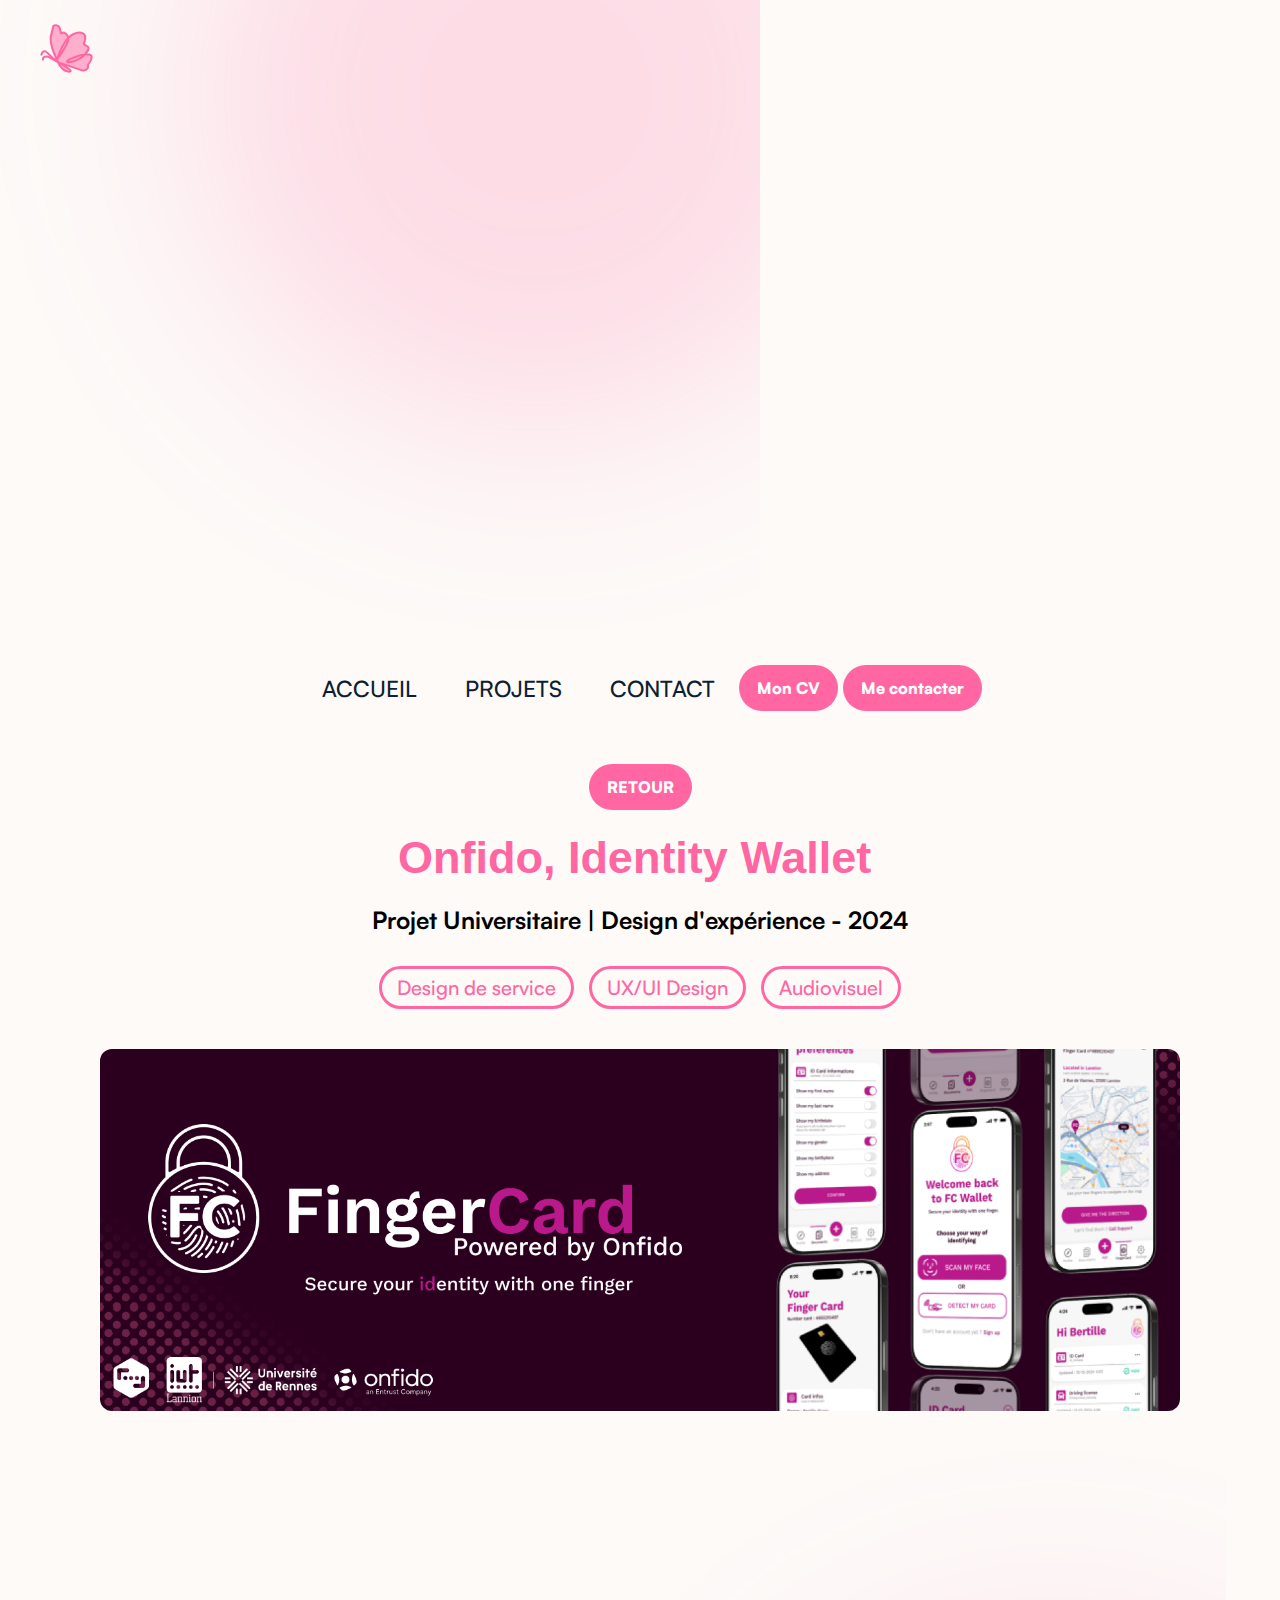
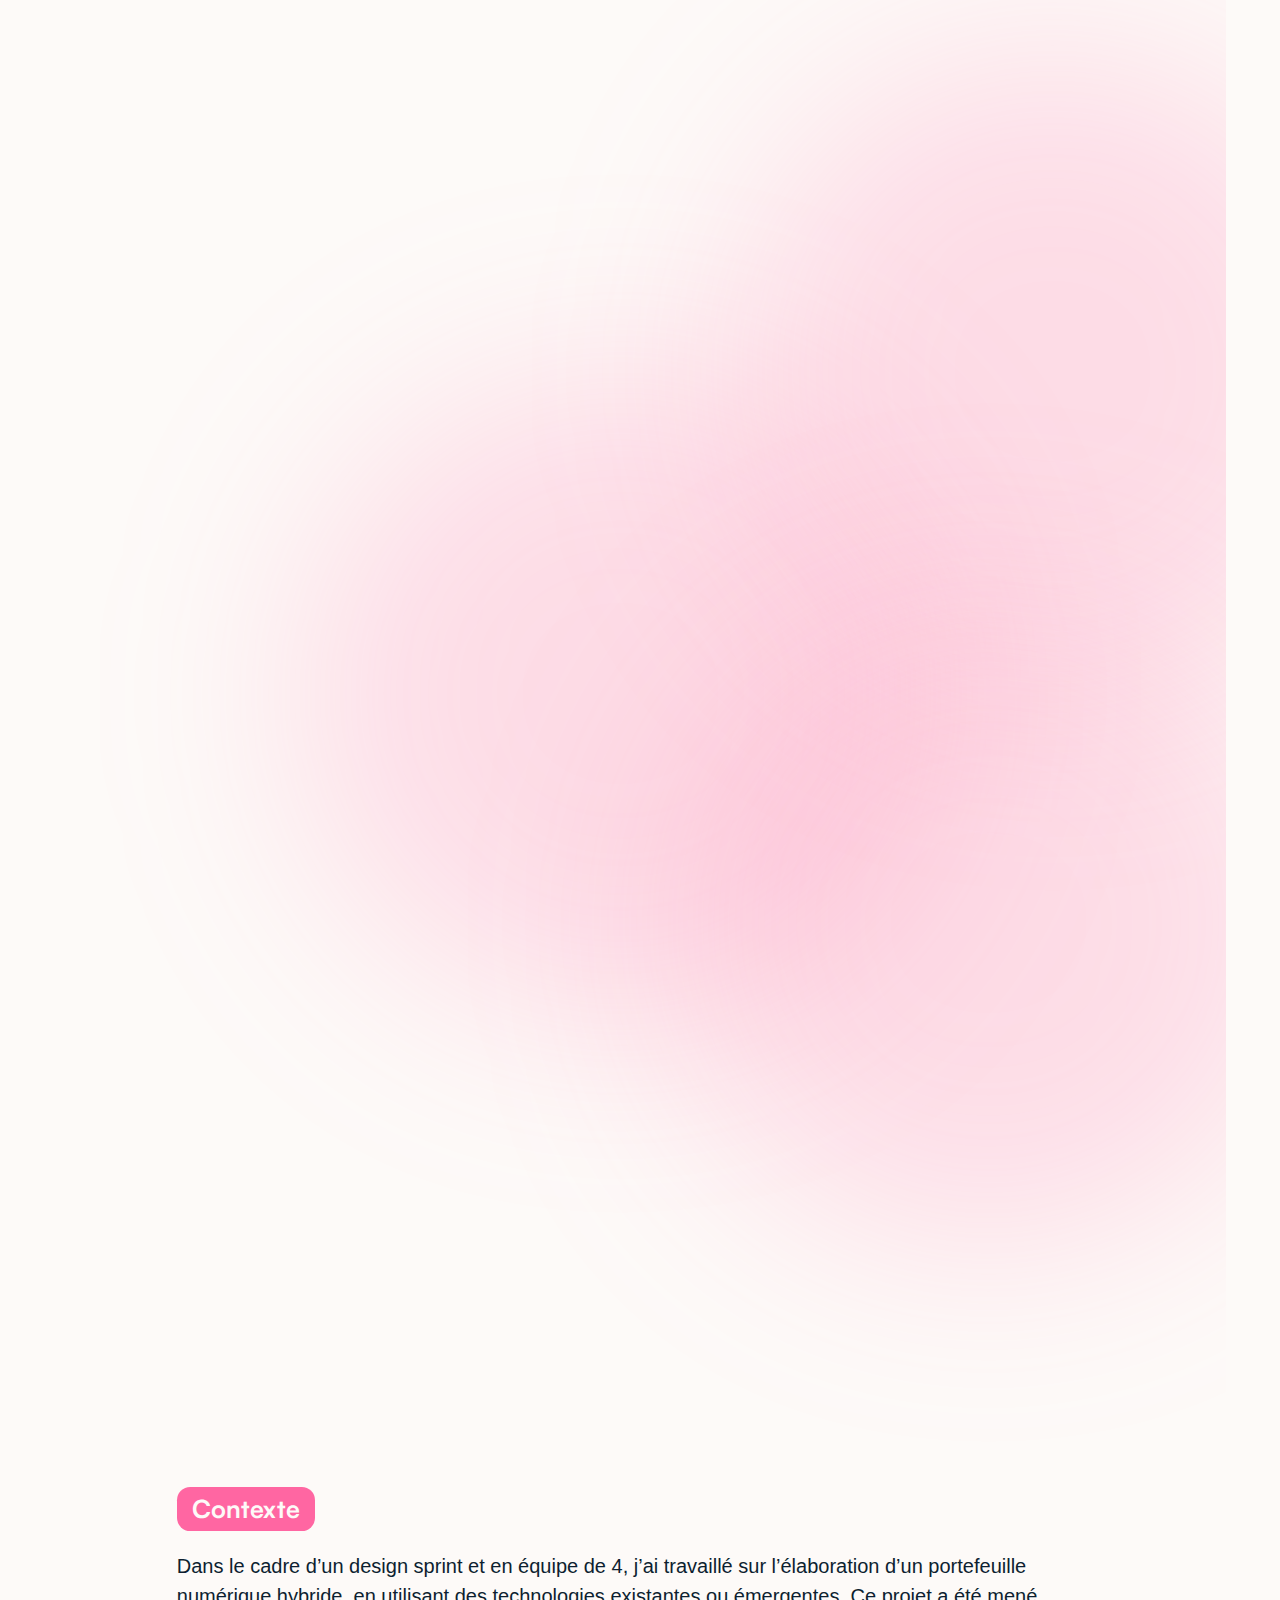
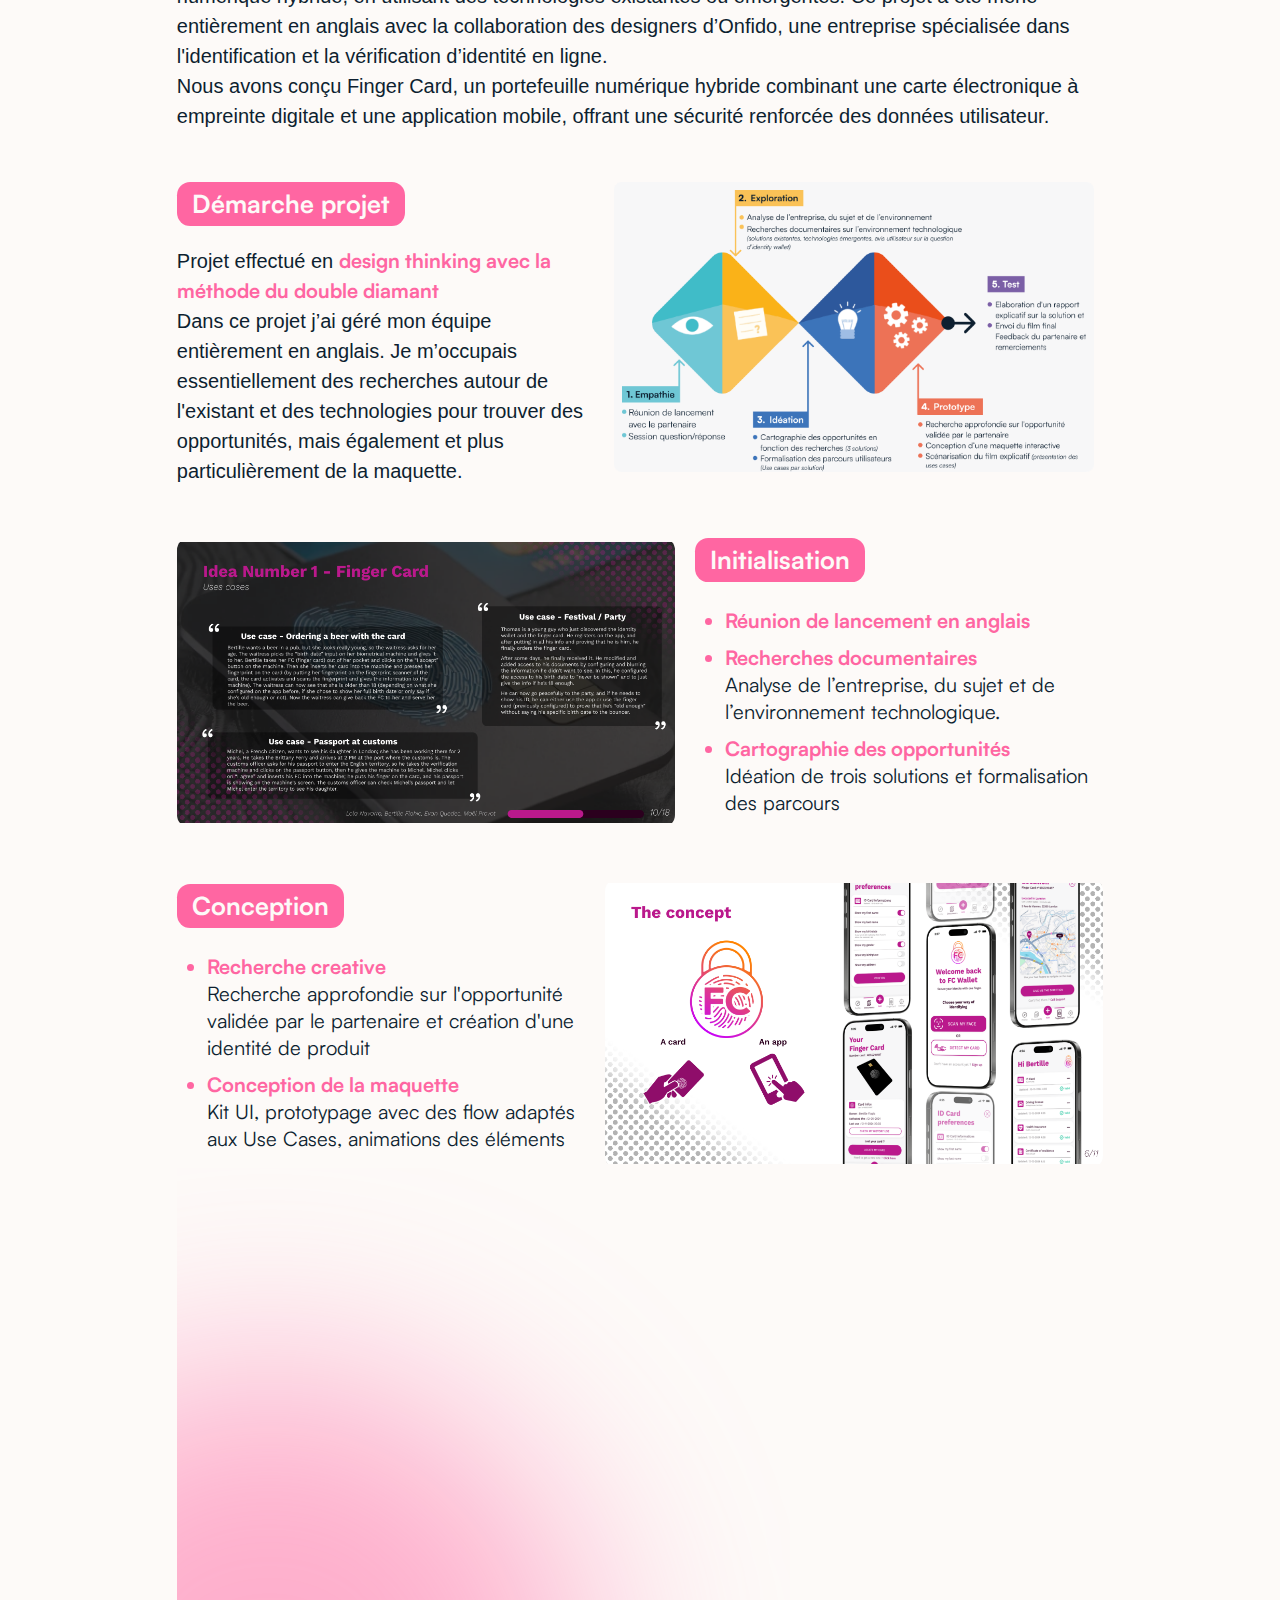
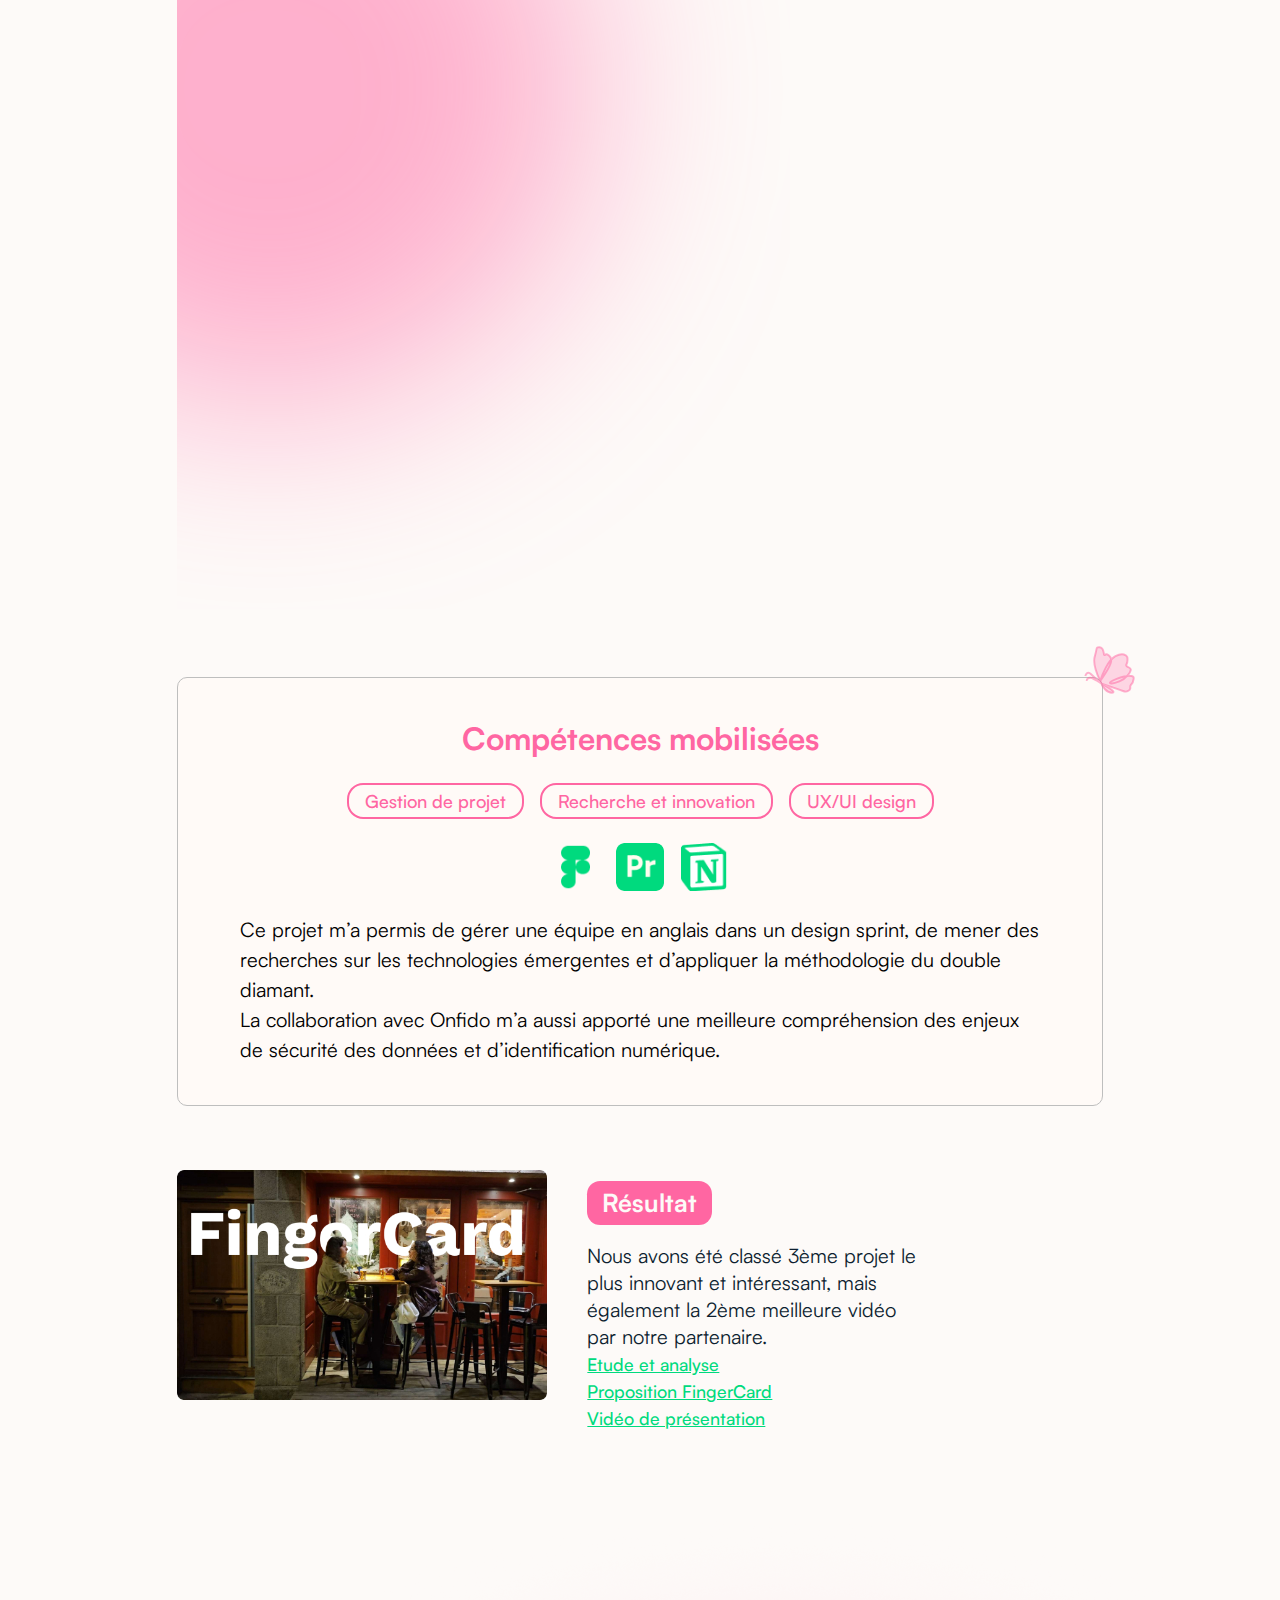
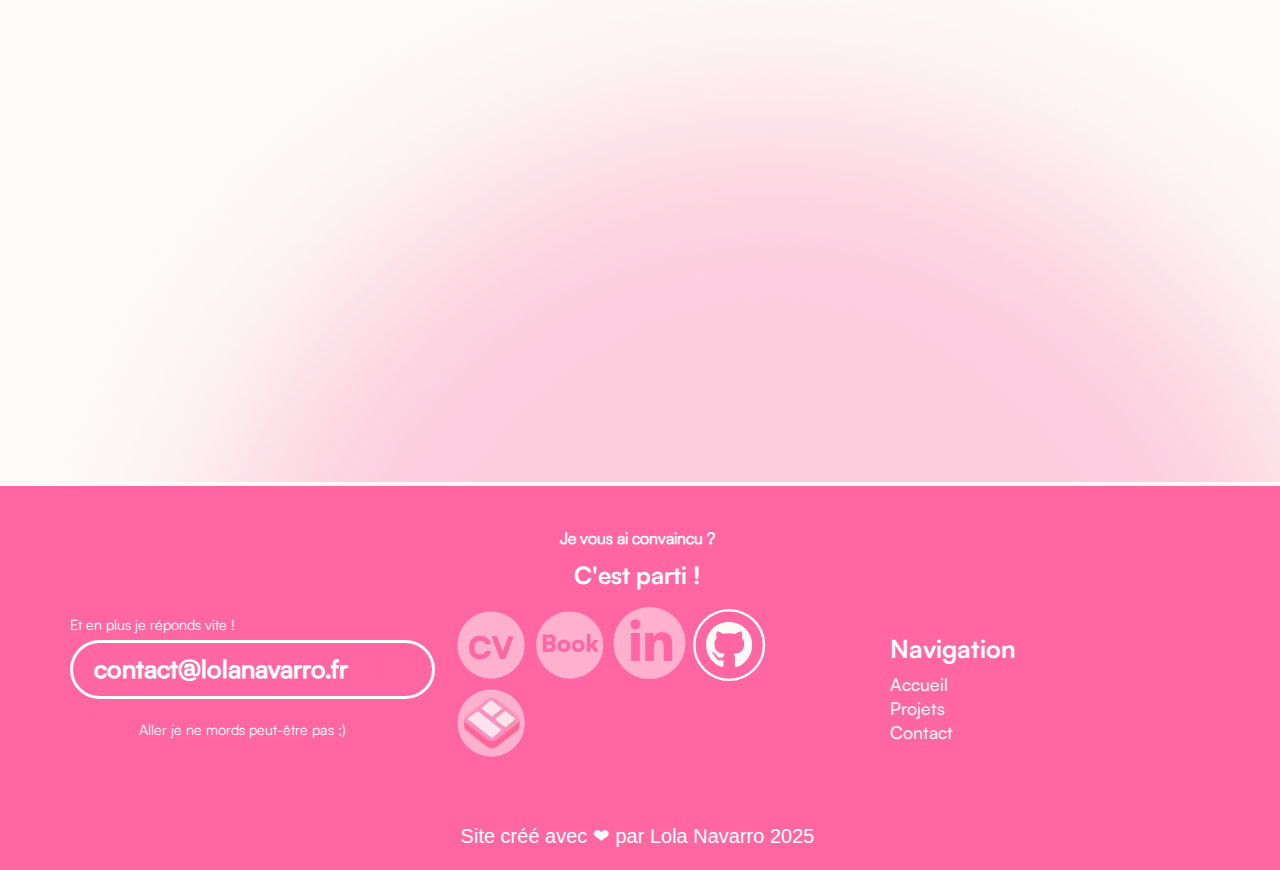
<file: views/projects/onfido.html>
<!DOCTYPE html>
<html>
<head>
    <meta charset="UTF-8">
    <title>Lola - Portfolio</title>

    <link rel="stylesheet" href="../../style/project.css">
    <link rel="stylesheet" href="../../style/common.css">
    <link rel="icon" type="image/png" href="../../assets/images/icons/butterfly.svg">
    <script>
      const copyEmail = () => {
          const emailText = document.getElementById("emailText").textContent;
          navigator.clipboard.writeText(emailText).then(() => {
          }).catch(err => {
          console.error("Failed to copy email: ", err);
          });
      }
      </script>
</head>
<body>
  <section class="main-content">
    <img class="header-blur" src="../../assets/images/backgrounds/header_blur.svg" alt>
    <header>
      <img src="../../assets/images/icons/butterfly.svg" alt>
      <div class="placeholder"></div>
      <nav>
          <ul>
              <li><a href="../../index.html">Accueil</a></li>
              <li><a href="../projects.html">Projets</a></li>
              <li><a href="../contact.html">Contact</a></li>
          </ul>
      </nav>

      <div class="buttons-header">
          <a href="../../assets/pdf/CV_Lola_NAVARRO.pdf"><button class="button-moncv">Mon CV</button></a>
          <a href="../contact.html"><button class="button-contacter">Me contacter</button></a>
      </div>
  </header>
    <main class="container">
        <div class="project-header">
          <a href="../projects.html"><button>RETOUR</button></a>

          <h1 class="project-title">Onfido, Identity Wallet</h1>
          <p class="subtitle">Projet Universitaire | Design d'expérience - 2024</p>
        </div>
    
        <nav class="category-buttons">
          <div class="category-button">Design de service</div>
          <div class="category-button">UX/UI Design</div>
          <div class="category-button">Audiovisuel</div>
        </nav>
    
        <div class="project-showcase">
          <img src="../../assets/images/projects/fingercard/banner.png" class="project-image">
        </div>
        
        <img class="two-blur" src="../../assets/images/backgrounds/2_blur.svg" alt>
        <section class="sub-container">
          <section class="context-section">
            <h2 class="context-heading">Contexte</h2>
            <p class="context-text">
                Dans le cadre d’un design sprint et en équipe de 4, j’ai travaillé sur l’élaboration d’un portefeuille numérique hybride, en utilisant des technologies existantes ou émergentes. 
                Ce projet a été mené entièrement en anglais avec la collaboration des designers d’Onfido, une entreprise spécialisée dans l'identification et la vérification d’identité en ligne.
                <br/>
                Nous avons conçu Finger Card, un portefeuille numérique hybride combinant une carte électronique à empreinte digitale et une application mobile, offrant une sécurité renforcée des données utilisateur.                
            </p>
          </section>
  
          <section class="mission-section">
            <div class="mission-container">
              <article class="mission-content">
                <div class="mission-text-container">
                  <h2 class="context-heading">Démarche projet</h2>
                  <p class="context-text">
                    Projet effectué en <span class="highlight">design thinking avec la méthode du double diamant</span> <br/>
                    Dans ce projet j’ai géré mon équipe entièrement en anglais. Je m’occupais essentiellement des recherches autour de l'existant et des technologies pour trouver des opportunités, mais également et plus particulièrement de la maquette.
                  </p>
                </div>
              </article>
              <figure class="mission-image-wrapper">
                <img
                  src="../../assets/images/projects/fingercard/deroule.png"
                  alt="Mission project visual"
                  class="mission-image"
                />
              </figure>
            </div>
          </section>
          

          <section class="mission-section">
            <div class="mission-container">
              <figure class="mission-image-wrapper">
                <img
                  src="../../assets/images/projects/fingercard/illu1.png"
                  alt="Mission project visual"
                  class="mission-image"
                />
              </figure>

              <article class="mission-content">
                <div class="mission-text-container">
                  <h2 class="context-heading">Initialisation</h2>
                  <ul class="mission-list">
                    <li><span class="highlight">Réunion de lancement en anglais</span></li>
                    <li><span class="highlight">Recherches documentaires</span> <br/>
                      Analyse de l’entreprise, du sujet et de l’environnement technologique.</li>
                    <li><span class="highlight">Cartographie des opportunités</span> <br/>
                    Idéation de trois solutions et formalisation des parcours</li>
                  </ul>
                </div>
              </article>
            </div>
          </section>

          <section class="mission-section">
            <div class="mission-container">
              <article class="mission-content">
                <div class="mission-text-container">
                  <h2 class="context-heading">Conception</h2>
                  <ul class="mission-list">
                    <li><span class="highlight">Recherche creative</span> <br/>
                        Recherche approfondie sur l'opportunité validée par le partenaire et création d'une identité de produit</li>
                    <li><span class="highlight">Conception de la maquette</span> <br/>
                      Kit UI, prototypage avec des flow adaptés aux Use Cases, animations des éléments</li>
                  </ul>
                </div>
              </article>
              <figure class="mission-image-wrapper">
                <img
                  src="../../assets/images/projects/fingercard/illu2.png"
                  alt="Mission project visual"
                  class="mission-image"
                />
              </figure>
            </div>
          </section>

          <img class="one-blur" src="../../assets/images/backgrounds/1_blur.svg" alt>
          <section class="competences-container">
            <img src="../../assets//images/icons/butterflyIcon.svg" alt="Butterfly icon" class="butterfly-icon">
            <h2 class="competences-title">Compétences mobilisées</h2>
          
            <div class="skills-container">
              <span class="skill-pill">Gestion de projet</span>
              <span class="skill-pill">Recherche et innovation</span>
              <span class="skill-pill">UX/UI design</span>
            </div>
          
            <div class="tools-container">
              <img class="tool-icon" src="../../assets/images/icons/figma.png"/>
              <img class="tool-icon" src="../../assets/images/icons/pr.png"/>
              <img class="tool-icon" src="../../assets/images/icons/notion.png"/>
            </div>
          
            <p class="competences-description">
              Ce projet m’a permis de gérer une équipe en anglais dans un design sprint, de mener des recherches sur les technologies émergentes et d’appliquer la méthodologie du double diamant.
              <br/> 
              La collaboration avec Onfido m’a aussi apporté une meilleure compréhension des enjeux de sécurité des données et d’identification numérique.
            </p>
          </section>

          <section class="note-container">
            <div class="content-wrapper">
              <div class="image-column">
                <img
                  src="../../assets/images/projects/fingercard/illu3.jpg"
                  alt="Feature image"
                  class="feature-image"
                />
              </div>
              <div class="text-column">
                <div class="text-content">
                  <span class="context-heading">Résultat</span>
                  <p class="note-description">
                    Nous avons été classé 3ème projet le plus innovant et intéressant, mais également la 2ème meilleure vidéo par notre partenaire.
                    <br />
                    <a href="https://www.linkedin.com/in/lola-navarro/details/projects/1166292476/multiple-media-viewer/?profileId=ACoAAD7obhkBRYUNrlgADEUOJvoGPAKyBMyMk8A&treasuryMediaId=1736333080858">Etude et analyse</a>
                    <br />
                    <a href="https://www.linkedin.com/in/lola-navarro/details/projects/1166292476/multiple-media-viewer/?profileId=ACoAAD7obhkBRYUNrlgADEUOJvoGPAKyBMyMk8A&treasuryMediaId=1736333080859">Proposition FingerCard</a>
                    <br />
                    <a href="https://drive.google.com/file/d/1NqzfiZHZZ0e7dT-1ZPChbqYWBhNLC8xU/view?usp=sharing">Vidéo de présentation</a>
                  </p>
                </div>
              </div>
            </div>
          </section>
        </section>
    </main>
  </section>




  <footer class="footer">
    <img class="footer-blur" src="../../assets/images/backgrounds/footer_blur.png" alt>
    <div class="footer-container">
      <div class="footer-content">
        <!-- Contact Section -->
        <section class="contact-section">
            <p class="quick-response">Et en plus je réponds vite !</p>
            <a id="emailText" class="email-container" onclick="copyEmail()">
              <span class="email-text">contact@lolanavarro.fr</span>
              <img
                src="../../assets/images/icons/copy-white.svg"
                alt="Email icon"
                class="email-icon"
              />
            </a>
            <div class="friendly-message">
              <img
                src="../../assets/images/icons/arrow.svg"
                alt="Message icon"
                class="message-icon"
              />
              <p class="message-text">Aller je ne mords peut-être pas ;)</p>
            </div>
          </section>

          <!-- CTA Section -->
          <section class="cta-section">
            <h2 class="cta-question">Je vous ai convaincu ?</h2>
            <p class="cta-action">C'est parti !</p>
            <div class="social-icons">
              <a href="#" aria-label="Social media link">
                <img
                  src="../../assets/images/icons/cv_footer_button.svg"
                  alt="Social media icon"
                  class="social-icon"
                />
              </a>
              <a href="#" aria-label="Social media link">
                <img
                  src="../../assets/images/icons/book_footer_button.svg"
                  alt="Social media icon"
                  class="social-icon"
                />
              </a>
              <a href="#" aria-label="Social media link">
                <img
                  src="../../assets/images/icons/linkedin_footer_button.svg"
                  alt="Social media icon"
                  class="social-icon"
                />
              </a>
              <a href="#" aria-label="Social media link">
                  <img
                    src="../../assets/images/icons/github_footer_button.svg"
                    alt="Social media icon"
                    class="social-icon"
                  />
              </a>
              <a href="#" aria-label="Social media link">
                  <img
                      src="../../assets/images/icons/bento_footer_button.svg"
                      alt="Social media icon"
                      class="social-icon"
                  />
              </a>
            </div>
            <p class="copyright">Site créé avec ❤ par Lola Navarro 2025</p>
          </section>

          <!-- Navigation Section -->
          <nav class="nav-section">
            <h2 class="nav-title">Navigation</h2>
            <div class="nav-links">
              <a href="../../index.html" style="color: inherit; text-decoration: none"
                >Accueil</a
              ><br />
              <a href="../projects.html" style="color: inherit; text-decoration: none"
                >Projets</a
              ><br />
              <a href="../contact.html" style="color: inherit; text-decoration: none"
                >Contact</a
              >
            </div>
          </nav>
      </div>
    </div>
</footer>
</body>
</html>
</file>
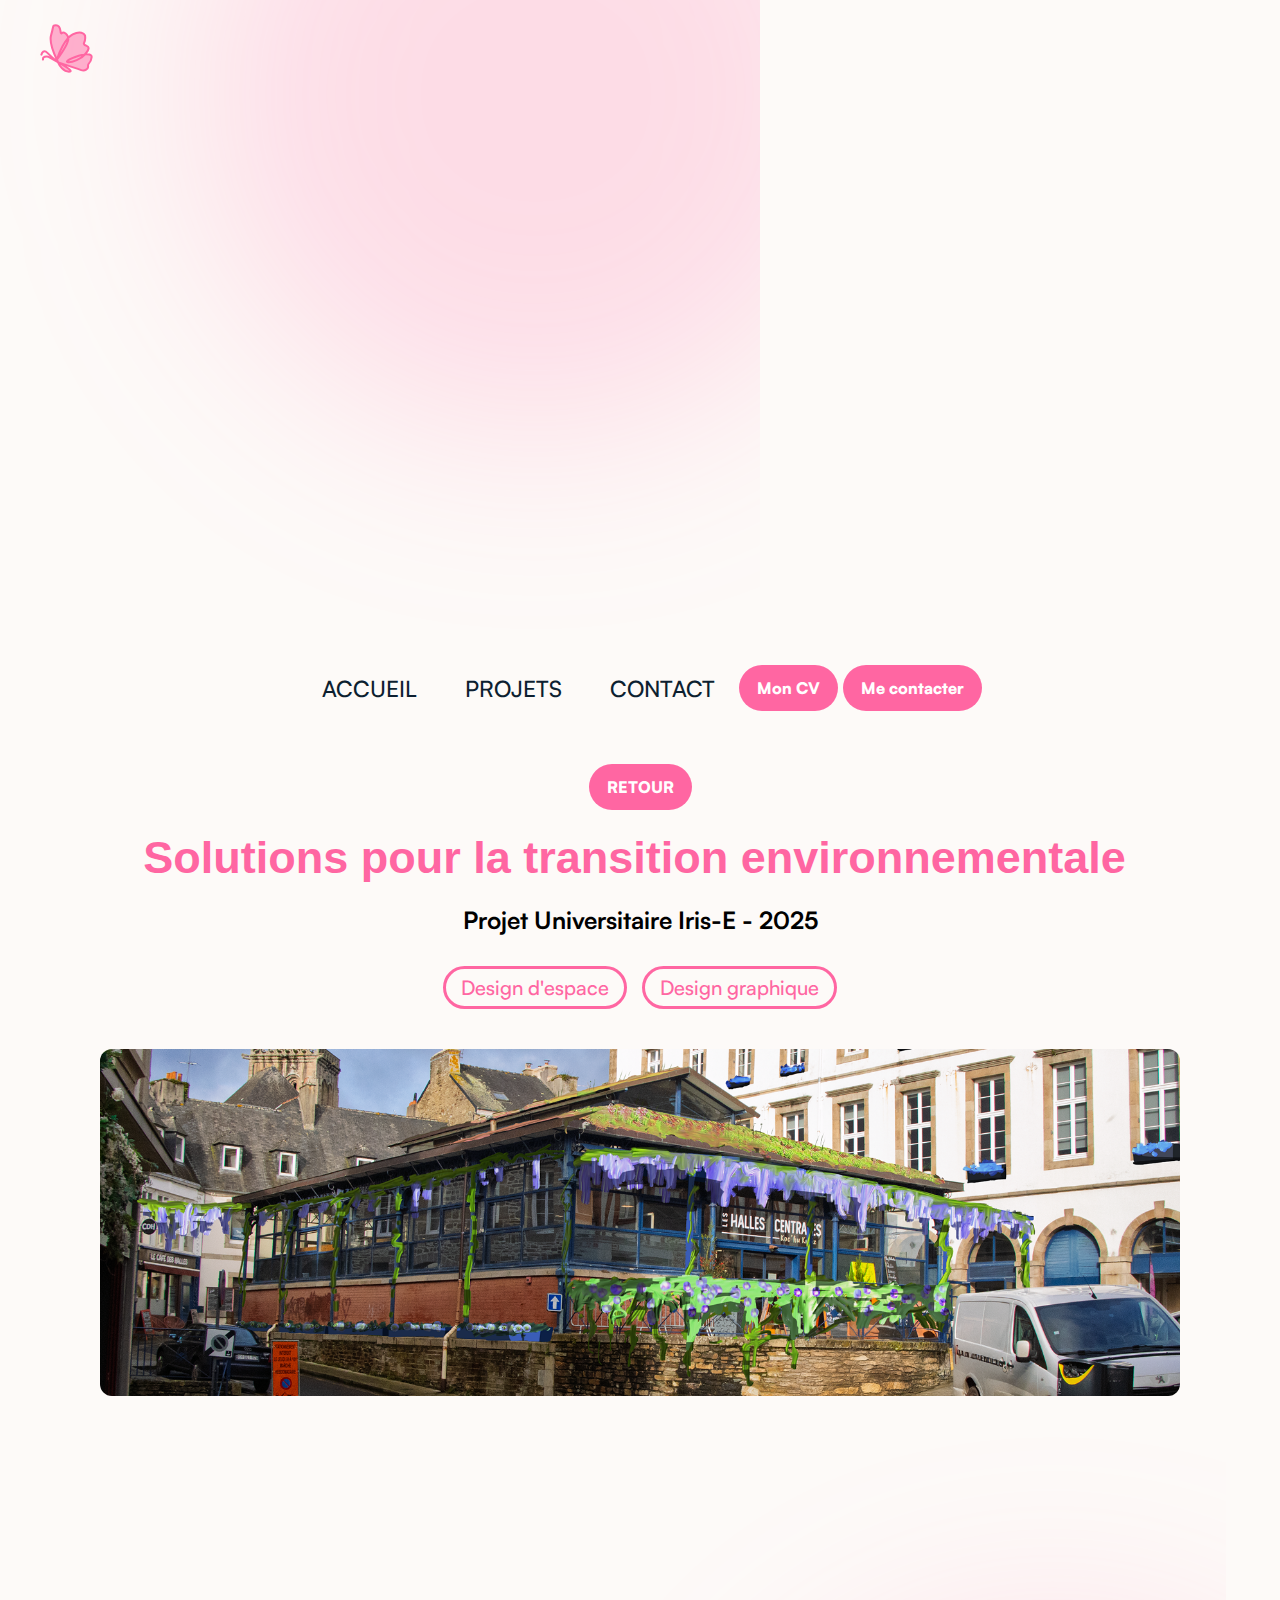
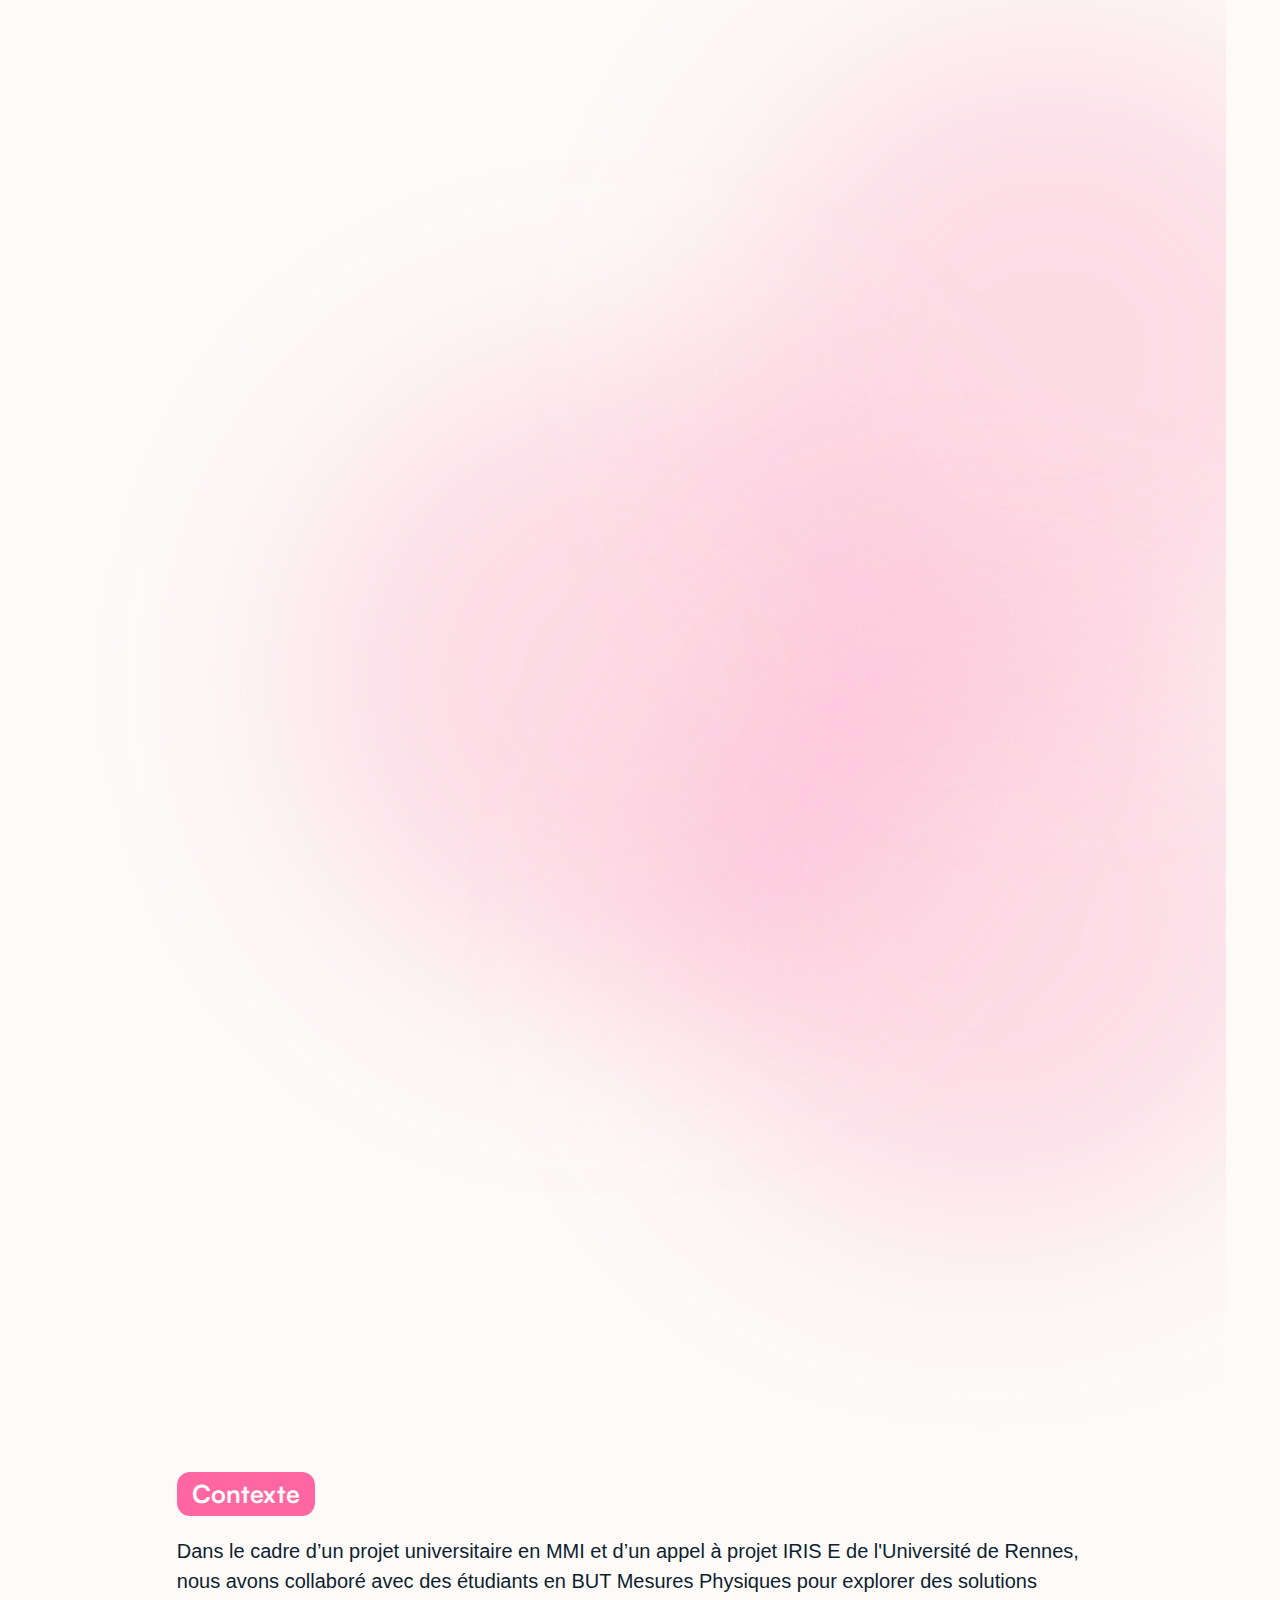
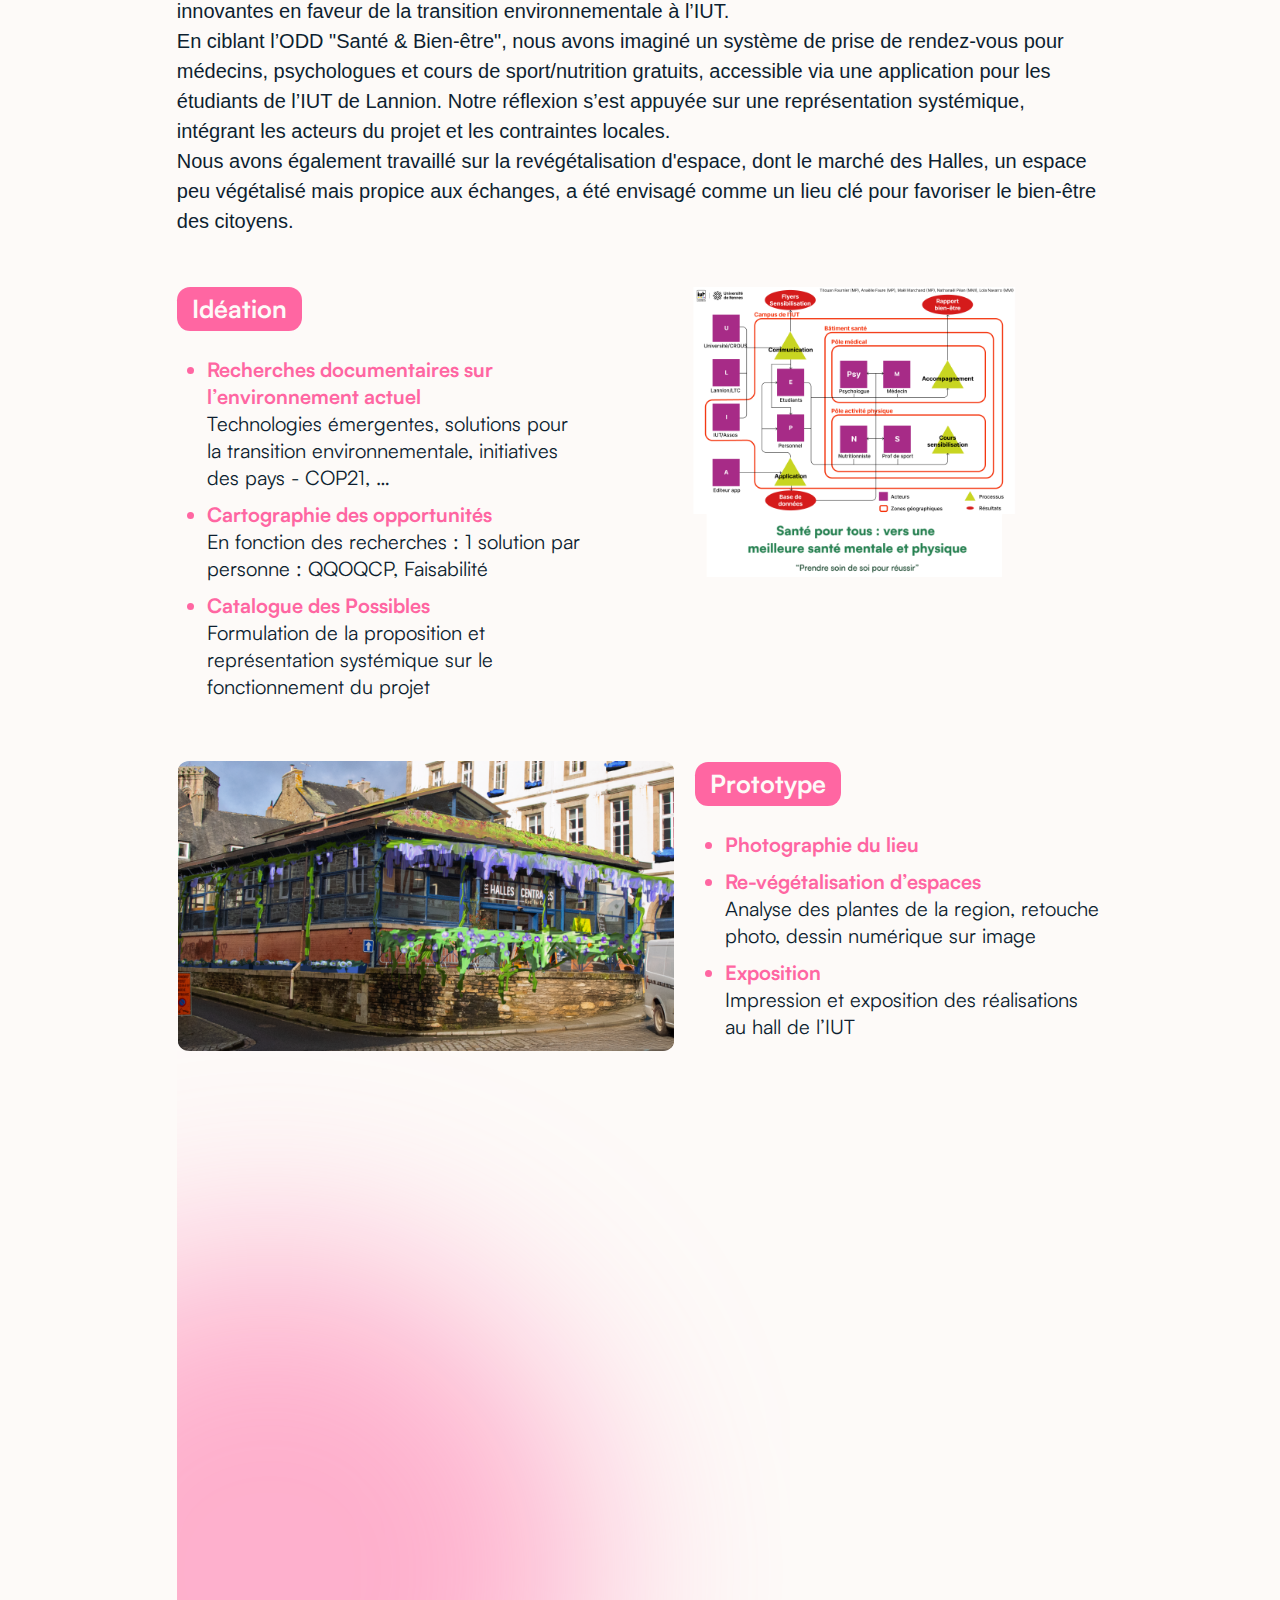
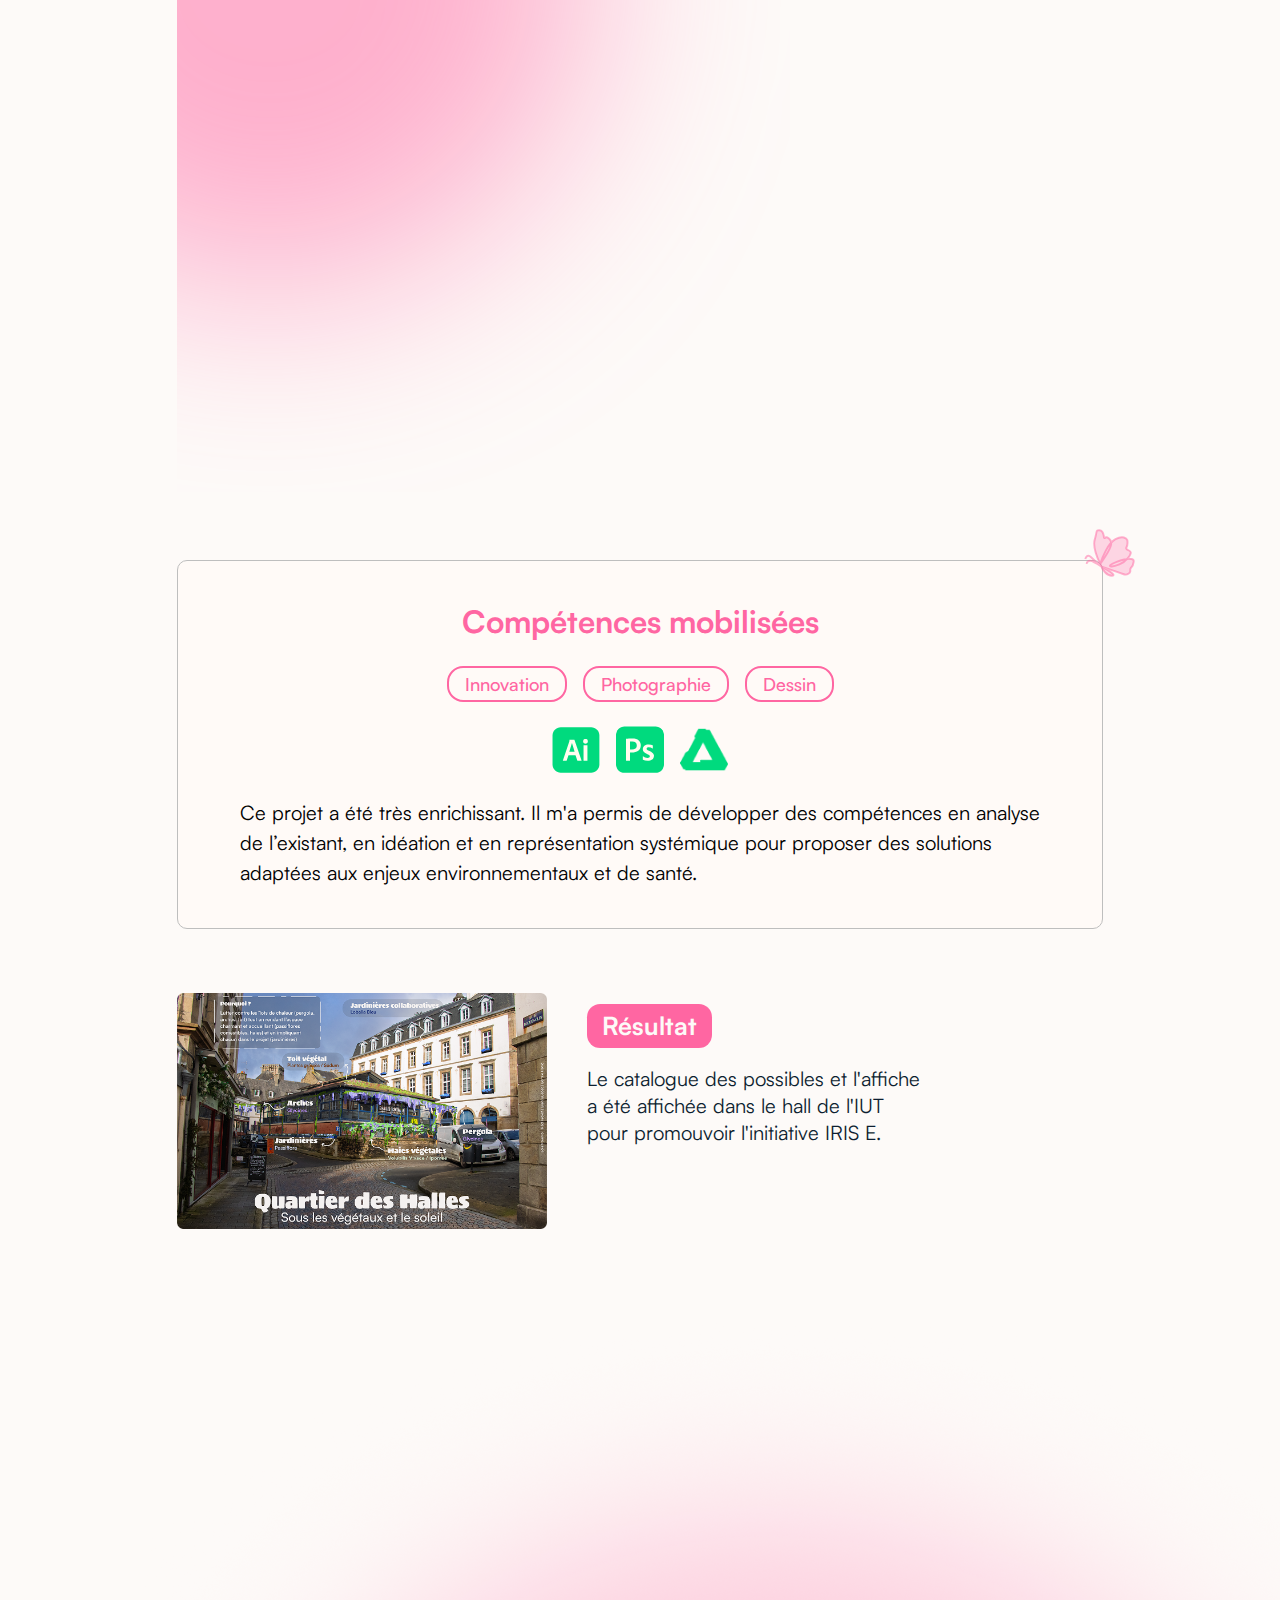
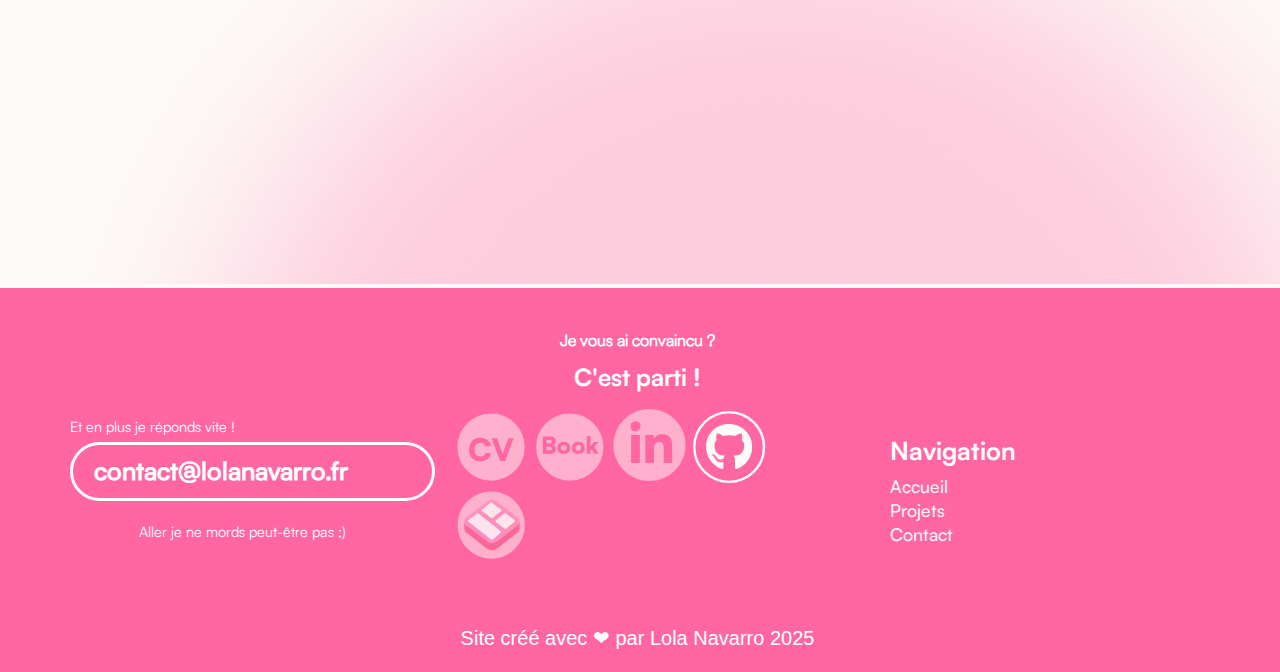
<file: views/projects/revegetalisation.html>
<!DOCTYPE html>
<html>
<head>
    <meta charset="UTF-8">
    <title>Lola - Portfolio</title>

    <link rel="stylesheet" href="../../style/project.css">
    <link rel="stylesheet" href="../../style/common.css">
    <link rel="icon" type="image/png" href="../../assets/images/icons/butterfly.svg">
    <script>
      const copyEmail = () => {
          const emailText = document.getElementById("emailText").textContent;
          navigator.clipboard.writeText(emailText).then(() => {
          }).catch(err => {
          console.error("Failed to copy email: ", err);
          });
      }
      </script>
</head>
<body>
  <section class="main-content">
    <img class="header-blur" src="../../assets/images/backgrounds/header_blur.svg" alt>
    <header>
      <img src="../../assets/images/icons/butterfly.svg" alt>
      <div class="placeholder"></div>
      <nav>
          <ul>
              <li><a href="../../index.html">Accueil</a></li>
              <li><a href="../projects.html">Projets</a></li>
              <li><a href="../contact.html">Contact</a></li>
          </ul>
      </nav>

      <div class="buttons-header">
          <a href="../../assets/pdf/CV_Lola_NAVARRO.pdf"><button class="button-moncv">Mon CV</button></a>
          <a href="../contact.html"><button class="button-contacter">Me contacter</button></a>
      </div>
  </header>
    <main class="container">
        <div class="project-header">
          <a href="../projects.html"><button>RETOUR</button></a>

          <h1 class="project-title">Solutions pour la transition environnementale</h1>
          <p class="subtitle">Projet Universitaire Iris-E - 2025</p>
        </div>
    
        <nav class="category-buttons">
          <div class="category-button">Design d'espace</div>
          <div class="category-button">Design graphique</div>
        </nav>
    
        <div class="project-showcase">
          <img src="../../assets/images/projects/revegetalisation/banner.png" class="project-image">
        </div>

        <img class="two-blur" src="../../assets/images/backgrounds/2_blur.svg" alt>
        <section class="sub-container">
          <section class="context-section">
            <h2 class="context-heading">Contexte</h2>
            <p class="context-text">
              Dans le cadre d’un projet universitaire en MMI et d’un appel à projet IRIS E de l'Université de Rennes, nous avons collaboré avec des étudiants en BUT Mesures Physiques pour explorer des solutions innovantes en faveur de la transition environnementale à l’IUT.
              <br/>
              En ciblant l’ODD "Santé & Bien-être", nous avons imaginé un système de prise de rendez-vous pour médecins, psychologues et cours de sport/nutrition gratuits, accessible via une application pour les étudiants de l’IUT de Lannion.
              Notre réflexion s’est appuyée sur une représentation systémique, intégrant les acteurs du projet et les contraintes locales.
              <br/>
              Nous avons également travaillé sur la revégétalisation d'espace, dont le marché des Halles, un espace peu végétalisé mais propice aux échanges, a été envisagé comme un lieu clé pour favoriser le bien-être des citoyens.
          </section>
  
          <section class="mission-section">
            <div class="mission-container">
              <article class="mission-content">
                <div class="mission-text-container">
                  <h2 class="context-heading">Idéation</h2>
                  <ul class="mission-list">
                    <li><span class="highlight">Recherches documentaires sur l’environnement actuel</span> <br/>
                       Technologies émergentes, solutions pour la transition environnementale, initiatives des pays - COP21, …</li>
                    <li><span class="highlight">Cartographie des opportunités</span> <br/>
                      En fonction des recherches : 1 solution par personne : QQOQCP, Faisabilité</li>
                      <li><span class="highlight">Catalogue des Possibles</span> <br/>
                        Formulation de la proposition et représentation systémique sur le fonctionnement du projet</li>
                      

          
                  </ul>
                </div>
              </article>
              <figure class="mission-image-wrapper">
                <img
                  src="../../assets/images/projects/revegetalisation/catalogue.png"
                  alt="Mission project visual"
                  class="mission-image"
                />
              </figure>
            </div>
          </section>

          <section class="mission-section">
            <div class="mission-container">
              <figure class="mission-image-wrapper">
                <img
                  src="../../assets/images/projects/revegetalisation/illu1.png"
                  alt="Mission project visual"
                  class="mission-image"
                />
              </figure>

              <article class="mission-content">
                <div class="mission-text-container">
                  <h2 class="context-heading">Prototype</h2>
                  <ul class="mission-list">
                    <li><span class="highlight">Photographie du lieu</span></li>
                    <li><span class="highlight">Re-végétalisation d’espaces</span> <br/>
                    Analyse des plantes de la region, retouche photo, dessin numérique sur image</li>
                    <li><span class="highlight">Exposition</span> <br/>
                     Impression et exposition des réalisations au hall de l’IUT</li>
          
                  </ul>
                </div>
              </article>
            </div>
          </section>

          <img class="one-blur" src="../../assets/images/backgrounds/1_blur.svg" alt>
          <section class="competences-container">
            <img src="../../assets//images/icons/butterflyIcon.svg" alt="Butterfly icon" class="butterfly-icon">
            <h2 class="competences-title">Compétences mobilisées</h2>
          
            <div class="skills-container">
              <span class="skill-pill">Innovation</span>
              <span class="skill-pill">Photographie</span>
              <span class="skill-pill">Dessin</span>
            </div>
          
            <div class="tools-container">
              <img class="tool-icon" src="../../assets/images/icons/Ai.svg"/>
              <img class="tool-icon" src="../../assets/images/icons/ps.svg"/>
              <img class="tool-icon" src="../../assets/images/icons/affinity.png"/>
            </div>
          
            <p class="competences-description">
              Ce projet a été très enrichissant. Il m'a permis de développer des compétences en analyse de l’existant, en idéation et en représentation systémique pour proposer des solutions adaptées aux enjeux environnementaux et de santé.
            </p>
          </section>

          <section class="note-container">
            <div class="content-wrapper">
              <div class="image-column">
                <img
                  src="../../assets/images/projects/revegetalisation/illu2.png"
                  alt="Feature image"
                  class="feature-image"
                />
              </div>
              <div class="text-column">
                <div class="text-content">
                  <span class="context-heading">Résultat</span>
                  <p class="note-description">
                    Le catalogue des possibles et l'affiche a été affichée dans le hall de l'IUT pour promouvoir l'initiative IRIS E.
                  </p>
                </div>
              </div>
            </div>
          </section>
        </section>
    </main>
  </section>




  <footer class="footer">
    <img class="footer-blur" src="../../assets/images/backgrounds/footer_blur.png" alt>
    <div class="footer-container">
      <div class="footer-content">
        <!-- Contact Section -->
        <section class="contact-section">
            <p class="quick-response">Et en plus je réponds vite !</p>
            <a id="emailText" class="email-container" onclick="copyEmail()">
              <span class="email-text">contact@lolanavarro.fr</span>
              <img
                src="../../assets/images/icons/copy-white.svg"
                alt="Email icon"
                class="email-icon"
              />
            </a>
            <div class="friendly-message">
              <img
                src="../../assets/images/icons/arrow.svg"
                alt="Message icon"
                class="message-icon"
              />
              <p class="message-text">Aller je ne mords peut-être pas ;)</p>
            </div>
          </section>

          <!-- CTA Section -->
          <section class="cta-section">
            <h2 class="cta-question">Je vous ai convaincu ?</h2>
            <p class="cta-action">C'est parti !</p>
            <div class="social-icons">
              <a href="#" aria-label="Social media link">
                <img
                  src="../../assets/images/icons/cv_footer_button.svg"
                  alt="Social media icon"
                  class="social-icon"
                />
              </a>
              <a href="#" aria-label="Social media link">
                <img
                  src="../../assets/images/icons/book_footer_button.svg"
                  alt="Social media icon"
                  class="social-icon"
                />
              </a>
              <a href="#" aria-label="Social media link">
                <img
                  src="../../assets/images/icons/linkedin_footer_button.svg"
                  alt="Social media icon"
                  class="social-icon"
                />
              </a>
              <a href="#" aria-label="Social media link">
                  <img
                    src="../../assets/images/icons/github_footer_button.svg"
                    alt="Social media icon"
                    class="social-icon"
                  />
              </a>
              <a href="#" aria-label="Social media link">
                  <img
                      src="../../assets/images/icons/bento_footer_button.svg"
                      alt="Social media icon"
                      class="social-icon"
                  />
              </a>
            </div>
            <p class="copyright">Site créé avec ❤ par Lola Navarro 2025</p>
          </section>

          <!-- Navigation Section -->
          <nav class="nav-section">
            <h2 class="nav-title">Navigation</h2>
            <div class="nav-links">
              <a href="../../index.html" style="color: inherit; text-decoration: none"
                >Accueil</a
              ><br />
              <a href="../projects.html" style="color: inherit; text-decoration: none"
                >Projets</a
              ><br />
              <a href="../contact.html" style="color: inherit; text-decoration: none"
                >Contact</a
              >
            </div>
          </nav>
      </div>
    </div>
</footer>
</body>
</html>
</file>
<file: src/style/style.css>
/* ------- Init ------- */
*, body {
    padding: 0;
    margin: 0;
}
body {
    background-color: var(--white);
}

h1, h2 {
    font-family: Dm_Serif_Display;
    color: var(--title_color);
    font-weight: normal;
    font-size: 3.7rem;
}
h1 {
    font-size: 5rem;
    font-family: Chonburi;
    max-width: 99%;
}
h3 {
    font-size: 1.9rem;
    color: var(--text-color);
    font-family: DM_Serif_Display;
    font-weight: normal;
}
p {
    font-family: SegoeUI;
    color: var(--text-color);
    font-size: 1.1rem;
}

button {
    position: relative;
    border: medium solid var(--title_color);
    background-color: transparent;

    font-family: SegoeUI_Bold;
    color: var(--title_color);
    font-size: 1.2rem;
    
    display: flex;
    align-items: center;

    padding: 0px 5px 0 15px;
    cursor: pointer;
    margin-top: 1em;
    overflow: hidden;
    z-index: 1;
}
button>img {
    margin-left: 13px;
    margin-top: 6px;
    width: 3em;
    height: 2em;
    object-fit: none;
    z-index: 1;
    overflow: hidden;
}
button::before {
    content: "";
    position: absolute;
    height: 100%;
    left: 0;
    right: 0;
    width: 0;
    background-color: var(--title_color);
    transition: all 0.3s ease-in-out;
    z-index: -1;
}
      
button:hover::before {
    width: 100%;
}
button:hover {
    color: var(--white);
}
button:hover>img {
    mix-blend-mode:color-dodge;
    animation: bounce_vertically 2s infinite;
}

@keyframes bounce_horizontally {
    0%, 20%, 50%, 80%, 100% {
      transform: translateY(0);
    }
    40% {
      transform: translateY(-30px);
    }
    60% {
      transform: translateY(-15px);
    }
}

@keyframes bounce_vertically {
    0%, 20%, 50%, 80%, 100% {
      transform: translateX(0);
    }
    40% {
      transform: translateX(-8px);
    }
    60% {
      transform: translateX(2px);
    }
}
/* ------- END Init ------- */

/* ------- Fonts ------- */
@font-face {
    src: url(../fonts/DMSerifDisplay-Regular.ttf);
    font-family: DM_Serif_Display;
}
@font-face {
    src: url(../fonts/Inter-Regular.ttf);
    font-family: Inter;
}
@font-face {
    src: url(../fonts/Chonburi-Regular.ttf);
    font-family: Chonburi;
}
@font-face {
    src: url(../fonts/Segoe\ UI.woff);
    font-family: SegoeUI;
}
@font-face {
    src: url(../fonts/Segoe\ UI\ Bold.woff);
    font-family: SegoeUI_Bold
}
/* ------- END Fonts ------- */

/* ------- Couleurs ------- */
:root {
    --main: #E7D9DA ;
    --secondary:#DBA1A1;
    --white: #F3F0F1;
    --title_color: #C75B64;
    --text-color: #3F1417;
    --input-color: #8C7072;
}
/* ------- END Couleurs ------- */

/* ------- Header ------- */
header {
    height: 93px;
    padding: 1em 0;
}
header > img {
    position: absolute;
}
header > *:nth-child(1) {
    top: 20px;
    left: 40px;
    
    width: 60px;
}
header > *:nth-child(3) {
    top: 35px;
    right: 40px;
    cursor: pointer;

    width: 40px;
}
header > nav {
    text-align: center;
}
header > nav > ul {
    list-style: none;
}
header > nav > ul > li {
    text-transform: uppercase;
    display: inline-block;
    margin: 1.5em 16px;
}
header > nav > ul > li > a {
    text-decoration: none;
    color: var(--text-color);

    font-family: Inter;
    font-size: 1.4rem;
    
    position: relative;
}
header > nav > ul > li > a:hover::before {
    width: 100%;
}
header > nav > ul > li > a::before {
    content: "";
    display: block;
    transition: width .4s ease;

    position: absolute;
    bottom: -3px;

    border-radius: 100px;
    width: 0;
    height: 3px;
    background-color: var(--title_color);
}
header > ul {
    display: none;

    position: absolute;
    right: 50px;
    top: 90px;

    list-style: none;
    font-family: Inter;    
}
header > ul > li {
    font-size: 22px;
}
.background {
    background-color: var(--main);
}
/* ------- END Header ------- */


/* ------- Main ------- */
/**** PAGE 1 - Accueil ****/
/* HOME*/ 
#home {
    display: flex;
    justify-content: center;
    align-items: center;

    background-color: var(--main);
    padding-bottom: 8em;
    padding-left: 5em;
}
#info {
    margin-right: -5em;
}
img#scroll {
    display: block;
    margin: 3em auto;
    animation: bounce_horizontally 2s infinite;
}
/* SKILLS */
#skills {
    height: 53em;
    margin-top: 15em;
    margin-left: 27em;
    margin-bottom: 2em;

    display: flex;
    flex-direction: column;
    align-items: flex-start;
}
#skills > *:nth-child(odd) {
    width: 37em;
}
#skills > *:nth-child(even) {
    width: 29em;
    margin-left: 42em;
    margin-bottom: 2em;
}
.icon {
    margin-top: 1em;
}
.icon>img {
    padding-right: 6px;
}

/* LIFE */
.background2 {
    background-color: var(--main);
    width: 46%;
    position: absolute;
    padding: 27%;
    z-index: -1;
}
#life {
    display: flex;
    justify-content: space-evenly;
    align-items: center;

    margin-bottom: 8em;
    margin-top: 7em;
}
#right_container {
    width: 32em;
    margin-right: -8em;
}
#right_container>p>a {
    color: var(--title_color);
    text-decoration: none;
    font-weight: bold;
    border-bottom: 2px solid;
}

/* TRAVAUX */
#travaux {
    background-color: #FFF;
    width: 58%;
    display: flex;
    margin: 19em 0 13em 23em;
    padding: 6em 0em 8em 6em;
}
#travaux button {
    background-color: #FFF;
    margin-top: 4vh;
}
#ligne {
    border-left: 3px solid var(--title_color);
    display: inline-block;
    height: 23em;
    margin: 9px 32px -38px -7px;
}
#travaux p {
    margin-top: 1vh;
}

/**** PAGE 2 - Projets/Designs ****/
/* BOUTON */
button.seemore {
    padding: 2px 7px;
    font-size: 11px;
}

button.seemore>img {
    width: 3.2em;
    height: 2.4em;
}

/* PROJETS */
.projets>h2, .designs>h2 {
    text-align: center;
}
.projets>h3, .designs>h3 {
    text-align: center;
    margin-bottom: 4vh;
}
.container_cards {
    display: flex;
    flex-wrap: wrap;
    justify-content: space-around;
    padding: 0px 41vh;
    margin-bottom: 4vh;
}
.card {
    background-color: #FFF;
    width: 26%;
    margin: 0px 0 3vh 0;
    padding: 0px 0px 0vh 0;
}
.image {
    display: flex;
    max-width: 100%;
    max-height: 53%;
    overflow: hidden;
    justify-content: center;
    align-items: center;
}
.card img {
    max-width: 100%;
}
.description {
    padding: 14px 0px 0px 19px;
}

.flex_right {
    display: flex;
    justify-content: flex-end;
    padding: 0 15px;
}

/* DESIGNS */
.designs {
    margin-top: 3vh;
}

/**** PAGE 3 - Contact ****/
/* ENVOYER MESSAGE */
body#contact {
    background-color: var(--main) !important;
}

#contact>footer {
    position: absolute;
    bottom: 0;
    width: 98%;
}

#message {
    margin: 7.2vh 0px;
}
#infos {
    display: flex;
    flex-direction: column;
    align-items: center;
}
#infos>h3 {
    max-width: 50%;
    text-align: center;
    margin-bottom: 4vh;
}

form#formulaire {
    margin: 0 34%;
}
label {
    font-family: SegoeUI_Bold;
    color: var(--text-color);
    font-size: 1.2rem;
    display: block;
    margin-bottom: 1em;
}

input, textarea {
    background-color: transparent;
    border: none;
    border-bottom: 2px solid var(--title_color);
    padding: 10px 10px;
    width: 90%;
}

textarea {
    width: 95%;
    height: 7vh;
    resize: none;
    font-family: SegoeUI;
}
textarea::placeholder {
    color: var(--input-color);
}

#name, #email {
    width: 90%;
    margin: 10px;
}

.inline {
    display: flex;
}

button[type="submit"] {
    margin: 3vh auto;
} 
/* ------- END Main ------- */


/* ------- Footer ------- */
footer {
    padding: .3em 1em;
    height: 33px;

    background-color: var(--title_color);
    color: var(--white) !important;
    
    display: flex;
    justify-content: space-between;
    align-items: center;

    font-family: Inter;
    font-size: 1.2rem;
}
/* ------- END Footer ------- */
</file>
<file: assets/style.css>
/* ------- Init ------- */
*, body {
    padding: 0;
    margin: 0;
}
body {
    background-color: var(--white) !important;
}
.main-content{
    min-height: 100vh;
}

/* Animations */
@keyframes bounce_vertically {
    0%, 20%, 50%, 80%, 100% {
        transform: translateY(0);
    }
    40% {
    transform: translateY(-1.9em);
    }
    60% {
    transform: translateY(-0.9em);
    }
}
@keyframes rotate {
    from { transform: rotate(0) }
    to { transform: rotate(-360deg) }
}

/* Stylisation des différentes balises qui ne changera pratiquement pas */
h1 {
    font-size: 5rem;
    font-family: Satoshi_Black;
    max-width: 99%;
    line-height: 5rem;
    color: var(--main);
}
h2 {
    font-size: 2.563rem;
    color: var(--main);
    /* font-family: Satoshi_Black;
    font-size: 3.75rem; */
    font-family: Satoshi_bold;
}
h3 {
    font-size: 1.9rem;
    color: var(--main);
    font-family: Satoshi_Bold;
    font-weight: normal;
}
h4 {
    font-family: Satoshi_Medium;
    font-size: 1rem;
    color: var(--main);
    text-transform: uppercase;
    
}
p {
    font-family:  Satoshi_Regular;
    color: var(--text-color);
    font-size: 0.9rem;
}
button {
    background-color: var(--main);
    padding: 12px 18px;
    font-family: 'Satoshi_Black';
    color: white;
    border: none;
    border-radius: 40px;
    font-size: 1rem;
    cursor: pointer;
}
a {
    color: var(--main);
    font-family: Satoshi_Medium;
    font-size: 1.1rem;
}
/* ------- END Init ------- */


/* ------- Fonts ------- */
@font-face {
    src: url(fonts/Satoshi-Black.otf);
    font-family: Satoshi_Black;
}
@font-face {
    src: url(fonts/Satoshi-Bold.otf);
    font-family: Satoshi_Bold;
}
@font-face {
    src: url(fonts/Satoshi-Medium.otf);
    font-family: Satoshi_Medium;
}
@font-face {
    src: url(fonts/Satoshi-Regular.otf);
    font-family: Satoshi_Regular;
}

/* ------- END Fonts ------- */


/* ------- Couleurs ------- */
:root {
    --main: #FF66A2; 
    --secondary:#00DA7E;
    --white: #FDFAF8;
    --main-form: #FEB0CD;
    --text-color: #0D1F30;
}
/* ------- END Couleurs ------- */

/* ------- Header ------- */
header {
    height: 6.8em;
    display: flex;
    justify-content: center;
    align-items: center;
}
header > img {
    position: absolute;
}
header > *:nth-child(1) {
    top: 1.5em;
    left: 2.5em;
    width: 3.3em;
}

ul{
    list-style-type: none;
}

header > nav > ul {
    display: flex;

    list-style: none;
    font-family: Satoshi_Medium;    
}
header > nav > ul > li {
    font-size: 1.4em;
    margin: 0 1.5rem;
    text-transform: uppercase;
    position: relative;
}

header > nav > ul > li > a {
    text-decoration: none;
    color: var(--text-color);

    font-family: Satoshi_Medium;
    font-size: 1.4rem;
}

/* Animation passage souris sur <a> */
header > nav > ul > li > a:hover::before {
    width: 100%;
}
header > nav > ul > li > a::before {
    content: "";
    display: block;
    transition: width .4s ease;

    position: absolute;
    bottom: -0.2em;

    border-radius: 6.2em;
    width: 0;
    height: 0.2em;
    background-color: var(--main);
}

/* ------- END Header ------- */



/* HOME */
#home {
    display: flex;
    justify-content: center;
    align-items: center;
    flex-wrap: wrap;

    gap: 20em;
    margin-top: 11em;
}
#description {
    width: 80vh;
}

#description>h2 {
    color: var(--text-color);
    font-family: Satoshi_Medium !important;
    font-size: 2.563rem !important;
    font-weight: normal;
    margin-left: -1vh;
    padding-bottom: 1vh;
}

#description>h2>span {
    font-family: Satoshi_Black;
    color: white;
    background-color: var(--main);
    margin-left: 2px;
    padding: 3px 15px;
    border-radius: 21px;
}

#description>p {
    font-family: 'Satoshi_Medium';
    color: var(--text-color);
    margin: 2vh auto;
    width: 83vh;
    font-size: 1.563rem;
}

#animatedText span {
    color: var(--main);
    position: relative;
    font-size: 5rem;
    font-family: Satoshi_Black;
    line-height: 5rem;
    color: var(--main);
    bottom: -1em;
    opacity: 0;
    animation: move-text 0.75s forwards;
}

@keyframes move-text {
    0% {
        bottom: -0.2em;
        opacity: 1;
    }
    50% {
        bottom: 0.2em;
    }
    100% {
        bottom: 0;
        opacity: 1;
    }
}


@keyframes fade-in {
    0% {
      opacity: 0;
      transform: translateY(10px);
      filter: blur(4px);
    }
    100% {
      opacity: 1;
      transform: translateY(0);
      filter: blur(0);
    }
  }
  
#home span, #home h1, #home h2, #home h3, #home p {
    display: inline-block;
    opacity: 0;
    animation: fade-in 0.8s forwards cubic-bezier(0.11, 0, 0.5, 0);
  }

#skills span, #skills h1, #skills h2, #skills h3, #skills p {
    display: inline-block;
    opacity: 0;
    animation: fade-in 0.8s forwards cubic-bezier(0.11, 0, 0.5, 0);
}

#skills img, #skills li{
    opacity: 0;
    animation: fade-in 0.8s forwards cubic-bezier(0.11, 0, 0.5, 0);
}


#round {
    width: 15em;
    height: 15em;

    position: relative;
}
#round>* {
    position: absolute;
}
#round>:nth-child(2) {
    left: 10%;
}
#round>:nth-child(1) {
    left: -53%;
    top: -55%;
}
#round>:nth-child(3) {
    left: -38%;
    top: -41%;
    opacity: 1;

    animation: rotate 6s linear infinite;
}

.hidden {
    display: none;
}
  

/* Décorations vectorielles */
img#scroll {
    display: block;
    margin: 8em auto;
    animation: bounce_vertically 2s infinite;
}

img.ligne_vectorielle {
    position: absolute;
    top: 40%;
}

#butterfly_home {
    position: absolute;
    z-index: -100;
    width: auto;
    left: 0;
    top: -8vh;
}

/* END HOME */

/* DESCRIPTION ME */

#about-me {
    display: flex;
    justify-content: center;
    flex-wrap: wrap;
    margin-top: 10%;
}

#about-me>div {
    margin: 1vh;
}

.description-me {
    font-family: 'Satoshi_Regular';
    color: var(--text-color);
    font-size: 1.463rem;

    background-color: #FFF;
    border-radius: 22px;
    padding: 1.5%;
    width: 17%;
}


.description-me>span {
    color: var(--main);
    font-family: 'Satoshi_Bold';
}

.linksRS {
    display: flex;
    flex-direction: column;
    justify-content: space-around;
    align-items: center;
}

.linksRS>img {
    margin-bottom: 2px;
}

.group-components {
    width: 20%;
    display: flex;
    flex-direction: column;
    justify-content: space-around;
}

.general-infos {
    background-color: #FFF;
    border-radius: 22px;
    padding: 7%;
}

.general-infos>div:nth-child(1) {
    display: flex;
    flex-direction: row;
    align-items: center;
    margin-bottom: 4%;
}

.general-infos>div>h4 {
    font-size: 1.938rem;
    text-transform: none;
}

.general-infos>div:nth-child(1)>p {
    font-size: 1.5rem;
    margin-left: 1rem;
}

.general-infos>div:nth-child(2)>img {
    width: 75%;
}


.quote {
    background-color: #FFF;
    border-radius: 22px;
    padding: 7%;
    margin-top: 7%;
}

.quote>span {
    font-family: 'Satoshi_Bold';
    color: var(--main);
    font-size: 1.563rem;
}

.quote>p {
    font-family: 'Satoshi_Regular';
    color: var(--text-color);
    font-size: 1.563rem;
    text-align: end;
    padding-top: 4%;
}

.carousel {
    font-family: 'Satoshi_Regular';
    color: var(--text-color);
    font-size: 1.563rem;

    background-color: #FFF;
    border-radius: 22px;
    padding: 1.5%;
    width: 20%;
}

.carousel>h2 {
    text-align: center;
}

.carousel-container {
    display: flex;
    align-items: center;
    margin-top: 16%;
    justify-content: space-between;
}

.carousel-item:not(.hidden) {
    display: flex;
    flex-direction: column;
    width: 17vh;
    align-items: center;
}

.carousel-item>h3 {
    margin-top: 21%;
    margin-bottom: 21%;
    text-align: center;
}

.carousel-item>ul {
    text-align: center;
    width: 26vh;
}

/* END DESCRIPTION */

/* SKILLS */
#skills {
    margin-top: 15em;
    margin-left: 19%;
    margin-bottom: 5em;
    display: flex;
    flex-direction: column;
}
#skills > *:nth-child(odd) {
    width: 32%;
}
#skills > *:nth-child(even) {
    width: 24em;
    margin-left: 48%;
}

div#skills>div {
    margin-bottom: 4em;
}
#skills>div>img {
    margin-top: 2vh;
}

#skills>div>li {
    font-family: 'Satoshi_Regular';
    color: var(--text-color);
    font-size: 1.1rem;
}

.ligne_vectorielle2 {
    position: absolute;
    top: 100%;
}
/* END SKILLS */

/* CALL TO PROJECTS */
.calltoproject {
    display: flex;
    margin: 2% 0;
    margin-top: 4vh;
    flex-direction: column;
    align-items: center;
}

.calltoproject>span {
    font-family:  Satoshi_Medium;
    color: var(--main);
    font-size: 1.1rem;
    margin-bottom: 2vh;
}
/* END CALL TO PROJECT */





/******************** Page 2 - Projets ***********************/

/* Décorations */
img.ligne_vectorielle2 {
    position: absolute;
    bottom: 0vh;
    right: 0;
}

img.rectangle {
    position: absolute;
    width: 13%;
}

/* Boutons filtrés */
.filter-buttons {
    display: flex;
    flex-wrap: wrap;
    justify-content: center;
    padding: 0px 17%;
    margin-bottom: 3%;
}

.filter-buttons button {
    background: none;
    border: 3px solid var(--main);
    color: var(--main);
    font-size: 15px;
    padding: 6px 18px;
    margin: 0px 6px;
}

.filter-buttons button.active {
    background: var(--main);
    color: var(--white);
}


/* Projets */
.container_cards {
    display: flex;
    flex-wrap: wrap;
    justify-content: space-around;
    gap: 2em;

    padding: 0px 17%;
    margin-bottom: 3%;
}
.card {
    background-color: #FFF;
    box-shadow: 0px 4px 4px #FEB0CD;

    flex-basis: 30vh;

    /* margin: 0 0 3vh 0; */
    /* padding: 0 0 0vh 0; */
    border-radius: 0 0 9px 9px;
}
.image {
    display: flex;
    max-width: 100%;
    max-height: 18vh;
    overflow: hidden;
    justify-content: center;
    align-items: center;
    background: content-box;
    object-fit: contain;
    border-radius: 8px 8px 0 0;
}

.overlay {
    position: absolute;
    /* top: 16%;
    left: 36%; */

    /* top: 23%;
    left: 24%; */

    top: 18%;
    left: 41%;
    right: 0;
    bottom: 0;
    opacity: 0;
    transition: opacity 0.3s ease;
    z-index: 1;
}

.card:hover .overlay {
    opacity: 1;
}

.card img {
    max-width: 100%;
    transition: filter 0.3s ease;
}
.card:hover .image  {
    filter: blur(2px); 
}

.description {
    padding: 14px 14px 26px 19px;
    border-radius: 0 0 9px 9px;
    transition: filter 0.3s ease; 
}


/* .flex_right {
    display: flex;
    justify-content: flex-end;
    padding: 0 15px;
}

.seemore {
    padding: 8px 9px;
    margin: 14px 4px;
    font-size: 11px;
} */

.card {
    position: relative; 
    transition: transform 0.3s ease; 
}

.card::before {
    content: '';
    position: absolute;
    top: 0;
    left: 0;
    right: 0;
    bottom: 0;
    opacity: 0;
    transition: opacity 0.3s ease;
    z-index:0;
}

.card:hover {
    transform: scale(1.1);
    z-index: 1;
}

/* Details d'un projet */
.pop-up {
    position: fixed;
    width: 100%;
    height: 100%;
    background-color: var(--white);
    top: 0;
    z-index: 99;
    overflow: auto;
}

.close {
    text-align: center;

    color: var(--main);
    border: 2px solid var(--main);
    border-radius: 100%;

    padding: 2px 22px;
    cursor: pointer;
    font-size: 4em;

    display: block;
    width: fit-content;
    margin: .8em auto;
}

.pop-up>div {
    display: flex;
    justify-content: center;
    align-items: center;
    flex-wrap: wrap;
    gap: 4em;
}

.pop-up>div>.contenu_projet {
    width: 81vh;
    margin-bottom: 7vh;

    /*width: 90%;
    margin: auto;*/
}

.contenu_projet>h4 {
    margin-top: 2%;
}

.contenu_projet li {
    list-style-type: none;
    font-family: Satoshi_Regular;
    color: var(--text-color-);
    font-size: 0.9rem;
}

img.image_visuel {
    width: 56em;
    object-fit: contain;
}

.designs>div>.image_visuel {
    width: 25em;
}

ul.list-cv{
    list-style-type: none;
}

li.list-cv{
    display: flex;
    flex-direction: column;
}

.projets>h2, .designs>h2{
    font-size: 2.563rem;
    color: var(--main);
    font-family: Satoshi_Bold;
    text-align: center;
    margin-top: 7vh;
    margin-bottom: 4vh;
}





/******************** Page 3 - A propos ***********************/
#contact {
    background-color: #FFF;
    display: flex;
        
    width: fit-content;
    margin: 2em auto;

    border-radius: 4vh;
    box-shadow: 0px 0px 16px 1px #FEB0CD;
}

#contact p {
    font-size: 1.463rem;
    width: 89%;
}


.contactme{
    text-align: center;
    margin-top: 6vh;
    margin-bottom: 3vh;
}


.left-infos {
    width: 50em;
}

.left-infos>p {
    padding-left: 3vh;
    padding-bottom: 3%;
}

.basic-infos {
    display: flex;
    flex-direction: column;
    align-items: center;
    margin-top: 1%;
}

.basic-infos div {
    display: flex;
    align-items: center;
    justify-content: space-between;
    padding-bottom: 3%;
}

.basic-infos img {
    margin-right: 1vh;
}

.basic-infos p {
    font-family: Satoshi_Bold;
}


.links {
    display: flex;
    justify-content: center;
    flex-wrap: wrap;
    margin-top: 3%;
    align-items: center;
}

.links>* {
    margin: 0 1%;
}

.link-button {
    border-radius: 37px;
    border: 3px solid var(--main);
    display: flex;
    align-items: center;
    text-decoration: none;
    width: fit-content;
    position: relative; 
    overflow: hidden; 
    background-color: transparent; 
    transition: color 0.4s ease-out, background-color 0.4s ease-out;  
}

.link-button::before {
    content: "";
    position: absolute;
    top: 0;
    right: 0;
    width: 100%;
    height: 100%;
    background-color: var(--main); 
    transform: translateX(100%); 
    transition: transform 0.4s ease-out; 
    z-index: -1; 
}

.link-button:hover::before {
    transform: translateX(0); 
}

.link-button:hover {
    background-color: var(--main); 
}

.button-text {
    padding: 0px 2rem;
    font-size: 1.18rem;
    font-family: Satoshi_Black;
    color: var(--main); 
    z-index: 1; 
    transition: color 0.4s ease-out;
}

.link-button:hover .button-text {
    color: white; 
}

.button-icon {
    background-color: var(--main);
    display: flex;
    align-items: center;
    justify-content: center;
    border-radius: 50%;
    padding: 15px;
    z-index: 1; 
}

.button-icon>img {
    width: 1.5rem;
}

.links>a img {
    transition: transform 0.3s ease-in-out;
}

.links>a:hover img {
    transform: scale(1.1);  
}

/* ------- Footer ------- */
footer {
    height: 6vh;
    background-color: var(--main);
    color: var(--white) !important;
    display: flex;
    font-family: Satoshi_Medium;
    font-size: 1.2rem;
    align-items: center;
    justify-content: space-between;
    padding: 0 2%;
}

footer>:nth-child(2) {
    margin-left: -18%;
}

nav>a {
    padding: 0 7px;
}
/* ------- END Footer ------- */

/* RESPONSIVE RULES */
@media screen and (max-width: 1530px) {
    #home {
        gap: 10em;
    }
}

@media screen and (max-width: 1426px) {
    #about-me {
        flex-direction: column;
        margin: 0 0vh;
        .description-me {
            width: unset;
            margin: 2vh;
        }

        .linksRS {
            flex-direction: row;
        }

        .group-components {
            width: auto;
            display: flex;
            flex-direction: row;
            justify-content: space-evenly;
            gap: 1vh;

            .general-infos {
                padding: 1.5%;
            }

            .quote {
                padding: 3.5%;
                margin-top: 0;
            }
        }

        .carousel {
            width: unset;
            margin: 2vh;

            .carousel-container {
                margin-top: 2vh !important;
                justify-content: space-around;
            }
        }
     }
     #home {
        flex-direction: column;

        #description {
            width: 80% !important;

            & p {
                width: unset;
            }
        }
     }

     #scroll {
        margin-top: 11em !important;
     }
     
}

@media screen and (max-width: 1300px) {
    
}

@media screen and (max-width: 1240px) {
 .left-infos {
    width: 31em;
    margin: auto;
    padding: 0 2em;

    & .links {
        gap: 1em;
        padding-bottom: 1em;
    }
 }

 
}

/* @media screen and (max-width: 1384px) {
    .image_visuel {
       
    }
    
} */

@media screen and (max-width: 990px) {
    .pop-up>div>.contenu_projet {
        width: 70%;
        margin: auto;
    }
    #contact {
        width: 90%;
        flex-wrap: wrap;
        flex-direction: column-reverse;

        & .left-infos {
            width: unset;
            text-align: center;
        }
    }
}
</file>
<file: style/project.css>
/* Base styles */
* {
    margin: 0;
    padding: 0;
    box-sizing: border-box;
  }
  
  body {
    font-family: "Segoe UI", sans-serif;
  }
  
  /* Container */
  .container {
    max-width: 1680px;
    margin: 0 auto;
    padding: 21px 100px;
}

  h1 {
    line-height: normal !important;
  }
  
  /* Header section */
  .project-header {
    margin-bottom: 30px;    
    text-align: center;
  }

  .project-header>a>button {
    margin-bottom: 22px;}
  
  .project-title {
    color: #ff66a2;
    font-family: "Satoshi", sans-serif;
    font-size: 45px;
    font-weight: 900;
    margin-bottom: 20px;
  }
  
  .subtitle {
    color: var(--grey);
    text-align: center;
    font-family: Satoshi_Bold;
    font-size: 1.5rem;
  }
  
  /* Category buttons */
  .category-buttons {
    display: flex;
    justify-content: center;
    gap: 15px;
    margin-bottom: 40px;
  }
  
  .category-button {
    border: 3px solid #ff66a2;
    border-radius: 32px;
    text-align: center;
    color: #ff66a2;
    font-family: Satoshi_Medium;
    font-size: 20px;
    padding: 5px 15px;
    background: transparent;
  }
  
  /* Project showcase */
  .project-showcase {
    position: relative;
    margin-bottom: 40px;
  }
  
  .project-image {
    width: 100%;
    height: auto;
    border-radius: 12px;
    display: block;
  }
  
  .image-labels {
    position: absolute;
    top: 0;
    left: 0;
    width: 100%;
    height: 100%;
  }
  
  /* Label styles */
  .label {
    position: absolute;
    color: white;
    font-family: Satoshi_Medium;
    font-size: 18px;
  }
  
  .label-title {
    font-weight: bold;
    display: block;
  }
  
  .label-description {
    font-size: 14px;
    font-weight: normal;
  }
  
  /* Individual label positions */
  .label-roof {
    top: 10%;
    right: 30%;
  }
  
  .label-arches {
    top: 40%;
    left: 20%;
  }
  
  .label-planters {
    bottom: 30%;
    left: 15%;
  }
  
  .label-hedges {
    bottom: 20%;
    left: 40%;
  }
  
  .label-pergola {
    bottom: 25%;
    right: 15%;
  }
  


  .contact-section, .cta-section {
    align-self: center !important;
  }

  /* Context section */
  .context-section {
    margin-top: 40px;
  }
  
  .context-heading {
    color: #fdfaf8;
    font-family: Satoshi_Bold;
    font-size: 25px;
    padding: 5px 15px;
    border-radius: 13.2px;
    width: fit-content;
    margin-bottom: 20px;
    background-color: #ff66a2;
  }
  
  .context-text {
    color: #0d1f30;
    font-family: "Segoe UI", sans-serif;
    font-size: 20px;
    line-height: 1.5;
  }
  
  /* Responsive styles */
  @media (max-width: 991px) {
    .project-title {
      font-size: 40px;
    }
  
    .subtitle {
      font-size: 20px;
    }
  
    .category-buttons {
      flex-direction: column;
      align-items: center;
    }
  
    .category-button {
      width: 80%;
    }

    .container {
      padding: 30px 50px;
    }
  
    .context-text {
      font-size: 20px;
    }

    .footer-content {
      flex-direction: column;
    }
  }
  
  @media (max-width: 640px) {
    .project-title {
      font-size: 30px;
    }
  
    .subtitle {
      font-size: 18px;
    }
  
    .category-button {
      font-size: 20px;
      width: 90%;
    }

    .container {
      padding: 30px 10px;
    }
  
    .context-heading {
      font-size: 25px;
    }
  
    .context-text {
      font-size: 16px;
    }
  }
  

  .mission-section {
    border-radius: 0;
    margin-top: 4vw;
  }

  .mission-container {
    display: flex;
    gap: 20px;
  }

  .mission-content {
    display: flex;
    flex-direction: column;
    align-items: stretch;
    line-height: normal;
    width: 45%;
    justify-content: center;
    margin-left: 0;
  }

  .mission-text-container {
    display: flex;
    flex-direction: column;
  }

  .mission-list {
    color: rgba(13, 31, 48, 1);
    font-size: 20px;
    font-family: Satoshi_Regular;
    font-weight: 400;
    margin-top: 5px;
    padding-left: 1.5em;
}

  .mission-list li {
    margin-bottom: 0.5em;
  }

  .mission-list li::before {
    content: "•";
    color: var(--main);
    position: absolute;
    left: -15px;
    top: -8px;
    font-size: 25px;
}
.mission-list li::marker {
  color: var(--main);
}

  .highlight {
    font-family: Satoshi_Bold;
    color: var(--main);
  }

  .mission-image-wrapper {
    display: flex;
    flex-direction: column;
    align-items: stretch;
    line-height: normal;
    width: 55%;
    margin-left: 20px;
    margin: 0;
  }

  .sub-container {
    margin: 0px 6vw;
  }

  .mission-image {
    aspect-ratio: 1.72;
    object-fit: contain;
    object-position: center;
    width: 100%;
    border-radius: 12px;
  }

  @media (max-width: 991px) {
    .mission-container {
      flex-direction: column;
      align-items: stretch;
      gap: 0;
    }

    .mission-content {
      width: 100%;
    }

    .mission-text-container {
      max-width: 100%;
      margin-top: 40px;
    }

    .mission-label {
      white-space: initial;
    }

    .mission-list {
      max-width: 100%;
    }

    .mission-image-wrapper {
      width: 100%;
      margin-left: 0;
    }

    .mission-image {
      max-width: 100%;
      margin-top: 40px;
    }
  }


.butterfly-icon {
  position: absolute;
  right: -2.6vw;
  top: -2.5vw;
  width: 4vw;
}
  /* Main container styles */
.competences-container {
  margin-top: 5vw !important;
  position: relative;
  background-color: #FFFAF7;
  border-radius: 10px;
  padding: 40px;
  border: solid 1px #BEBEBE;
  max-width: 1238px;
  margin: 0 auto;
}

/* Title styles */
.competences-title {
  font-family: Satoshi_Bold;
  font-size: 31px;
  color: #ff66a2;
  text-align: center;
  margin-bottom: 24px;
  font-weight: normal;
}

/* Skills container styles */
.skills-container {
  display: flex;
  justify-content: center;
  gap: 16px;
  margin-bottom: 24px;
}

/* Individual skill pill styles */
.skill-pill {
  font-family: Satoshi_Medium;
  font-size: 18px;
  color: #ff66a2;
  border: 2.7px solid #ff66a2;
  border-radius: 16.15px;
  padding: 4px 16px;
  display: inline-block;
}

/* Tools container styles */
.tools-container {
  display: flex;
  justify-content: center;
  gap: 16px;
  margin-bottom: 24px;
}

/* Base tool icon styles */
.tool-icon {
  width: 48px;
  height: 48px;
  border-radius: 8px;
  font-family: Satoshi_Regular;
  font-weight: bold;
  color: #fff;
  display: flex;
  align-items: center;
  justify-content: center;
}

/* Description text styles */
.competences-description {
  font-family: Satoshi_Regular;
  color: #000;
  text-align: left;
  font-size: 20px;
  max-width: 800px;
  margin: 0 auto;
  line-height: 1.5;
}

/* Responsive styles */
@media (max-width: 991px) {
  .competences-container {
    padding: 30px;
  }

  .skills-container {
    flex-wrap: wrap;
  }

  .tools-container {
    flex-wrap: wrap;
  }
}

@media (max-width: 640px) {
  .competences-container {
    padding: 20px;
    border-radius: 16px;
  }

  .competences-title {
    font-size: 24px;
  }

  .skill-pill {
    font-size: 16px;
  }

  .tools-container {
    gap: 12px;
  }

  .competences-description {
    font-size: 14px;
  }
}


.note-container {
  margin-top: 5vw;
  margin-bottom: 5vw;
  border-radius: 0;
}

.content-wrapper {
  display: flex;
  gap: 20px;
}

.image-column {
  width: 40%;
}

.feature-image {
  width: 100%;
}

.text-column {
  display: flex;
  flex-direction: column;
  align-items: stretch;
  line-height: normal;
  width: 36%;
  margin-left: 20px;
}

.text-content {
  display: flex;
  margin-top: 11px;
  flex-direction: column;
  align-items: stretch;
}

.note-description>a  {
  color: var(--secondary);
  text-decoration: underline;
}

.note-label {
  border-radius: 13px;
  background-color: rgba(255, 102, 162, 1);
  align-self: flex-start;
  padding: 4px 14px;
  font-family: Satoshi_Regular;
  font-size: 31px;
  color: rgba(253, 250, 248, 1);
  font-weight: 900;
  white-space: nowrap;
  line-height: 1;
}

.note-description {
  color: rgba(13, 31, 48, 1);
  font-size: 20px;
  font-family: Satoshi_Regular;
  font-weight: 400;
  margin-top: -3px;
}

/* Responsive styles */
@media (max-width: 991px) {
  .content-wrapper {
    flex-direction: column;
    align-items: stretch;
    gap: 0;
  }

  .image-column {
    width: 100%;
  }

  .feature-image {
    max-width: 100%;
    margin-top: 40px;
  }

  .text-column {
    width: 100%;
    margin-left: 0;
  }

  .text-content {
    margin-top: 40px;
  }

  .note-label {
    white-space: initial;
  }
}
</file>
<file: style/common.css>
@font-face {
    src: url(../assets/fonts/Satoshi-Black.otf);
    font-family: Satoshi_Black;
  }
  
  @font-face {
    src: url(../assets/fonts/Satoshi-Bold.otf);
    font-family: Satoshi_Bold;
  }
  
  @font-face {
    src: url(../assets/fonts/Satoshi-Medium.otf);
    font-family: Satoshi_Medium;
  }
  
  @font-face {
    src: url(../assets/fonts/Satoshi-Regular.otf);
    font-family: Satoshi_Regular;
}

/** init **/


*,body {
    padding: 0;
    margin: 0;
  }
  
  body {
    background-color: var(--white) !important;
  }
  
  .main-content {
    min-height: 100vh;
  }
  
  /* Style scrollbar */
  
  ::-webkit-scrollbar-track {
    -webkit-box-shadow: inset 0 0 6px rgba(0, 0, 0, 0.3);
    border-radius: 10px;
    background-color: #F5F5F5;
  }
  
  ::-webkit-scrollbar {
    width: 12px;
    background-color: #F5F5F5;
  }
  
  ::-webkit-scrollbar-thumb {
    border-radius: 10px;
    -webkit-box-shadow: inset 0 0 6px rgba(0, 0, 0, .3);
    background-color: var(--main);
  }
  
  /* Animations */
  
  @keyframes bounce_vertically {
    0%, 20%, 50%, 80%, 100% {
      transform: translateY(0);
    }
  
    40% {
      transform: translateY(-1.9em);
    }
  
    60% {
      transform: translateY(-0.9em);
    }
  }
  
  @keyframes rotate {
    from {
      transform: rotate(0);
    }
  
    to {
      transform: rotate(-360deg);
    }
  }
  
  /* Stylisation des différentes balises qui ne changera pratiquement pas */
  
  h1 {
    font-size: 4.5rem;
    font-family: Satoshi_Black;
    max-width: 99%;
    line-height: 5rem;
    color: var(--main);
  }
  
  h2 {
    font-size: 2rem;
    color: var(--main);
    /* font-family: Satoshi_Black;
      font-size: 3.75rem; */
    font-family: Satoshi_bold;
  }
  
  h3 {
    font-size: 1.9rem;
    color: var(--main);
    font-family: Satoshi_Bold;
    font-weight: normal;
  }
  
  h4 {
    font-family: Satoshi_Medium;
    font-size: 1rem;
    color: var(--main);
    text-transform: uppercase;
  }
  
  p {
    font-family: Satoshi_Regular;
    color: var(--text-color);
    font-size: 0.9rem;
  }
  
  button {
    background-color: var(--main);
    padding: 12px 18px;
    font-family: 'Satoshi_Black';
    color: white;
    border: none;
    border-radius: 40px;
    font-size: 1rem;
    cursor: pointer;
    transition: transform 0.2s ease, background-color 0.2s ease;
  }
  
  button:hover {
    transform: scale(1.02); /* Agrandit légèrement sans impacter le layout */
    background-color: var(--main-dark);
  }
  a {
    color: var(--main);
    font-family: Satoshi_Medium;
    font-size: 1.1rem;
  }

  :root {
    --main: #FF66A2;
    --main-dark: #c14476;
    --secondary: #00DA7E;
    --white: #FDFAF8;
    --main-form: #FEB0CD;
    --text-color: #0D1F30;
  }
  
  header {
    height: 6.8em;
    display: flex;
    justify-content: center;
    align-items: center;
  }
  
  header>img {
    position: absolute;
  }
  
  header>*:nth-child(1) {
    top: 1.5em;
    left: 2.5em;
    width: 3.3em;
  }
  
  header>nav>ul {
    display: flex;
    list-style: none;
    font-family: Satoshi_Medium;
  }
  
  header>nav>ul>li {
    font-size: 1.4em;
    margin: 0 1.5rem;
    text-transform: uppercase;
    position: relative;
  }
  
  header>nav>ul>li>a {
    text-decoration: none;
    color: var(--text-color);
    font-family: Satoshi_Medium;
    font-size: 1.4rem;
  }
  
  /* Animation passage souris sur <a> */
  
  header>nav>ul>li>a:hover::before {
    width: 100%;
  }
  
  header>nav>ul>li>a::before {
    content: "";
    display: block;
    transition: width .4s ease;
    position: absolute;
    bottom: -0.2em;
    border-radius: 6.2em;
    width: 0;
    height: 0.2em;
    background-color: var(--main);
  }
  
  #button-cv {
    padding-right: 5vh;
    padding-left: 5vh;
  }
  
  .button-cv {
    height: 20px;
  }
  
  @keyframes move-text {
    0% {
      bottom: -0.2em;
      opacity: 1;
    }
  
    50% {
      bottom: 0.2em;
    }
  
    100% {
      bottom: 0;
      opacity: 1;
    }
  }
  
  @keyframes fade-in {
    0% {
      opacity: 0;
      transform: translateY(10px);
      filter: blur(4px);
    }
  
    100% {
      opacity: 1;
      transform: translateY(0);
      filter: blur(0);
    }
  }

  .image {
    display: flex;
    max-width: 100%;
    max-height: 18vh;
    overflow: hidden;
    justify-content: center;
    align-items: center;
    background: content-box;
    object-fit: contain;
    border-radius: 8px 8px 0 0;
  }


/* ------ Footer ------ */

#contact {
    background-color: #FFF;
    display: flex;
    width: fit-content;
    margin: 0 auto;
    border-radius: 4vh;
    box-shadow: 0px 0px 16px 1px #FEB0CD;
  }
  
  #contact p {
    font-size: 1.3rem;
    width: 89%;
  }
  
  #contact>img:nth-child(1) {
    width: 28%;
  }
  
  .title {
    display: flex;
    margin: auto;
    align-items: center;
    margin-top: 1vw;
    flex-direction: column;
  }
  
  .contact-ft {
    justify-content: center !important;
  }
  
  .title h2 {
    font-size: 3.5rem;
    color: var(--main);
    font-family: Satoshi_Bold;
    margin-bottom: 2vh;
  }
  
  .footer-container-ft {
    padding: 8px 40px 8px !important;
  }
  
  .copyright-ft {
    margin-top: 0 !important;
  }
  
  .title p {
    font-size: 1.5rem;
    width: 37%;
    text-align: center;
  }
  
  .contact-card {
    margin: auto !important;
    position: unset !important;
    margin-top: 24px !important;
  }
  
  .links {
    display: flex;
    justify-content: center;
    flex-direction: column;
    flex-wrap: wrap;
    margin-top: 3%;
    gap: 1em;
    align-items: center;
  }
  
  .icon1 {
    flex-wrap: wrap;
    margin-left: 21px;
    margin-right: 21px;
    justify-content: center;
  }
  
  .icon1,.icon2 {
    display: flex;
    gap: 2em;
  }
  
  .links>* {
    margin: 0 1%;
  }
  
  .link-button {
    border-radius: 37px;
    border: 3px solid var(--main);
    display: flex;
    align-items: center;
    text-decoration: none;
    width: fit-content;
    position: relative;
    overflow: hidden;
    background-color: transparent;
    transition: color 0.4s ease-out, background-color 0.4s ease-out;
  }
  
  .link-button::before {
    content: "";
    position: absolute;
    top: 0;
    right: 0;
    width: 100%;
    height: 100%;
    background-color: var(--main);
    transform: translateX(100%);
    transition: transform 0.4s ease-out;
    z-index: -1;
  }
  
  .link-button:hover::before {
    transform: translateX(0);
  }
  
  .link-button:hover {
    background-color: var(--main);
  }
  
  .button-text {
    padding: 0px 2rem;
    font-size: 1.18rem;
    font-family: Satoshi_Black;
    color: var(--main);
    z-index: 1;
    transition: color 0.4s ease-out;
  }
  
  .link-button:hover .button-text {
    color: white;
  }
  
  .button-icon {
    background-color: var(--main);
    display: flex;
    align-items: center;
    justify-content: center;
    border-radius: 50%;
    padding: 15px;
    z-index: 1;
  }
  
  .button-icon>img {
    width: 1.5rem;
  }
  
  .links>a img {
    transition: transform 0.3s ease-in-out;
  }
  
  .links>a:hover img {
    transform: scale(1.1);
  }
  
  /* ------ ENDCONTACT ------ */
  
  /* ------- FOOTER ------- */
  
  .footer {
    border-radius: 0;
  }
  
  .footer-container {
    background-color: rgba(255, 102, 162, 1);
    display: flex;
    padding: 41px 70px 22px;
    flex-direction: column;
    align-items: center;
  }
  
  .footer-content p, h2 {
    color: white;
  }

  .footer-content {
    display: flex;
    width: 100%;
    max-width: 1545px;
    align-items: center;
    gap: 20px;
    justify-content: space-between;
  }
  
  /* Contact section */
  
  .contact-section {
    align-self: stretch;
    display: flex;
    margin-top: auto;
    width: 405px;
    margin-bottom: auto;
    flex-direction: column;
    align-items: flex-start;
    font-family: Satoshi,
          -apple-system,
          Roboto,
          Helvetica,
          sans-serif;
    color: rgba(243, 240, 241, 1);
  }
  
  .email-container {
    border-radius: 40px;
    border: 3px solid rgba(255, 255, 255, 1);
    align-self: stretch;
    display: flex;
    margin-top: 6px;
    padding: 9px 21px;
    cursor: pointer;
    color: white;
    align-items: stretch;
    gap: 11px;
    font-size: 25px;
    font-weight: 900;
    white-space: nowrap;
  }
  
  .email-text {
    flex-grow: 1;
    flex-shrink: 1;
    flex-basis: auto;
  }
  
  .email-icon {
    aspect-ratio: 1;
    object-fit: contain;
    object-position: center;
    width: 35px;
    align-self: flex-start;
    flex-shrink: 0;
  }
  
  /* CTA section */
  
  .cta-section {
    align-self: stretch;
    display: flex;
    width: 405px;
    align-items: center !important;
    flex-direction: column;
    align-items: stretch;
  }

  .cta-question {
    color: white;
    font-size: 1rem;
    font-family: 'Satoshi_Regular';
  }

  .cta-action {
    font-size: 1.5rem;
    font-family: 'Satoshi_Bold';
    margin-bottom: 13px;
    margin-top: 10px;
  }
  
  .copyright {
    color: rgba(243, 240, 241, 1);
    font-size: 20px;
    font-family: Inter,
          -apple-system,
          Roboto,
          Helvetica,
          sans-serif;
    font-weight: 400;
    margin-top: 59px;
    text-align: center;
  }
  
  /* Navigation section */
  
  .nav-section {
    align-self: stretch;
    display: flex;
    margin-top: auto;
    width: 355px;
    margin-left: 50px;
    margin-bottom: auto;
    flex-direction: column;
    align-items: stretch;
    font-family: Satoshi,
          -apple-system,
          Roboto,
          Helvetica,
          sans-serif;
    color: rgba(243, 240, 241, 1);
    white-space: nowrap;
  }
  
  .nav-title {
    font-size: 25px;
    font-weight: 700;
  }
  
  .nav-links {
    font-size: 20px;
    font-weight: 500;
    align-self: flex-start;
    margin-top: 6px;
  }
  
  .nav-title {
    color: white !important;
  }
  
  /* Responsive styles */
  
  @media (max-width: 1100px) {
    .footer-container {
      max-width: 100%;
      padding-left: 20px;
      padding-right: 20px;
    }
  
    .footer-content {
      justify-content: center;
      max-width: 100%;
    }
  
    .email-container {
      padding-left: 20px;
      white-space: initial;
    }
  
    .cta-section {
      max-width: 100%;
    }
  
    .copyright {
      margin-right: 10px;
      margin-left: 10px;
      margin-top: 40px;
    }
  
    .nav-section {
      display: none;
      white-space: initial;
    }
  }
  
  @media (max-width: 640px) {
    .email-container {
      margin-left: -2px;
      margin-bottom: -2px;
    }
  }
  
  /* ------- END FOOTER ------- */

  .projets>h2,.designs>h2 {
    font-size: 2.563rem;
    color: var(--main);
    font-family: Satoshi_Bold;
    text-align: center;
    margin-top: 7vh;
    margin-bottom: 4vh;
  }

  .message-text {
    left: 69px;
    bottom: 22px;
    position: relative;
  }

  .message-icon {
    margin-left: 23px;
  }
</file>
